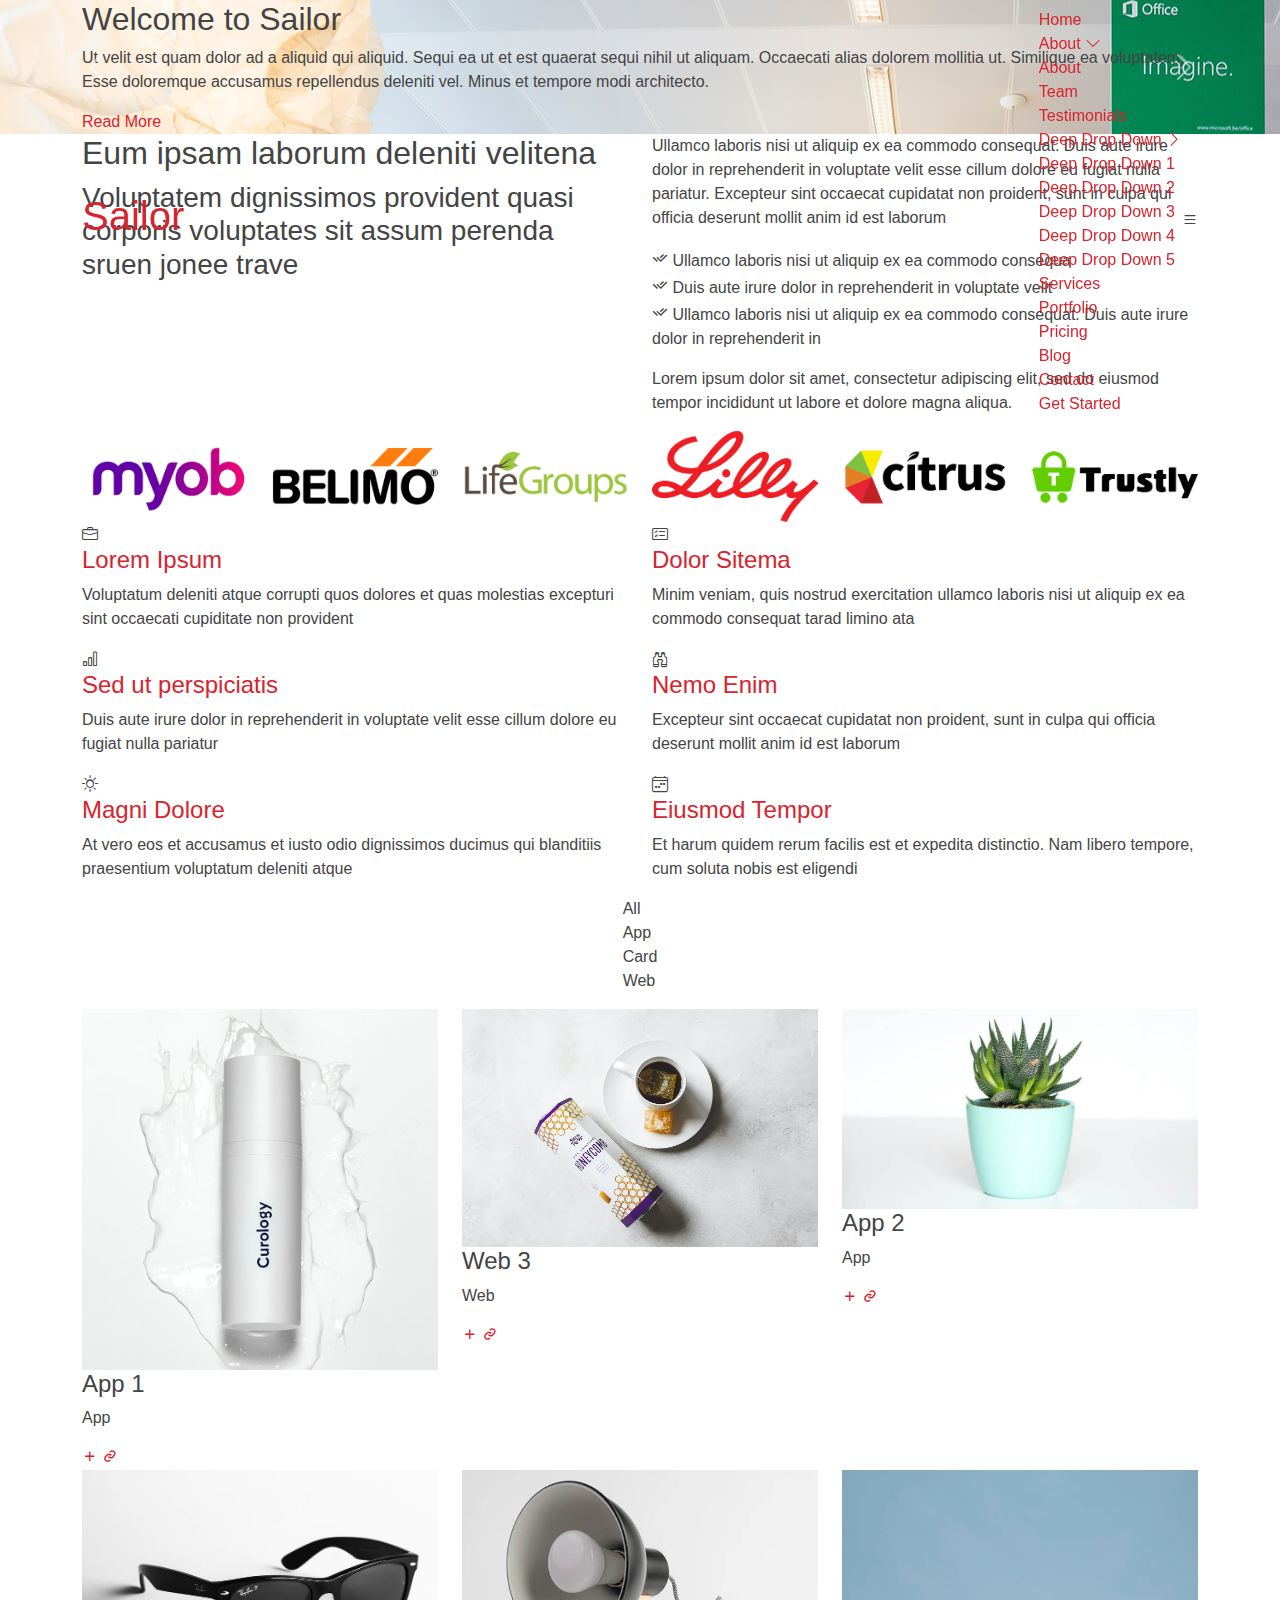
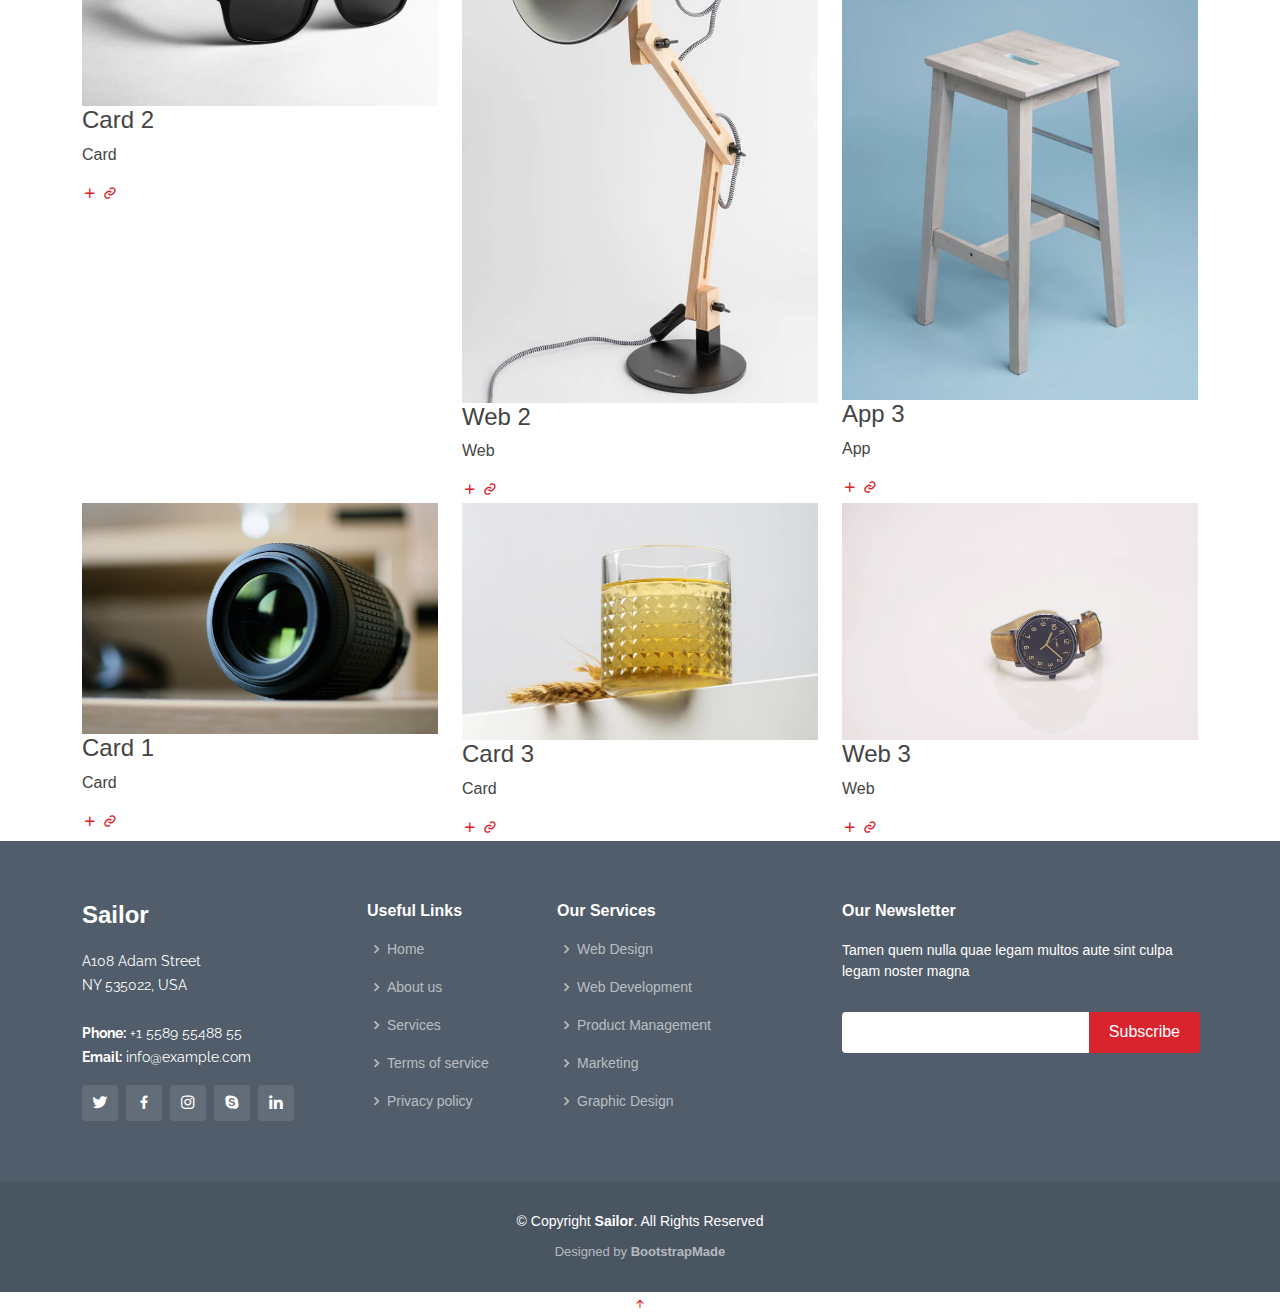
<file: index.html>
<!DOCTYPE html>
<html lang="en">

<head>
  <meta charset="utf-8">
  <meta content="width=device-width, initial-scale=1.0" name="viewport">

  <title>Sailor Bootstrap Template - Index</title>
  <meta content="" name="description">
  <meta content="" name="keywords">

  <!-- Favicons -->
  <link href="assets/img/favicon.png" rel="icon">
  <link href="assets/img/apple-touch-icon.png" rel="apple-touch-icon">

  <!-- Google Fonts -->
  <link href="https://fonts.googleapis.com/css?family=Open+Sans:300,300i,400,400i,600,600i,700,700i|Raleway:300,300i,400,400i,500,500i,600,600i,700,700i|Poppins:300,300i,400,400i,500,500i,600,600i,700,700i" rel="stylesheet">

  <!-- Vendor CSS Files -->
  <link href="assets/vendor/animate.css/animate.min.css" rel="stylesheet">
  <link href="assets/vendor/bootstrap/css/bootstrap.min.css" rel="stylesheet">
  <link href="assets/vendor/bootstrap-icons/bootstrap-icons.css" rel="stylesheet">
  <link href="assets/vendor/boxicons/css/boxicons.min.css" rel="stylesheet">
  <link href="assets/vendor/glightbox/css/glightbox.min.css" rel="stylesheet">
  <link href="assets/vendor/remixicon/remixicon.css" rel="stylesheet">
  <link href="assets/vendor/swiper/swiper-bundle.min.css" rel="stylesheet">

  <!-- Template Main CSS File -->
  <link href="assets/css/style.css" rel="stylesheet">

  <!-- =======================================================
  * Template Name: Sailor - v4.0.1
  * Template URL: https://bootstrapmade.com/sailor-free-bootstrap-theme/
  * Author: BootstrapMade.com
  * License: https://bootstrapmade.com/license/
  ======================================================== -->
</head>

<body>

  <!-- ======= Header ======= -->
  <header id="header" class="fixed-top d-flex align-items-center">
    <div class="container d-flex align-items-center">

      <h1 class="logo me-auto"><a href="index.html">Sailor</a></h1>
      <!-- Uncomment below if you prefer to use an image logo -->
      <!-- <a href="index.html" class="logo me-auto"><img src="assets/img/logo.png" alt="" class="img-fluid"></a>-->

      <nav id="navbar" class="navbar">
        <ul>
          <li><a href="index.html" class="active">Home</a></li>

          <li class="dropdown"><a href="#"><span>About</span> <i class="bi bi-chevron-down"></i></a>
            <ul>
              <li><a href="about.html">About</a></li>
              <li><a href="team.html">Team</a></li>
              <li><a href="testimonials.html">Testimonials</a></li>

              <li class="dropdown"><a href="#"><span>Deep Drop Down</span> <i class="bi bi-chevron-right"></i></a>
                <ul>
                  <li><a href="#">Deep Drop Down 1</a></li>
                  <li><a href="#">Deep Drop Down 2</a></li>
                  <li><a href="#">Deep Drop Down 3</a></li>
                  <li><a href="#">Deep Drop Down 4</a></li>
                  <li><a href="#">Deep Drop Down 5</a></li>
                </ul>
              </li>
            </ul>
          </li>
          <li><a href="services.html">Services</a></li>
          <li><a href="portfolio.html">Portfolio</a></li>
          <li><a href="pricing.html">Pricing</a></li>
          <li><a href="blog.html">Blog</a></li>

          <li><a href="contact.html">Contact</a></li>
          <li><a href="index.html" class="getstarted">Get Started</a></li>
        </ul>
        <i class="bi bi-list mobile-nav-toggle"></i>
      </nav><!-- .navbar -->

    </div>
  </header><!-- End Header -->

  <!-- ======= Hero Section ======= -->
  <section id="hero">
    <div id="heroCarousel" data-bs-interval="5000" class="carousel slide carousel-fade" data-bs-ride="carousel">

      <ol class="carousel-indicators" id="hero-carousel-indicators"></ol>

      <div class="carousel-inner" role="listbox">

        <!-- Slide 1 -->
        <div class="carousel-item active" style="background-image: url(assets/img/slide/slide-1.jpg)">
          <div class="carousel-container">
            <div class="container">
              <h2 class="animate__animated animate__fadeInDown">Welcome to <span>Sailor</span></h2>
              <p class="animate__animated animate__fadeInUp">Ut velit est quam dolor ad a aliquid qui aliquid. Sequi ea ut et est quaerat sequi nihil ut aliquam. Occaecati alias dolorem mollitia ut. Similique ea voluptatem. Esse doloremque accusamus repellendus deleniti vel. Minus et tempore modi architecto.</p>
              <a href="#about" class="btn-get-started animate__animated animate__fadeInUp scrollto">Read More</a>
            </div>
          </div>
        </div>

        <!-- Slide 2 -->
        <div class="carousel-item" style="background-image: url(assets/img/slide/slide-2.jpg)">
          <div class="carousel-container">
            <div class="container">
              <h2 class="animate__animated animate__fadeInDown">Lorem Ipsum Dolor</h2>
              <p class="animate__animated animate__fadeInUp">Ut velit est quam dolor ad a aliquid qui aliquid. Sequi ea ut et est quaerat sequi nihil ut aliquam. Occaecati alias dolorem mollitia ut. Similique ea voluptatem. Esse doloremque accusamus repellendus deleniti vel. Minus et tempore modi architecto.</p>
              <a href="#about" class="btn-get-started animate__animated animate__fadeInUp scrollto">Read More</a>
            </div>
          </div>
        </div>

        <!-- Slide 3 -->
        <div class="carousel-item" style="background-image: url(assets/img/slide/slide-3.jpg)">
          <div class="carousel-container">
            <div class="container">
              <h2 class="animate__animated animate__fadeInDown">Sequi ea ut et est quaerat</h2>
              <p class="animate__animated animate__fadeInUp">Ut velit est quam dolor ad a aliquid qui aliquid. Sequi ea ut et est quaerat sequi nihil ut aliquam. Occaecati alias dolorem mollitia ut. Similique ea voluptatem. Esse doloremque accusamus repellendus deleniti vel. Minus et tempore modi architecto.</p>
              <a href="#about" class="btn-get-started animate__animated animate__fadeInUp scrollto">Read More</a>
            </div>
          </div>
        </div>

      </div>

      <a class="carousel-control-prev" href="#heroCarousel" role="button" data-bs-slide="prev">
        <span class="carousel-control-prev-icon bi bi-chevron-left" aria-hidden="true"></span>
      </a>

      <a class="carousel-control-next" href="#heroCarousel" role="button" data-bs-slide="next">
        <span class="carousel-control-next-icon bi bi-chevron-right" aria-hidden="true"></span>
      </a>

    </div>
  </section><!-- End Hero -->

  <main id="main">

    <!-- ======= About Section ======= -->
    <section id="about" class="about">
      <div class="container">

        <div class="row content">
          <div class="col-lg-6">
            <h2>Eum ipsam laborum deleniti velitena</h2>
            <h3>Voluptatem dignissimos provident quasi corporis voluptates sit assum perenda sruen jonee trave</h3>
          </div>
          <div class="col-lg-6 pt-4 pt-lg-0">
            <p>
              Ullamco laboris nisi ut aliquip ex ea commodo consequat. Duis aute irure dolor in reprehenderit in voluptate
              velit esse cillum dolore eu fugiat nulla pariatur. Excepteur sint occaecat cupidatat non proident, sunt in
              culpa qui officia deserunt mollit anim id est laborum
            </p>
            <ul>
              <li><i class="ri-check-double-line"></i> Ullamco laboris nisi ut aliquip ex ea commodo consequa</li>
              <li><i class="ri-check-double-line"></i> Duis aute irure dolor in reprehenderit in voluptate velit</li>
              <li><i class="ri-check-double-line"></i> Ullamco laboris nisi ut aliquip ex ea commodo consequat. Duis aute irure dolor in reprehenderit in</li>
            </ul>
            <p class="font-italic">
              Lorem ipsum dolor sit amet, consectetur adipiscing elit, sed do eiusmod tempor incididunt ut labore et dolore
              magna aliqua.
            </p>
          </div>
        </div>

      </div>
    </section><!-- End About Section -->

    <!-- ======= Clients Section ======= -->
    <section id="clients" class="clients section-bg">
      <div class="container">

        <div class="row">

          <div class="col-lg-2 col-md-4 col-6 d-flex align-items-center justify-content-center">
            <img src="assets/img/clients/client-1.png" class="img-fluid" alt="">
          </div>

          <div class="col-lg-2 col-md-4 col-6 d-flex align-items-center justify-content-center">
            <img src="assets/img/clients/client-2.png" class="img-fluid" alt="">
          </div>

          <div class="col-lg-2 col-md-4 col-6 d-flex align-items-center justify-content-center">
            <img src="assets/img/clients/client-3.png" class="img-fluid" alt="">
          </div>

          <div class="col-lg-2 col-md-4 col-6 d-flex align-items-center justify-content-center">
            <img src="assets/img/clients/client-4.png" class="img-fluid" alt="">
          </div>

          <div class="col-lg-2 col-md-4 col-6 d-flex align-items-center justify-content-center">
            <img src="assets/img/clients/client-5.png" class="img-fluid" alt="">
          </div>

          <div class="col-lg-2 col-md-4 col-6 d-flex align-items-center justify-content-center">
            <img src="assets/img/clients/client-6.png" class="img-fluid" alt="">
          </div>

        </div>

      </div>
    </section><!-- End Clients Section -->

    <!-- ======= Services Section ======= -->
    <section id="services" class="services">
      <div class="container">

        <div class="row">
          <div class="col-md-6">
            <div class="icon-box">
              <i class="bi bi-briefcase"></i>
              <h4><a href="#">Lorem Ipsum</a></h4>
              <p>Voluptatum deleniti atque corrupti quos dolores et quas molestias excepturi sint occaecati cupiditate non provident</p>
            </div>
          </div>
          <div class="col-md-6 mt-4 mt-md-0">
            <div class="icon-box">
              <i class="bi bi-card-checklist"></i>
              <h4><a href="#">Dolor Sitema</a></h4>
              <p>Minim veniam, quis nostrud exercitation ullamco laboris nisi ut aliquip ex ea commodo consequat tarad limino ata</p>
            </div>
          </div>
          <div class="col-md-6 mt-4 mt-md-0">
            <div class="icon-box">
              <i class="bi bi-bar-chart"></i>
              <h4><a href="#">Sed ut perspiciatis</a></h4>
              <p>Duis aute irure dolor in reprehenderit in voluptate velit esse cillum dolore eu fugiat nulla pariatur</p>
            </div>
          </div>
          <div class="col-md-6 mt-4 mt-md-0">
            <div class="icon-box">
              <i class="bi bi-binoculars"></i>
              <h4><a href="#">Nemo Enim</a></h4>
              <p>Excepteur sint occaecat cupidatat non proident, sunt in culpa qui officia deserunt mollit anim id est laborum</p>
            </div>
          </div>
          <div class="col-md-6 mt-4 mt-md-0">
            <div class="icon-box">
              <i class="bi bi-brightness-high"></i>
              <h4><a href="#">Magni Dolore</a></h4>
              <p>At vero eos et accusamus et iusto odio dignissimos ducimus qui blanditiis praesentium voluptatum deleniti atque</p>
            </div>
          </div>
          <div class="col-md-6 mt-4 mt-md-0">
            <div class="icon-box">
              <i class="bi bi-calendar4-week"></i>
              <h4><a href="#">Eiusmod Tempor</a></h4>
              <p>Et harum quidem rerum facilis est et expedita distinctio. Nam libero tempore, cum soluta nobis est eligendi</p>
            </div>
          </div>
        </div>

      </div>
    </section><!-- End Services Section -->

    <!-- ======= Portfolio Section ======= -->
    <section id="portfolio" class="portfolio">
      <div class="container">

        <div class="row">
          <div class="col-lg-12 d-flex justify-content-center">
            <ul id="portfolio-flters">
              <li data-filter="*" class="filter-active">All</li>
              <li data-filter=".filter-app">App</li>
              <li data-filter=".filter-card">Card</li>
              <li data-filter=".filter-web">Web</li>
            </ul>
          </div>
        </div>

        <div class="row portfolio-container">

          <div class="col-lg-4 col-md-6 portfolio-item filter-app">
            <div class="portfolio-wrap">
              <img src="assets/img/portfolio/portfolio-1.jpg" class="img-fluid" alt="">
              <div class="portfolio-info">
                <h4>App 1</h4>
                <p>App</p>
                <div class="portfolio-links">
                  <a href="assets/img/portfolio/portfolio-1.jpg" data-gallery="portfolioGallery" class="portfolio-lightbox" title="App 1"><i class="bx bx-plus"></i></a>
                  <a href="portfolio-details.html" class="portfolio-details-lightbox" data-glightbox="type: external" title="Portfolio Details"><i class="bx bx-link"></i></a>
                </div>
              </div>
            </div>
          </div>

          <div class="col-lg-4 col-md-6 portfolio-item filter-web">
            <div class="portfolio-wrap">
              <img src="assets/img/portfolio/portfolio-2.jpg" class="img-fluid" alt="">
              <div class="portfolio-info">
                <h4>Web 3</h4>
                <p>Web</p>
                <div class="portfolio-links">
                  <a href="assets/img/portfolio/portfolio-2.jpg" data-gallery="portfolioGallery" class="portfolio-lightbox" title="Web 3"><i class="bx bx-plus"></i></a>
                  <a href="portfolio-details.html" class="portfolio-details-lightbox" data-glightbox="type: external" title="Portfolio Details"><i class="bx bx-link"></i></a>
                </div>
              </div>
            </div>
          </div>

          <div class="col-lg-4 col-md-6 portfolio-item filter-app">
            <div class="portfolio-wrap">
              <img src="assets/img/portfolio/portfolio-3.jpg" class="img-fluid" alt="">
              <div class="portfolio-info">
                <h4>App 2</h4>
                <p>App</p>
                <div class="portfolio-links">
                  <a href="assets/img/portfolio/portfolio-3.jpg" data-gallery="portfolioGallery" class="portfolio-lightbox" title="App 2"><i class="bx bx-plus"></i></a>
                  <a href="portfolio-details.html" class="portfolio-details-lightbox" data-glightbox="type: external" title="Portfolio Details"><i class="bx bx-link"></i></a>
                </div>
              </div>
            </div>
          </div>

          <div class="col-lg-4 col-md-6 portfolio-item filter-card">
            <div class="portfolio-wrap">
              <img src="assets/img/portfolio/portfolio-4.jpg" class="img-fluid" alt="">
              <div class="portfolio-info">
                <h4>Card 2</h4>
                <p>Card</p>
                <div class="portfolio-links">
                  <a href="assets/img/portfolio/portfolio-4.jpg" data-gallery="portfolioGallery" class="portfolio-lightbox" title="Card 2"><i class="bx bx-plus"></i></a>
                  <a href="portfolio-details.html" class="portfolio-details-lightbox" data-glightbox="type: external" title="Portfolio Details"><i class="bx bx-link"></i></a>
                </div>
              </div>
            </div>
          </div>

          <div class="col-lg-4 col-md-6 portfolio-item filter-web">
            <div class="portfolio-wrap">
              <img src="assets/img/portfolio/portfolio-5.jpg" class="img-fluid" alt="">
              <div class="portfolio-info">
                <h4>Web 2</h4>
                <p>Web</p>
                <div class="portfolio-links">
                  <a href="assets/img/portfolio/portfolio-5.jpg" data-gallery="portfolioGallery" class="portfolio-lightbox" title="Web 2"><i class="bx bx-plus"></i></a>
                  <a href="portfolio-details.html" class="portfolio-details-lightbox" data-glightbox="type: external" title="Portfolio Details"><i class="bx bx-link"></i></a>
                </div>
              </div>
            </div>
          </div>

          <div class="col-lg-4 col-md-6 portfolio-item filter-app">
            <div class="portfolio-wrap">
              <img src="assets/img/portfolio/portfolio-6.jpg" class="img-fluid" alt="">
              <div class="portfolio-info">
                <h4>App 3</h4>
                <p>App</p>
                <div class="portfolio-links">
                  <a href="assets/img/portfolio/portfolio-6.jpg" data-gallery="portfolioGallery" class="portfolio-lightbox" title="App 3"><i class="bx bx-plus"></i></a>
                  <a href="portfolio-details.html" class="portfolio-details-lightbox" data-glightbox="type: external" title="Portfolio Details"><i class="bx bx-link"></i></a>
                </div>
              </div>
            </div>
          </div>

          <div class="col-lg-4 col-md-6 portfolio-item filter-card">
            <div class="portfolio-wrap">
              <img src="assets/img/portfolio/portfolio-7.jpg" class="img-fluid" alt="">
              <div class="portfolio-info">
                <h4>Card 1</h4>
                <p>Card</p>
                <div class="portfolio-links">
                  <a href="assets/img/portfolio/portfolio-7.jpg" data-gallery="portfolioGallery" class="portfolio-lightbox" title="Card 1"><i class="bx bx-plus"></i></a>
                  <a href="portfolio-details.html" class="portfolio-details-lightbox" data-glightbox="type: external" title="Portfolio Details"><i class="bx bx-link"></i></a>
                </div>
              </div>
            </div>
          </div>

          <div class="col-lg-4 col-md-6 portfolio-item filter-card">
            <div class="portfolio-wrap">
              <img src="assets/img/portfolio/portfolio-8.jpg" class="img-fluid" alt="">
              <div class="portfolio-info">
                <h4>Card 3</h4>
                <p>Card</p>
                <div class="portfolio-links">
                  <a href="assets/img/portfolio/portfolio-8.jpg" data-gallery="portfolioGallery" class="portfolio-lightbox" title="Card 3"><i class="bx bx-plus"></i></a>
                  <a href="portfolio-details.html" class="portfolio-details-lightbox" data-glightbox="type: external" title="Portfolio Details"><i class="bx bx-link"></i></a>
                </div>
              </div>
            </div>
          </div>

          <div class="col-lg-4 col-md-6 portfolio-item filter-web">
            <div class="portfolio-wrap">
              <img src="assets/img/portfolio/portfolio-9.jpg" class="img-fluid" alt="">
              <div class="portfolio-info">
                <h4>Web 3</h4>
                <p>Web</p>
                <div class="portfolio-links">
                  <a href="assets/img/portfolio/portfolio-9.jpg" data-gallery="portfolioGallery" class="portfolio-lightbox" title="Web 3"><i class="bx bx-plus"></i></a>
                  <a href="portfolio-details.html" class="portfolio-details-lightbox" data-glightbox="type: external" title="Portfolio Details"><i class="bx bx-link"></i></a>
                </div>
              </div>
            </div>
          </div>

        </div>

      </div>
    </section><!-- End Portfolio Section -->

  </main><!-- End #main -->

  <!-- ======= Footer ======= -->
  <footer id="footer">
    <div class="footer-top">
      <div class="container">
        <div class="row">

          <div class="col-lg-3 col-md-6">
            <div class="footer-info">
              <h3>Sailor</h3>
              <p>
                A108 Adam Street <br>
                NY 535022, USA<br><br>
                <strong>Phone:</strong> +1 5589 55488 55<br>
                <strong>Email:</strong> info@example.com<br>
              </p>
              <div class="social-links mt-3">
                <a href="#" class="twitter"><i class="bx bxl-twitter"></i></a>
                <a href="#" class="facebook"><i class="bx bxl-facebook"></i></a>
                <a href="#" class="instagram"><i class="bx bxl-instagram"></i></a>
                <a href="#" class="google-plus"><i class="bx bxl-skype"></i></a>
                <a href="#" class="linkedin"><i class="bx bxl-linkedin"></i></a>
              </div>
            </div>
          </div>

          <div class="col-lg-2 col-md-6 footer-links">
            <h4>Useful Links</h4>
            <ul>
              <li><i class="bx bx-chevron-right"></i> <a href="#">Home</a></li>
              <li><i class="bx bx-chevron-right"></i> <a href="#">About us</a></li>
              <li><i class="bx bx-chevron-right"></i> <a href="#">Services</a></li>
              <li><i class="bx bx-chevron-right"></i> <a href="#">Terms of service</a></li>
              <li><i class="bx bx-chevron-right"></i> <a href="#">Privacy policy</a></li>
            </ul>
          </div>

          <div class="col-lg-3 col-md-6 footer-links">
            <h4>Our Services</h4>
            <ul>
              <li><i class="bx bx-chevron-right"></i> <a href="#">Web Design</a></li>
              <li><i class="bx bx-chevron-right"></i> <a href="#">Web Development</a></li>
              <li><i class="bx bx-chevron-right"></i> <a href="#">Product Management</a></li>
              <li><i class="bx bx-chevron-right"></i> <a href="#">Marketing</a></li>
              <li><i class="bx bx-chevron-right"></i> <a href="#">Graphic Design</a></li>
            </ul>
          </div>

          <div class="col-lg-4 col-md-6 footer-newsletter">
            <h4>Our Newsletter</h4>
            <p>Tamen quem nulla quae legam multos aute sint culpa legam noster magna</p>
            <form action="" method="post">
              <input type="email" name="email"><input type="submit" value="Subscribe">
            </form>

          </div>

        </div>
      </div>
    </div>

    <div class="container">
      <div class="copyright">
        &copy; Copyright <strong><span>Sailor</span></strong>. All Rights Reserved
      </div>
      <div class="credits">
        <!-- All the links in the footer should remain intact. -->
        <!-- You can delete the links only if you purchased the pro version. -->
        <!-- Licensing information: https://bootstrapmade.com/license/ -->
        <!-- Purchase the pro version with working PHP/AJAX contact form: https://bootstrapmade.com/sailor-free-bootstrap-theme/ -->
        Designed by <a href="https://bootstrapmade.com/">BootstrapMade</a>
      </div>
    </div>
  </footer><!-- End Footer -->

  <a href="#" class="back-to-top d-flex align-items-center justify-content-center"><i class="bi bi-arrow-up-short"></i></a>

  <!-- Vendor JS Files -->
  <script src="assets/vendor/bootstrap/js/bootstrap.bundle.min.js"></script>
  <script src="assets/vendor/glightbox/js/glightbox.min.js"></script>
  <script src="assets/vendor/isotope-layout/isotope.pkgd.min.js"></script>
  <script src="assets/vendor/php-email-form/validate.js"></script>
  <script src="assets/vendor/swiper/swiper-bundle.min.js"></script>
  <script src="assets/vendor/waypoints/noframework.waypoints.js"></script>

  <!-- Template Main JS File -->
  <script src="assets/js/main.js"></script>

</body>

</html>
</file>
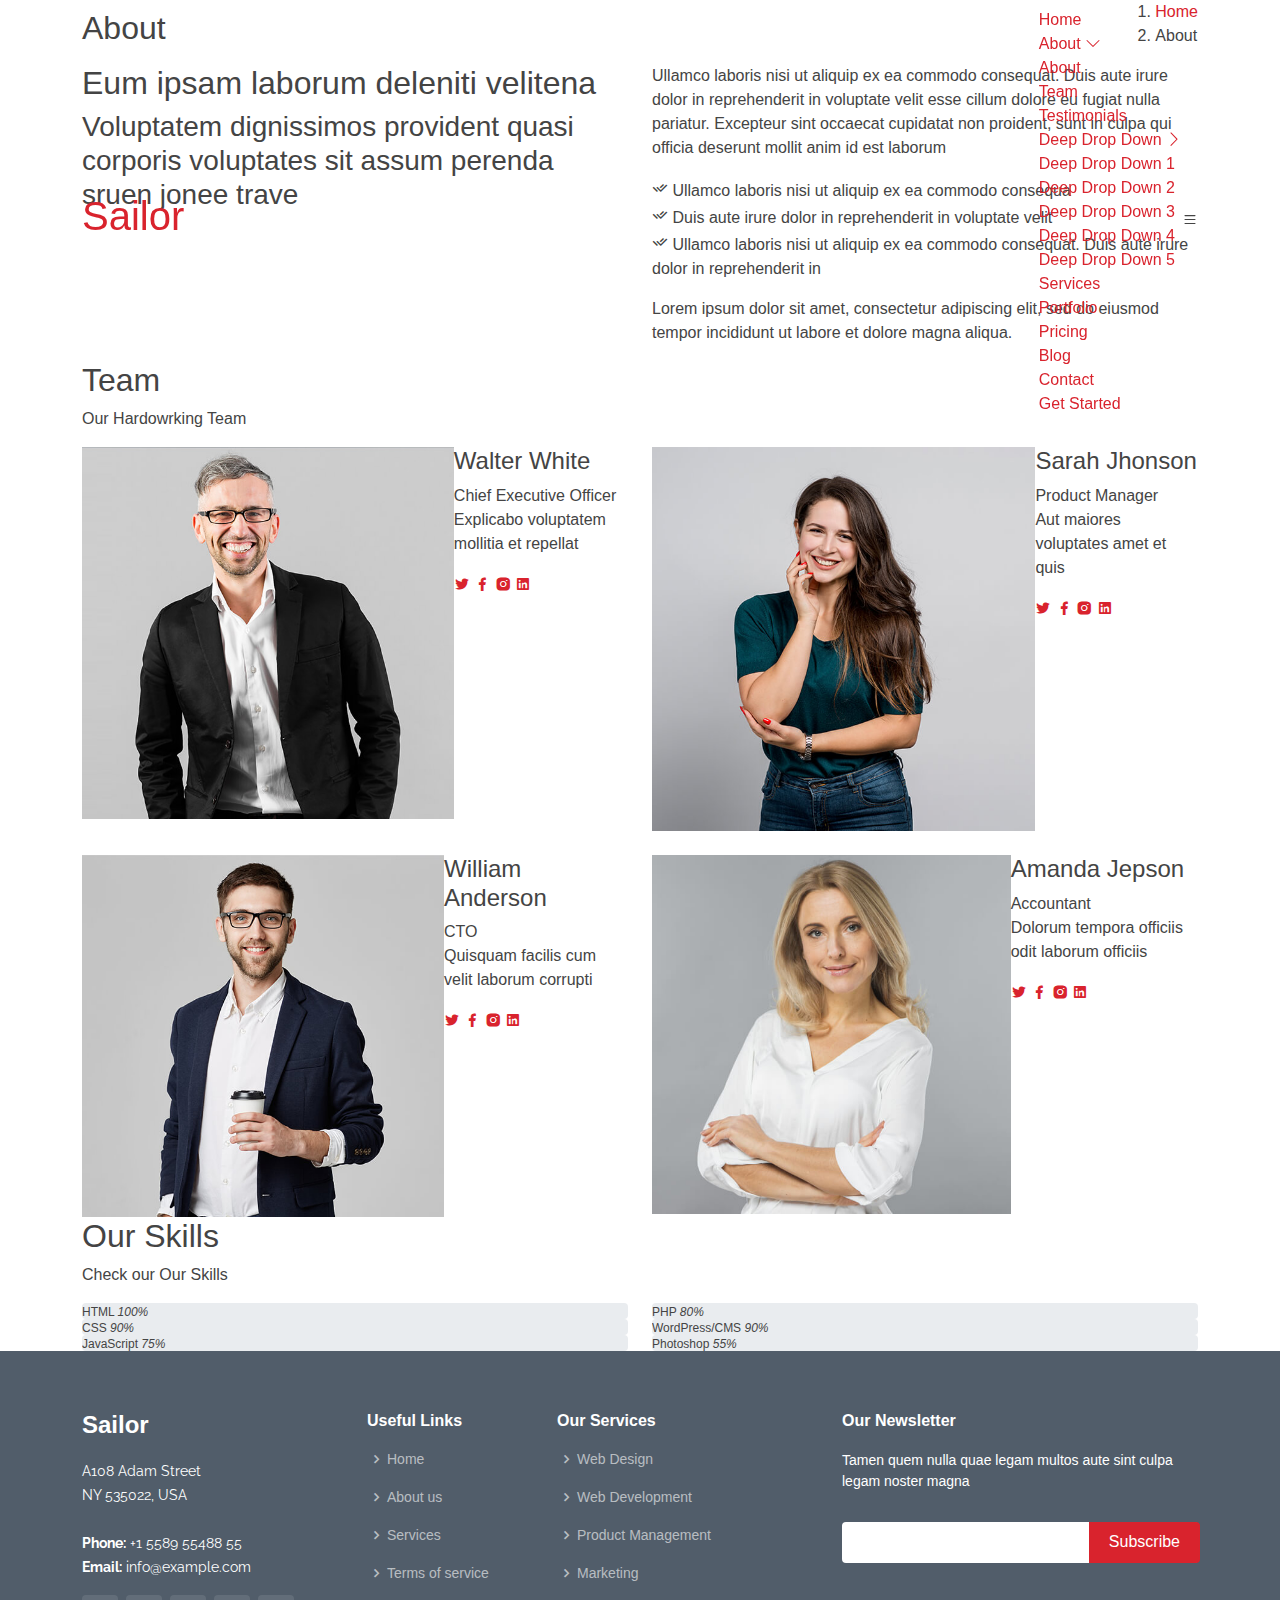
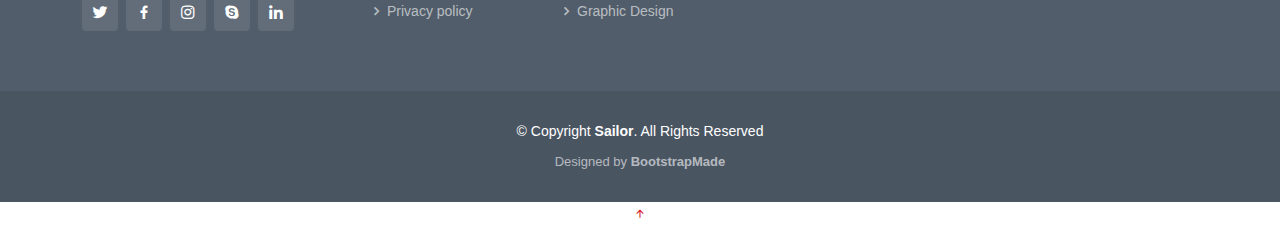
<file: about.html>
<!DOCTYPE html>
<html lang="en">

<head>
  <meta charset="utf-8">
  <meta content="width=device-width, initial-scale=1.0" name="viewport">

  <title>About - Sailor Bootstrap Template</title>
  <meta content="" name="description">
  <meta content="" name="keywords">

  <!-- Favicons -->
  <link href="assets/img/favicon.png" rel="icon">
  <link href="assets/img/apple-touch-icon.png" rel="apple-touch-icon">

  <!-- Google Fonts -->
  <link href="https://fonts.googleapis.com/css?family=Open+Sans:300,300i,400,400i,600,600i,700,700i|Raleway:300,300i,400,400i,500,500i,600,600i,700,700i|Poppins:300,300i,400,400i,500,500i,600,600i,700,700i" rel="stylesheet">

  <!-- Vendor CSS Files -->
  <link href="assets/vendor/animate.css/animate.min.css" rel="stylesheet">
  <link href="assets/vendor/bootstrap/css/bootstrap.min.css" rel="stylesheet">
  <link href="assets/vendor/bootstrap-icons/bootstrap-icons.css" rel="stylesheet">
  <link href="assets/vendor/boxicons/css/boxicons.min.css" rel="stylesheet">
  <link href="assets/vendor/glightbox/css/glightbox.min.css" rel="stylesheet">
  <link href="assets/vendor/remixicon/remixicon.css" rel="stylesheet">
  <link href="assets/vendor/swiper/swiper-bundle.min.css" rel="stylesheet">

  <!-- Template Main CSS File -->
  <link href="assets/css/style.css" rel="stylesheet">

  <!-- =======================================================
  * Template Name: Sailor - v4.0.1
  * Template URL: https://bootstrapmade.com/sailor-free-bootstrap-theme/
  * Author: BootstrapMade.com
  * License: https://bootstrapmade.com/license/
  ======================================================== -->
</head>

<body>

  <!-- ======= Header ======= -->
  <header id="header" class="fixed-top d-flex align-items-center">
    <div class="container d-flex align-items-center">

      <h1 class="logo me-auto"><a href="index.html">Sailor</a></h1>
      <!-- Uncomment below if you prefer to use an image logo -->
      <!-- <a href="index.html" class="logo me-auto"><img src="assets/img/logo.png" alt="" class="img-fluid"></a>-->

      <nav id="navbar" class="navbar">
        <ul>
          <li><a href="index.html">Home</a></li>

          <li class="dropdown"><a href="#"><span>About</span> <i class="bi bi-chevron-down"></i></a>
            <ul>
              <li><a href="about.html" class="active">About</a></li>
              <li><a href="team.html">Team</a></li>
              <li><a href="testimonials.html">Testimonials</a></li>

              <li class="dropdown"><a href="#"><span>Deep Drop Down</span> <i class="bi bi-chevron-right"></i></a>
                <ul>
                  <li><a href="#">Deep Drop Down 1</a></li>
                  <li><a href="#">Deep Drop Down 2</a></li>
                  <li><a href="#">Deep Drop Down 3</a></li>
                  <li><a href="#">Deep Drop Down 4</a></li>
                  <li><a href="#">Deep Drop Down 5</a></li>
                </ul>
              </li>
            </ul>
          </li>
          <li><a href="services.html">Services</a></li>
          <li><a href="portfolio.html">Portfolio</a></li>
          <li><a href="pricing.html">Pricing</a></li>
          <li><a href="blog.html">Blog</a></li>

          <li><a href="contact.html">Contact</a></li>
          <li><a href="index.html" class="getstarted">Get Started</a></li>
        </ul>
        <i class="bi bi-list mobile-nav-toggle"></i>
      </nav><!-- .navbar -->

    </div>
  </header><!-- End Header -->

  <main id="main">

    <!-- ======= Breadcrumbs ======= -->
    <section id="breadcrumbs" class="breadcrumbs">
      <div class="container">

        <div class="d-flex justify-content-between align-items-center">
          <h2>About</h2>
          <ol>
            <li><a href="index.html">Home</a></li>
            <li>About</li>
          </ol>
        </div>

      </div>
    </section><!-- End Breadcrumbs -->

    <!-- ======= About Section ======= -->
    <section id="about" class="about">
      <div class="container">

        <div class="row content">
          <div class="col-lg-6">
            <h2>Eum ipsam laborum deleniti velitena</h2>
            <h3>Voluptatem dignissimos provident quasi corporis voluptates sit assum perenda sruen jonee trave</h3>
          </div>
          <div class="col-lg-6 pt-4 pt-lg-0">
            <p>
              Ullamco laboris nisi ut aliquip ex ea commodo consequat. Duis aute irure dolor in reprehenderit in voluptate
              velit esse cillum dolore eu fugiat nulla pariatur. Excepteur sint occaecat cupidatat non proident, sunt in
              culpa qui officia deserunt mollit anim id est laborum
            </p>
            <ul>
              <li><i class="ri-check-double-line"></i> Ullamco laboris nisi ut aliquip ex ea commodo consequa</li>
              <li><i class="ri-check-double-line"></i> Duis aute irure dolor in reprehenderit in voluptate velit</li>
              <li><i class="ri-check-double-line"></i> Ullamco laboris nisi ut aliquip ex ea commodo consequat. Duis aute irure dolor in reprehenderit in</li>
            </ul>
            <p class="font-italic">
              Lorem ipsum dolor sit amet, consectetur adipiscing elit, sed do eiusmod tempor incididunt ut labore et dolore
              magna aliqua.
            </p>
          </div>
        </div>

      </div>
    </section><!-- End About Section -->

    <!-- ======= Team Section ======= -->
    <section id="team" class="team section-bg">
      <div class="container">

        <div class="section-title">
          <h2>Team</h2>
          <p>Our Hardowrking Team</p>
        </div>

        <div class="row">

          <div class="col-lg-6">
            <div class="member d-flex align-items-start">
              <div class="pic"><img src="assets/img/team/team-1.jpg" class="img-fluid" alt=""></div>
              <div class="member-info">
                <h4>Walter White</h4>
                <span>Chief Executive Officer</span>
                <p>Explicabo voluptatem mollitia et repellat</p>
                <div class="social">
                  <a href=""><i class="ri-twitter-fill"></i></a>
                  <a href=""><i class="ri-facebook-fill"></i></a>
                  <a href=""><i class="ri-instagram-fill"></i></a>
                  <a href=""> <i class="ri-linkedin-box-fill"></i> </a>
                </div>
              </div>
            </div>
          </div>

          <div class="col-lg-6 mt-4 mt-lg-0">
            <div class="member d-flex align-items-start">
              <div class="pic"><img src="assets/img/team/team-2.jpg" class="img-fluid" alt=""></div>
              <div class="member-info">
                <h4>Sarah Jhonson</h4>
                <span>Product Manager</span>
                <p>Aut maiores voluptates amet et quis</p>
                <div class="social">
                  <a href=""><i class="ri-twitter-fill"></i></a>
                  <a href=""><i class="ri-facebook-fill"></i></a>
                  <a href=""><i class="ri-instagram-fill"></i></a>
                  <a href=""> <i class="ri-linkedin-box-fill"></i> </a>
                </div>
              </div>
            </div>
          </div>

          <div class="col-lg-6 mt-4">
            <div class="member d-flex align-items-start">
              <div class="pic"><img src="assets/img/team/team-3.jpg" class="img-fluid" alt=""></div>
              <div class="member-info">
                <h4>William Anderson</h4>
                <span>CTO</span>
                <p>Quisquam facilis cum velit laborum corrupti</p>
                <div class="social">
                  <a href=""><i class="ri-twitter-fill"></i></a>
                  <a href=""><i class="ri-facebook-fill"></i></a>
                  <a href=""><i class="ri-instagram-fill"></i></a>
                  <a href=""> <i class="ri-linkedin-box-fill"></i> </a>
                </div>
              </div>
            </div>
          </div>

          <div class="col-lg-6 mt-4">
            <div class="member d-flex align-items-start">
              <div class="pic"><img src="assets/img/team/team-4.jpg" class="img-fluid" alt=""></div>
              <div class="member-info">
                <h4>Amanda Jepson</h4>
                <span>Accountant</span>
                <p>Dolorum tempora officiis odit laborum officiis</p>
                <div class="social">
                  <a href=""><i class="ri-twitter-fill"></i></a>
                  <a href=""><i class="ri-facebook-fill"></i></a>
                  <a href=""><i class="ri-instagram-fill"></i></a>
                  <a href=""> <i class="ri-linkedin-box-fill"></i> </a>
                </div>
              </div>
            </div>
          </div>

        </div>

      </div>
    </section><!-- End Team Section -->

    <!-- ======= Our Skills Section ======= -->
    <section id="skills" class="skills">
      <div class="container">

        <div class="section-title">
          <h2>Our Skills</h2>
          <p>Check our Our Skills</p>
        </div>

        <div class="row skills-content">

          <div class="col-lg-6">

            <div class="progress">
              <span class="skill">HTML <i class="val">100%</i></span>
              <div class="progress-bar-wrap">
                <div class="progress-bar" role="progressbar" aria-valuenow="100" aria-valuemin="0" aria-valuemax="100"></div>
              </div>
            </div>

            <div class="progress">
              <span class="skill">CSS <i class="val">90%</i></span>
              <div class="progress-bar-wrap">
                <div class="progress-bar" role="progressbar" aria-valuenow="90" aria-valuemin="0" aria-valuemax="100"></div>
              </div>
            </div>

            <div class="progress">
              <span class="skill">JavaScript <i class="val">75%</i></span>
              <div class="progress-bar-wrap">
                <div class="progress-bar" role="progressbar" aria-valuenow="75" aria-valuemin="0" aria-valuemax="100"></div>
              </div>
            </div>

          </div>

          <div class="col-lg-6">

            <div class="progress">
              <span class="skill">PHP <i class="val">80%</i></span>
              <div class="progress-bar-wrap">
                <div class="progress-bar" role="progressbar" aria-valuenow="80" aria-valuemin="0" aria-valuemax="100"></div>
              </div>
            </div>

            <div class="progress">
              <span class="skill">WordPress/CMS <i class="val">90%</i></span>
              <div class="progress-bar-wrap">
                <div class="progress-bar" role="progressbar" aria-valuenow="90" aria-valuemin="0" aria-valuemax="100"></div>
              </div>
            </div>

            <div class="progress">
              <span class="skill">Photoshop <i class="val">55%</i></span>
              <div class="progress-bar-wrap">
                <div class="progress-bar" role="progressbar" aria-valuenow="55" aria-valuemin="0" aria-valuemax="100"></div>
              </div>
            </div>

          </div>

        </div>

      </div>
    </section><!-- End Our Skills Section -->

  </main><!-- End #main -->

  <!-- ======= Footer ======= -->
  <footer id="footer">
    <div class="footer-top">
      <div class="container">
        <div class="row">

          <div class="col-lg-3 col-md-6">
            <div class="footer-info">
              <h3>Sailor</h3>
              <p>
                A108 Adam Street <br>
                NY 535022, USA<br><br>
                <strong>Phone:</strong> +1 5589 55488 55<br>
                <strong>Email:</strong> info@example.com<br>
              </p>
              <div class="social-links mt-3">
                <a href="#" class="twitter"><i class="bx bxl-twitter"></i></a>
                <a href="#" class="facebook"><i class="bx bxl-facebook"></i></a>
                <a href="#" class="instagram"><i class="bx bxl-instagram"></i></a>
                <a href="#" class="google-plus"><i class="bx bxl-skype"></i></a>
                <a href="#" class="linkedin"><i class="bx bxl-linkedin"></i></a>
              </div>
            </div>
          </div>

          <div class="col-lg-2 col-md-6 footer-links">
            <h4>Useful Links</h4>
            <ul>
              <li><i class="bx bx-chevron-right"></i> <a href="#">Home</a></li>
              <li><i class="bx bx-chevron-right"></i> <a href="#">About us</a></li>
              <li><i class="bx bx-chevron-right"></i> <a href="#">Services</a></li>
              <li><i class="bx bx-chevron-right"></i> <a href="#">Terms of service</a></li>
              <li><i class="bx bx-chevron-right"></i> <a href="#">Privacy policy</a></li>
            </ul>
          </div>

          <div class="col-lg-3 col-md-6 footer-links">
            <h4>Our Services</h4>
            <ul>
              <li><i class="bx bx-chevron-right"></i> <a href="#">Web Design</a></li>
              <li><i class="bx bx-chevron-right"></i> <a href="#">Web Development</a></li>
              <li><i class="bx bx-chevron-right"></i> <a href="#">Product Management</a></li>
              <li><i class="bx bx-chevron-right"></i> <a href="#">Marketing</a></li>
              <li><i class="bx bx-chevron-right"></i> <a href="#">Graphic Design</a></li>
            </ul>
          </div>

          <div class="col-lg-4 col-md-6 footer-newsletter">
            <h4>Our Newsletter</h4>
            <p>Tamen quem nulla quae legam multos aute sint culpa legam noster magna</p>
            <form action="" method="post">
              <input type="email" name="email"><input type="submit" value="Subscribe">
            </form>

          </div>

        </div>
      </div>
    </div>

    <div class="container">
      <div class="copyright">
        &copy; Copyright <strong><span>Sailor</span></strong>. All Rights Reserved
      </div>
      <div class="credits">
        <!-- All the links in the footer should remain intact. -->
        <!-- You can delete the links only if you purchased the pro version. -->
        <!-- Licensing information: https://bootstrapmade.com/license/ -->
        <!-- Purchase the pro version with working PHP/AJAX contact form: https://bootstrapmade.com/sailor-free-bootstrap-theme/ -->
        Designed by <a href="https://bootstrapmade.com/">BootstrapMade</a>
      </div>
    </div>
  </footer><!-- End Footer -->

  <a href="#" class="back-to-top d-flex align-items-center justify-content-center"><i class="bi bi-arrow-up-short"></i></a>

  <!-- Vendor JS Files -->
  <script src="assets/vendor/bootstrap/js/bootstrap.bundle.min.js"></script>
  <script src="assets/vendor/glightbox/js/glightbox.min.js"></script>
  <script src="assets/vendor/isotope-layout/isotope.pkgd.min.js"></script>
  <script src="assets/vendor/php-email-form/validate.js"></script>
  <script src="assets/vendor/swiper/swiper-bundle.min.js"></script>
  <script src="assets/vendor/waypoints/noframework.waypoints.js"></script>

  <!-- Template Main JS File -->
  <script src="assets/js/main.js"></script>

</body>

</html>
</file>
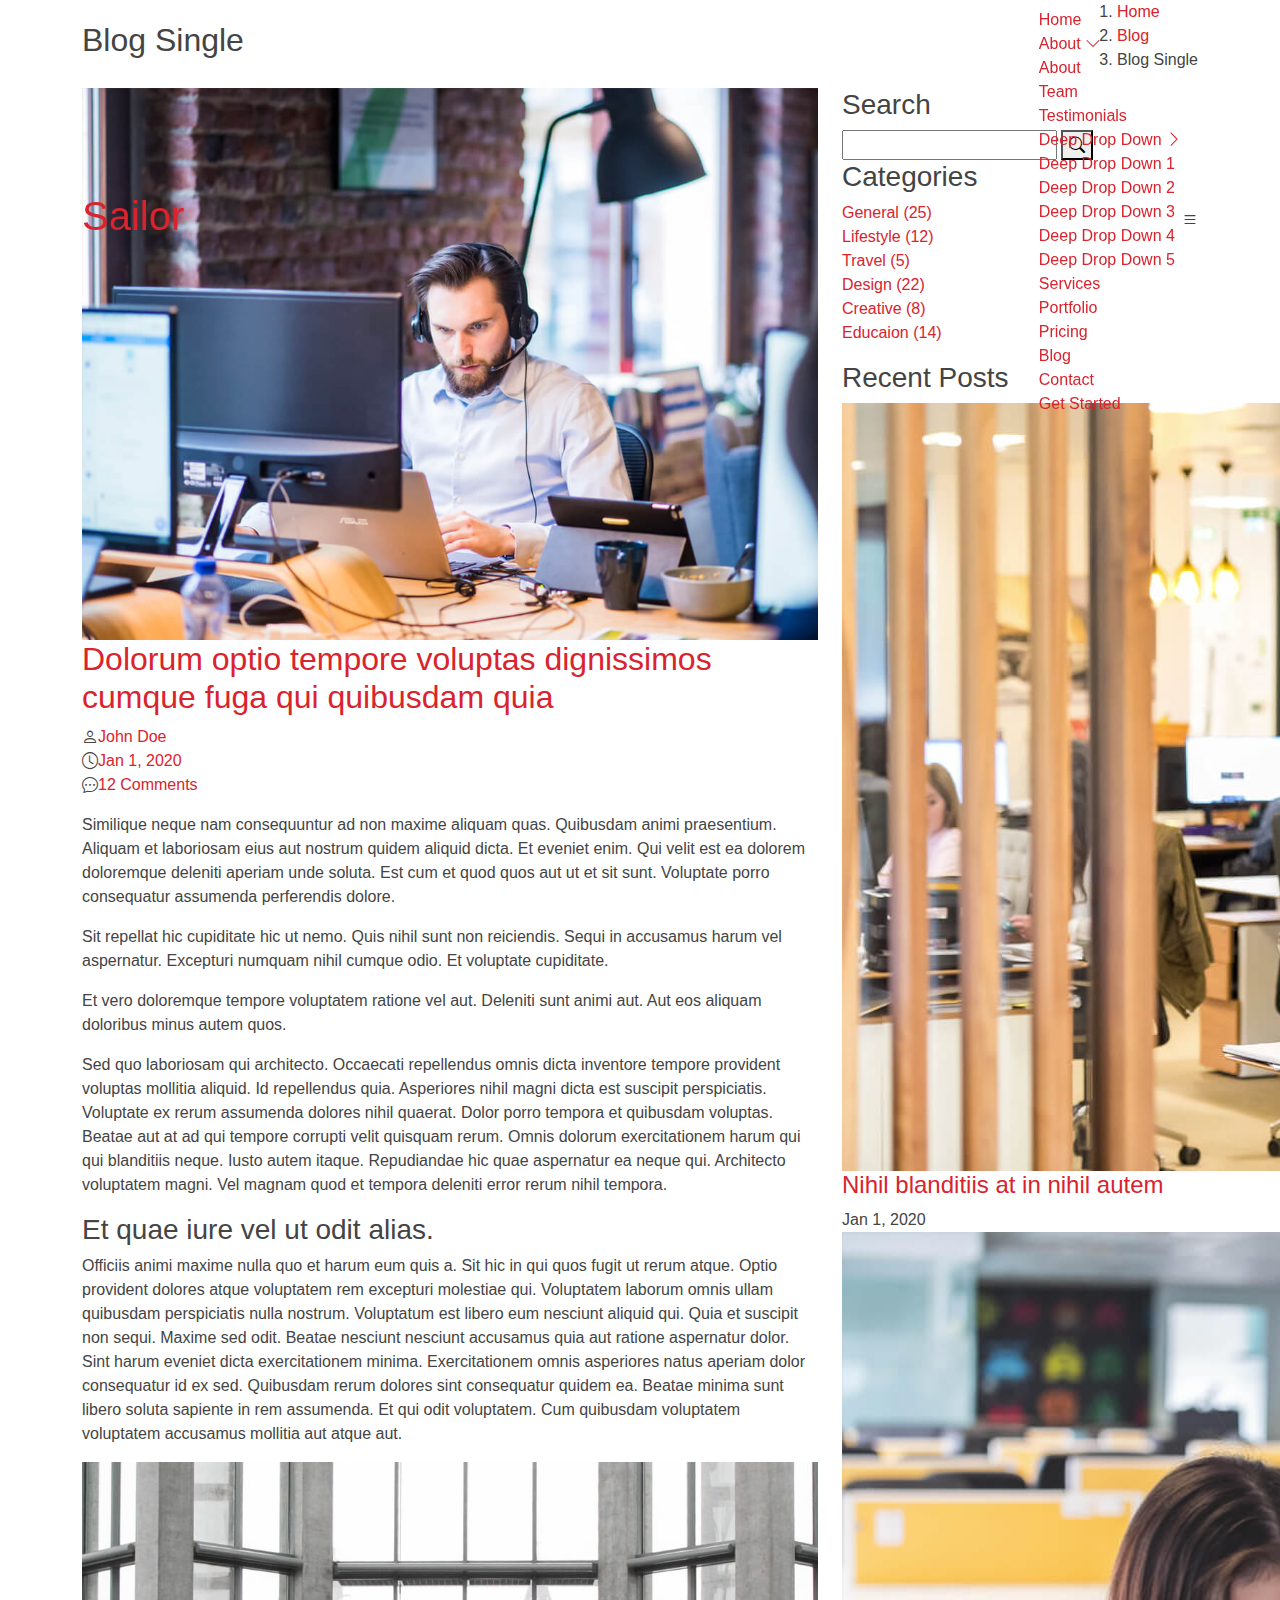
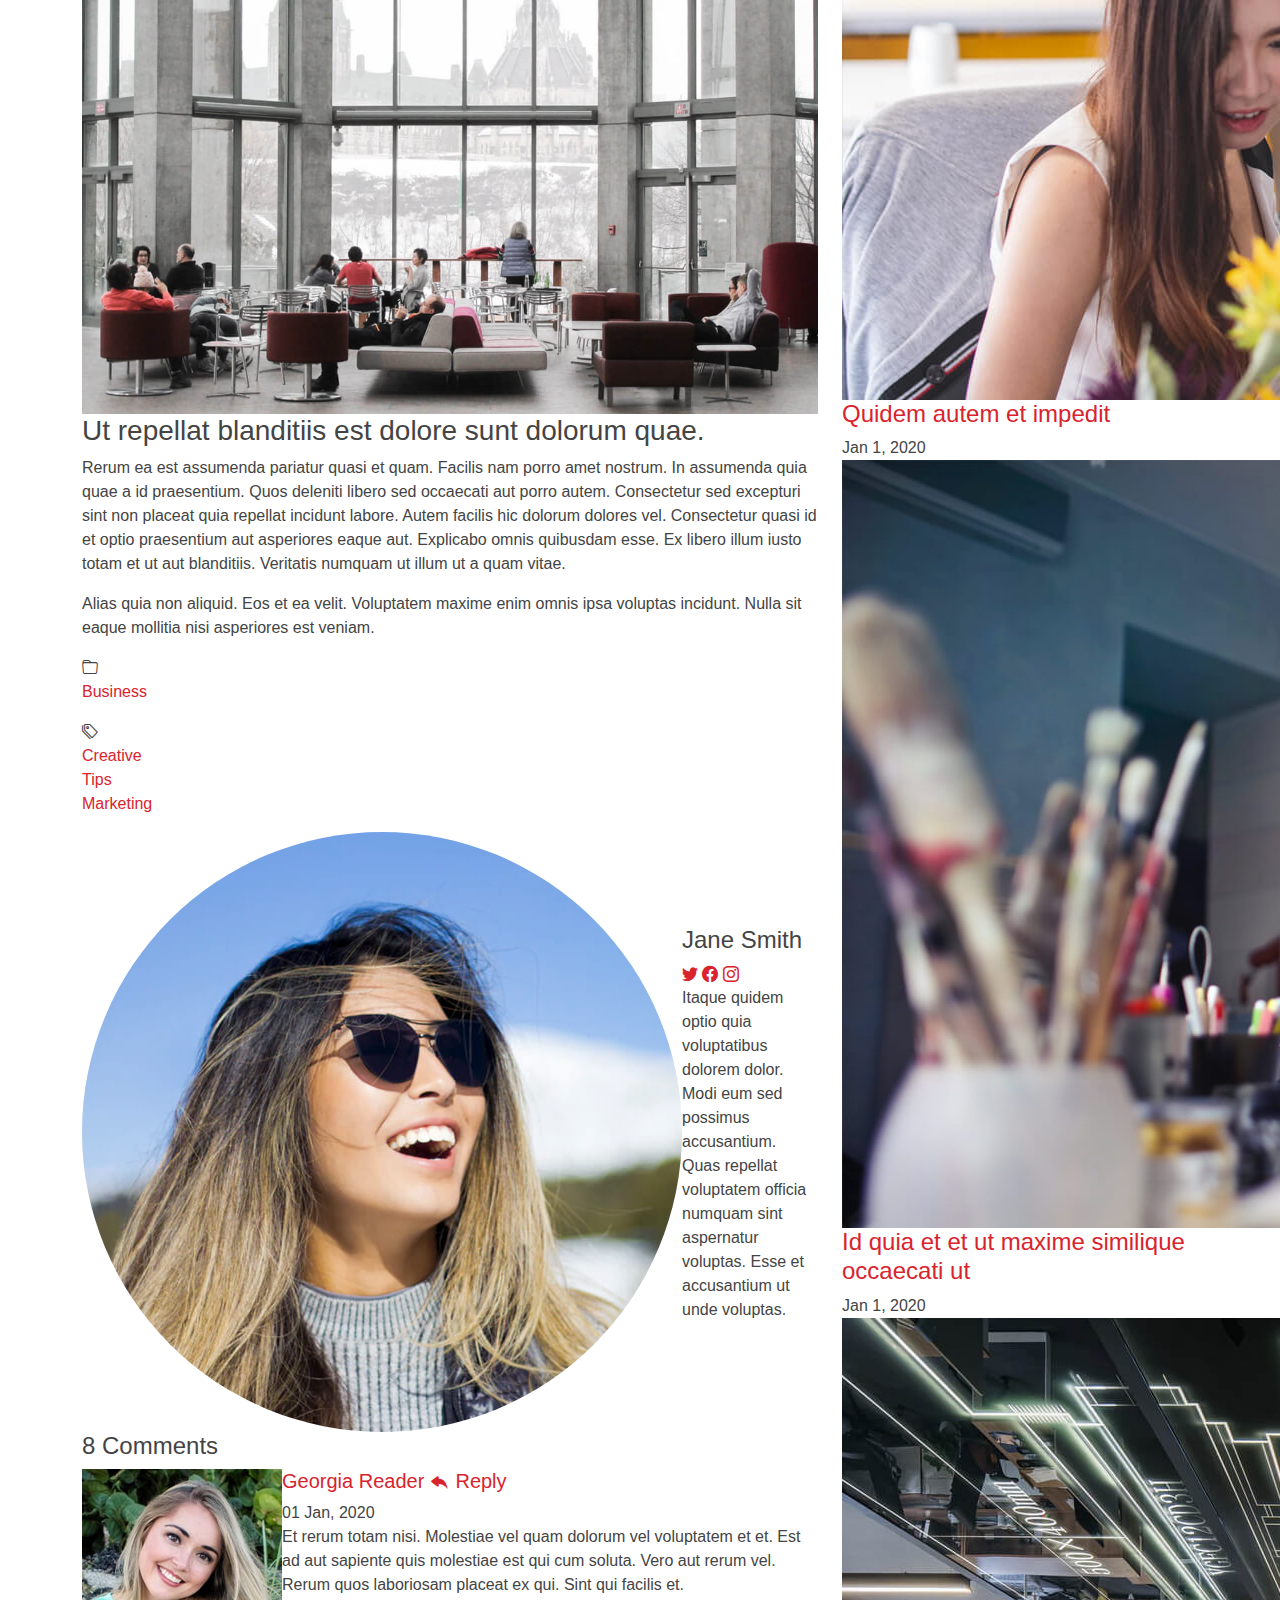
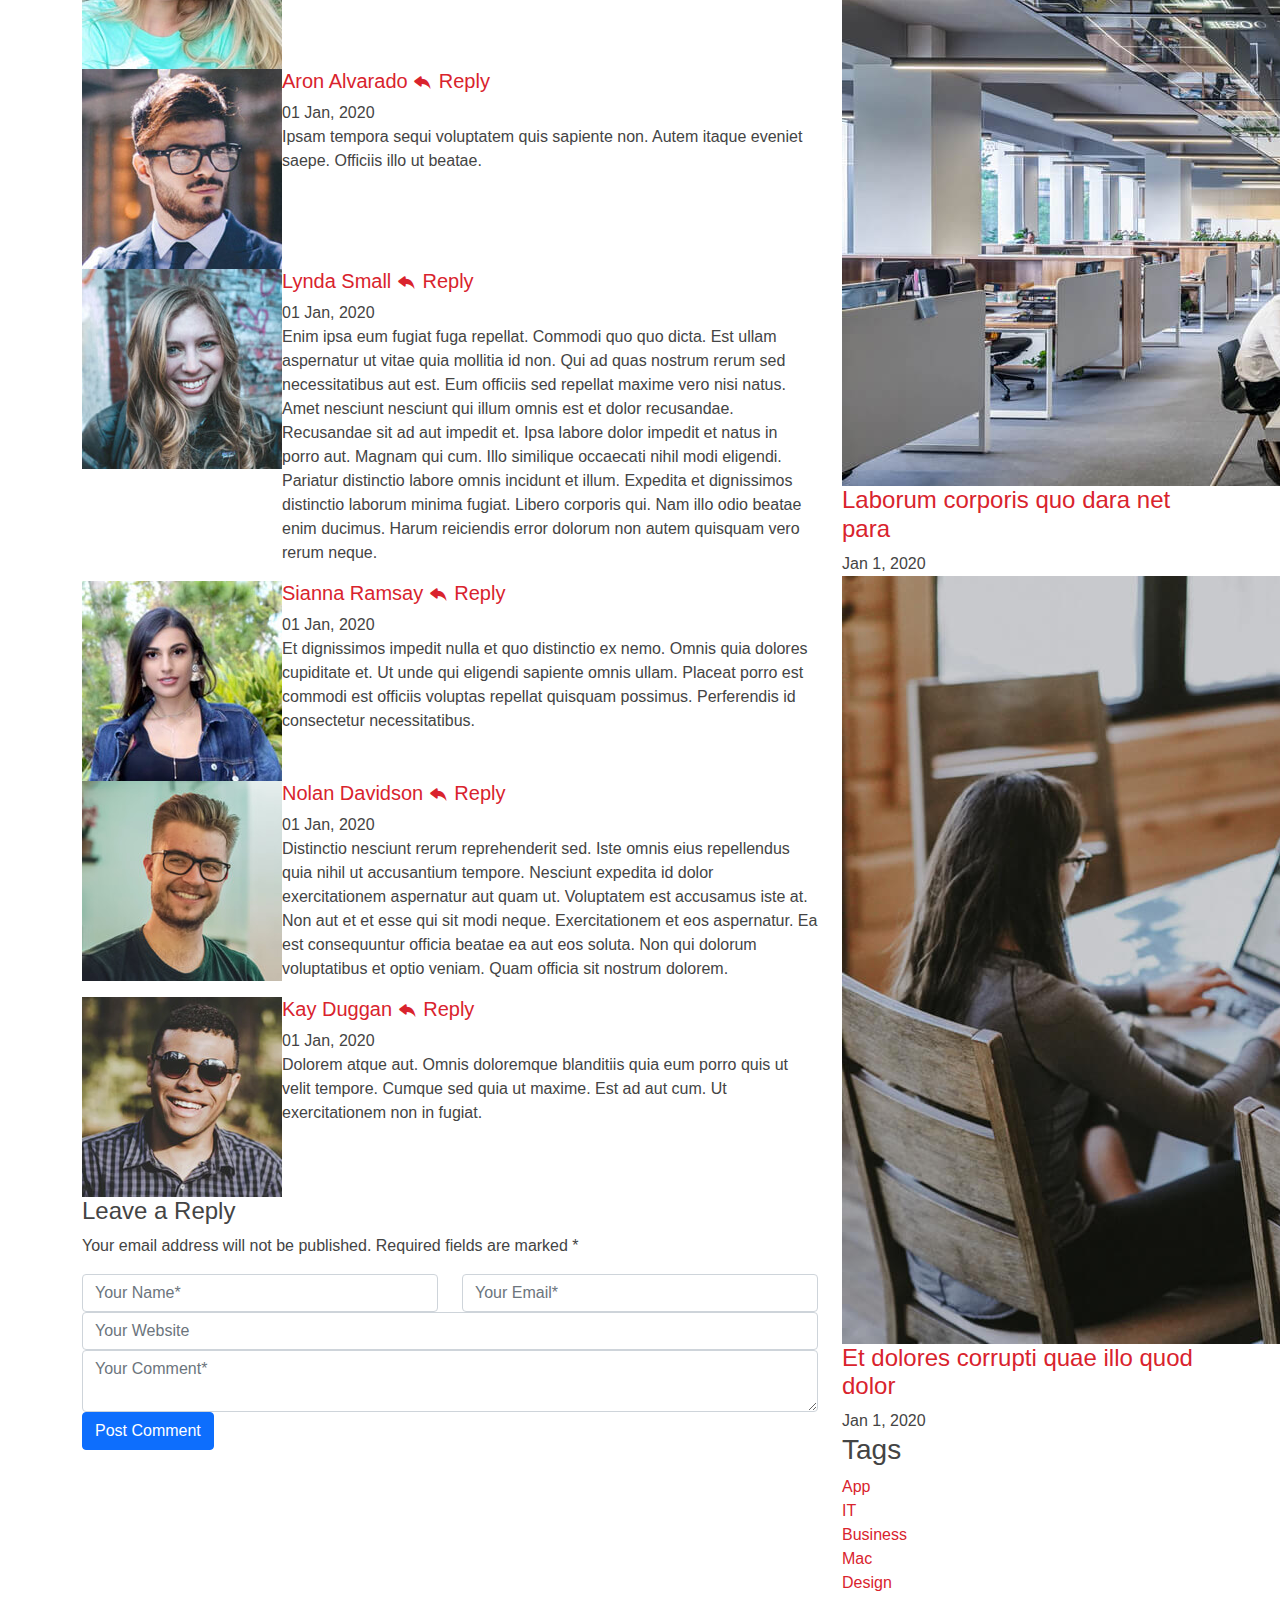
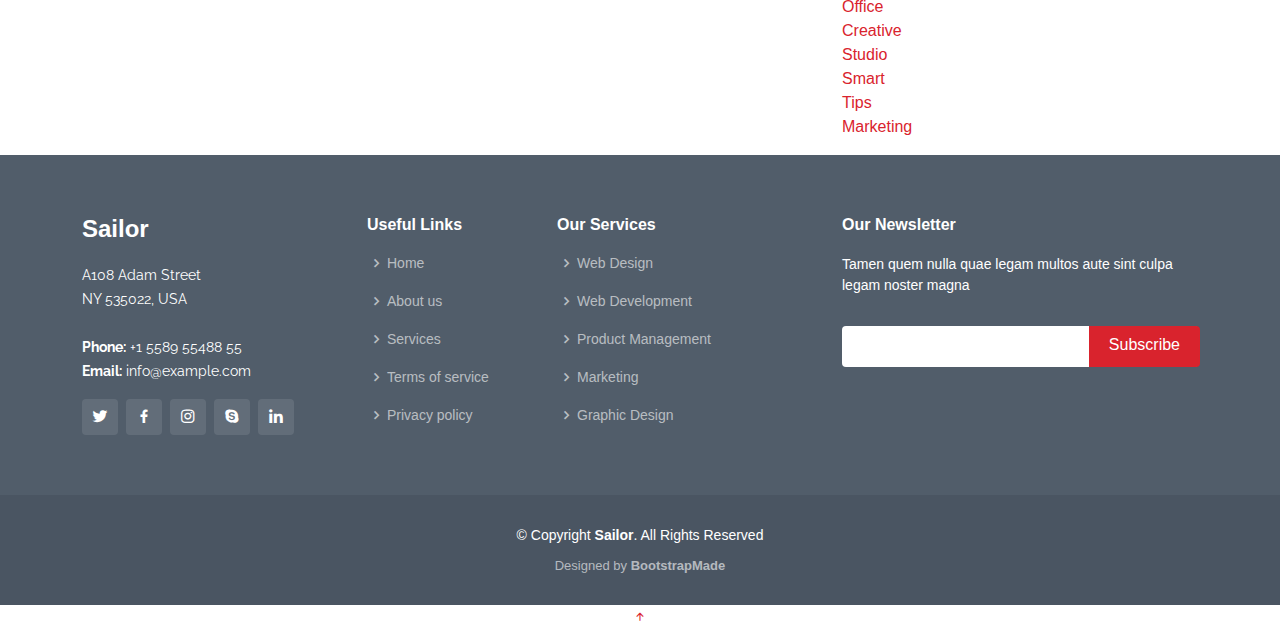
<file: blog-single.html>
<!DOCTYPE html>
<html lang="en">

<head>
  <meta charset="utf-8">
  <meta content="width=device-width, initial-scale=1.0" name="viewport">

  <title>Blog Single - Sailor Bootstrap Template</title>
  <meta content="" name="description">
  <meta content="" name="keywords">

  <!-- Favicons -->
  <link href="assets/img/favicon.png" rel="icon">
  <link href="assets/img/apple-touch-icon.png" rel="apple-touch-icon">

  <!-- Google Fonts -->
  <link href="https://fonts.googleapis.com/css?family=Open+Sans:300,300i,400,400i,600,600i,700,700i|Raleway:300,300i,400,400i,500,500i,600,600i,700,700i|Poppins:300,300i,400,400i,500,500i,600,600i,700,700i" rel="stylesheet">

  <!-- Vendor CSS Files -->
  <link href="assets/vendor/animate.css/animate.min.css" rel="stylesheet">
  <link href="assets/vendor/bootstrap/css/bootstrap.min.css" rel="stylesheet">
  <link href="assets/vendor/bootstrap-icons/bootstrap-icons.css" rel="stylesheet">
  <link href="assets/vendor/boxicons/css/boxicons.min.css" rel="stylesheet">
  <link href="assets/vendor/glightbox/css/glightbox.min.css" rel="stylesheet">
  <link href="assets/vendor/remixicon/remixicon.css" rel="stylesheet">
  <link href="assets/vendor/swiper/swiper-bundle.min.css" rel="stylesheet">

  <!-- Template Main CSS File -->
  <link href="assets/css/style.css" rel="stylesheet">

  <!-- =======================================================
  * Template Name: Sailor - v4.0.1
  * Template URL: https://bootstrapmade.com/sailor-free-bootstrap-theme/
  * Author: BootstrapMade.com
  * License: https://bootstrapmade.com/license/
  ======================================================== -->
</head>

<body>

  <!-- ======= Header ======= -->
  <header id="header" class="fixed-top d-flex align-items-center">
    <div class="container d-flex align-items-center">

      <h1 class="logo me-auto"><a href="index.html">Sailor</a></h1>
      <!-- Uncomment below if you prefer to use an image logo -->
      <!-- <a href="index.html" class="logo me-auto"><img src="assets/img/logo.png" alt="" class="img-fluid"></a>-->

      <nav id="navbar" class="navbar">
        <ul>
          <li><a href="index.html">Home</a></li>

          <li class="dropdown"><a href="#"><span>About</span> <i class="bi bi-chevron-down"></i></a>
            <ul>
              <li><a href="about.html">About</a></li>
              <li><a href="team.html">Team</a></li>
              <li><a href="testimonials.html">Testimonials</a></li>

              <li class="dropdown"><a href="#"><span>Deep Drop Down</span> <i class="bi bi-chevron-right"></i></a>
                <ul>
                  <li><a href="#">Deep Drop Down 1</a></li>
                  <li><a href="#">Deep Drop Down 2</a></li>
                  <li><a href="#">Deep Drop Down 3</a></li>
                  <li><a href="#">Deep Drop Down 4</a></li>
                  <li><a href="#">Deep Drop Down 5</a></li>
                </ul>
              </li>
            </ul>
          </li>
          <li><a href="services.html">Services</a></li>
          <li><a href="portfolio.html">Portfolio</a></li>
          <li><a href="pricing.html">Pricing</a></li>
          <li><a href="blog.html" class="active">Blog</a></li>

          <li><a href="contact.html">Contact</a></li>
          <li><a href="index.html" class="getstarted">Get Started</a></li>
        </ul>
        <i class="bi bi-list mobile-nav-toggle"></i>
      </nav><!-- .navbar -->

    </div>
  </header><!-- End Header -->

  <main id="main">

    <!-- ======= Breadcrumbs ======= -->
    <section id="breadcrumbs" class="breadcrumbs">
      <div class="container">

        <div class="d-flex justify-content-between align-items-center">
          <h2>Blog Single</h2>
          <ol>
            <li><a href="index.html">Home</a></li>
            <li><a href="blog.html">Blog</a></li>
            <li>Blog Single</li>
          </ol>
        </div>

      </div>
    </section><!-- End Breadcrumbs -->

    <!-- ======= Blog Single Section ======= -->
    <section id="blog" class="blog">
      <div class="container" data-aos="fade-up">

        <div class="row">

          <div class="col-lg-8 entries">

            <article class="entry entry-single">

              <div class="entry-img">
                <img src="assets/img/blog/blog-1.jpg" alt="" class="img-fluid">
              </div>

              <h2 class="entry-title">
                <a href="blog-single.html">Dolorum optio tempore voluptas dignissimos cumque fuga qui quibusdam quia</a>
              </h2>

              <div class="entry-meta">
                <ul>
                  <li class="d-flex align-items-center"><i class="bi bi-person"></i> <a href="blog-single.html">John Doe</a></li>
                  <li class="d-flex align-items-center"><i class="bi bi-clock"></i> <a href="blog-single.html"><time datetime="2020-01-01">Jan 1, 2020</time></a></li>
                  <li class="d-flex align-items-center"><i class="bi bi-chat-dots"></i> <a href="blog-single.html">12 Comments</a></li>
                </ul>
              </div>

              <div class="entry-content">
                <p>
                  Similique neque nam consequuntur ad non maxime aliquam quas. Quibusdam animi praesentium. Aliquam et laboriosam eius aut nostrum quidem aliquid dicta.
                  Et eveniet enim. Qui velit est ea dolorem doloremque deleniti aperiam unde soluta. Est cum et quod quos aut ut et sit sunt. Voluptate porro consequatur assumenda perferendis dolore.
                </p>

                <p>
                  Sit repellat hic cupiditate hic ut nemo. Quis nihil sunt non reiciendis. Sequi in accusamus harum vel aspernatur. Excepturi numquam nihil cumque odio. Et voluptate cupiditate.
                </p>

                <blockquote>
                  <p>
                    Et vero doloremque tempore voluptatem ratione vel aut. Deleniti sunt animi aut. Aut eos aliquam doloribus minus autem quos.
                  </p>
                </blockquote>

                <p>
                  Sed quo laboriosam qui architecto. Occaecati repellendus omnis dicta inventore tempore provident voluptas mollitia aliquid. Id repellendus quia. Asperiores nihil magni dicta est suscipit perspiciatis. Voluptate ex rerum assumenda dolores nihil quaerat.
                  Dolor porro tempora et quibusdam voluptas. Beatae aut at ad qui tempore corrupti velit quisquam rerum. Omnis dolorum exercitationem harum qui qui blanditiis neque.
                  Iusto autem itaque. Repudiandae hic quae aspernatur ea neque qui. Architecto voluptatem magni. Vel magnam quod et tempora deleniti error rerum nihil tempora.
                </p>

                <h3>Et quae iure vel ut odit alias.</h3>
                <p>
                  Officiis animi maxime nulla quo et harum eum quis a. Sit hic in qui quos fugit ut rerum atque. Optio provident dolores atque voluptatem rem excepturi molestiae qui. Voluptatem laborum omnis ullam quibusdam perspiciatis nulla nostrum. Voluptatum est libero eum nesciunt aliquid qui.
                  Quia et suscipit non sequi. Maxime sed odit. Beatae nesciunt nesciunt accusamus quia aut ratione aspernatur dolor. Sint harum eveniet dicta exercitationem minima. Exercitationem omnis asperiores natus aperiam dolor consequatur id ex sed. Quibusdam rerum dolores sint consequatur quidem ea.
                  Beatae minima sunt libero soluta sapiente in rem assumenda. Et qui odit voluptatem. Cum quibusdam voluptatem voluptatem accusamus mollitia aut atque aut.
                </p>
                <img src="assets/img/blog/blog-inside-post.jpg" class="img-fluid" alt="">

                <h3>Ut repellat blanditiis est dolore sunt dolorum quae.</h3>
                <p>
                  Rerum ea est assumenda pariatur quasi et quam. Facilis nam porro amet nostrum. In assumenda quia quae a id praesentium. Quos deleniti libero sed occaecati aut porro autem. Consectetur sed excepturi sint non placeat quia repellat incidunt labore. Autem facilis hic dolorum dolores vel.
                  Consectetur quasi id et optio praesentium aut asperiores eaque aut. Explicabo omnis quibusdam esse. Ex libero illum iusto totam et ut aut blanditiis. Veritatis numquam ut illum ut a quam vitae.
                </p>
                <p>
                  Alias quia non aliquid. Eos et ea velit. Voluptatem maxime enim omnis ipsa voluptas incidunt. Nulla sit eaque mollitia nisi asperiores est veniam.
                </p>

              </div>

              <div class="entry-footer">
                <i class="bi bi-folder"></i>
                <ul class="cats">
                  <li><a href="#">Business</a></li>
                </ul>

                <i class="bi bi-tags"></i>
                <ul class="tags">
                  <li><a href="#">Creative</a></li>
                  <li><a href="#">Tips</a></li>
                  <li><a href="#">Marketing</a></li>
                </ul>
              </div>

            </article><!-- End blog entry -->

            <div class="blog-author d-flex align-items-center">
              <img src="assets/img/blog/blog-author.jpg" class="rounded-circle float-left" alt="">
              <div>
                <h4>Jane Smith</h4>
                <div class="social-links">
                  <a href="https://twitters.com/#"><i class="bi bi-twitter"></i></a>
                  <a href="https://facebook.com/#"><i class="bi bi-facebook"></i></a>
                  <a href="https://instagram.com/#"><i class="biu bi-instagram"></i></a>
                </div>
                <p>
                  Itaque quidem optio quia voluptatibus dolorem dolor. Modi eum sed possimus accusantium. Quas repellat voluptatem officia numquam sint aspernatur voluptas. Esse et accusantium ut unde voluptas.
                </p>
              </div>
            </div><!-- End blog author bio -->

            <div class="blog-comments">

              <h4 class="comments-count">8 Comments</h4>

              <div id="comment-1" class="comment">
                <div class="d-flex">
                  <div class="comment-img"><img src="assets/img/blog/comments-1.jpg" alt=""></div>
                  <div>
                    <h5><a href="">Georgia Reader</a> <a href="#" class="reply"><i class="bi bi-reply-fill"></i> Reply</a></h5>
                    <time datetime="2020-01-01">01 Jan, 2020</time>
                    <p>
                      Et rerum totam nisi. Molestiae vel quam dolorum vel voluptatem et et. Est ad aut sapiente quis molestiae est qui cum soluta.
                      Vero aut rerum vel. Rerum quos laboriosam placeat ex qui. Sint qui facilis et.
                    </p>
                  </div>
                </div>
              </div><!-- End comment #1 -->

              <div id="comment-2" class="comment">
                <div class="d-flex">
                  <div class="comment-img"><img src="assets/img/blog/comments-2.jpg" alt=""></div>
                  <div>
                    <h5><a href="">Aron Alvarado</a> <a href="#" class="reply"><i class="bi bi-reply-fill"></i> Reply</a></h5>
                    <time datetime="2020-01-01">01 Jan, 2020</time>
                    <p>
                      Ipsam tempora sequi voluptatem quis sapiente non. Autem itaque eveniet saepe. Officiis illo ut beatae.
                    </p>
                  </div>
                </div>

                <div id="comment-reply-1" class="comment comment-reply">
                  <div class="d-flex">
                    <div class="comment-img"><img src="assets/img/blog/comments-3.jpg" alt=""></div>
                    <div>
                      <h5><a href="">Lynda Small</a> <a href="#" class="reply"><i class="bi bi-reply-fill"></i> Reply</a></h5>
                      <time datetime="2020-01-01">01 Jan, 2020</time>
                      <p>
                        Enim ipsa eum fugiat fuga repellat. Commodi quo quo dicta. Est ullam aspernatur ut vitae quia mollitia id non. Qui ad quas nostrum rerum sed necessitatibus aut est. Eum officiis sed repellat maxime vero nisi natus. Amet nesciunt nesciunt qui illum omnis est et dolor recusandae.

                        Recusandae sit ad aut impedit et. Ipsa labore dolor impedit et natus in porro aut. Magnam qui cum. Illo similique occaecati nihil modi eligendi. Pariatur distinctio labore omnis incidunt et illum. Expedita et dignissimos distinctio laborum minima fugiat.

                        Libero corporis qui. Nam illo odio beatae enim ducimus. Harum reiciendis error dolorum non autem quisquam vero rerum neque.
                      </p>
                    </div>
                  </div>

                  <div id="comment-reply-2" class="comment comment-reply">
                    <div class="d-flex">
                      <div class="comment-img"><img src="assets/img/blog/comments-4.jpg" alt=""></div>
                      <div>
                        <h5><a href="">Sianna Ramsay</a> <a href="#" class="reply"><i class="bi bi-reply-fill"></i> Reply</a></h5>
                        <time datetime="2020-01-01">01 Jan, 2020</time>
                        <p>
                          Et dignissimos impedit nulla et quo distinctio ex nemo. Omnis quia dolores cupiditate et. Ut unde qui eligendi sapiente omnis ullam. Placeat porro est commodi est officiis voluptas repellat quisquam possimus. Perferendis id consectetur necessitatibus.
                        </p>
                      </div>
                    </div>

                  </div><!-- End comment reply #2-->

                </div><!-- End comment reply #1-->

              </div><!-- End comment #2-->

              <div id="comment-3" class="comment">
                <div class="d-flex">
                  <div class="comment-img"><img src="assets/img/blog/comments-5.jpg" alt=""></div>
                  <div>
                    <h5><a href="">Nolan Davidson</a> <a href="#" class="reply"><i class="bi bi-reply-fill"></i> Reply</a></h5>
                    <time datetime="2020-01-01">01 Jan, 2020</time>
                    <p>
                      Distinctio nesciunt rerum reprehenderit sed. Iste omnis eius repellendus quia nihil ut accusantium tempore. Nesciunt expedita id dolor exercitationem aspernatur aut quam ut. Voluptatem est accusamus iste at.
                      Non aut et et esse qui sit modi neque. Exercitationem et eos aspernatur. Ea est consequuntur officia beatae ea aut eos soluta. Non qui dolorum voluptatibus et optio veniam. Quam officia sit nostrum dolorem.
                    </p>
                  </div>
                </div>

              </div><!-- End comment #3 -->

              <div id="comment-4" class="comment">
                <div class="d-flex">
                  <div class="comment-img"><img src="assets/img/blog/comments-6.jpg" alt=""></div>
                  <div>
                    <h5><a href="">Kay Duggan</a> <a href="#" class="reply"><i class="bi bi-reply-fill"></i> Reply</a></h5>
                    <time datetime="2020-01-01">01 Jan, 2020</time>
                    <p>
                      Dolorem atque aut. Omnis doloremque blanditiis quia eum porro quis ut velit tempore. Cumque sed quia ut maxime. Est ad aut cum. Ut exercitationem non in fugiat.
                    </p>
                  </div>
                </div>

              </div><!-- End comment #4 -->

              <div class="reply-form">
                <h4>Leave a Reply</h4>
                <p>Your email address will not be published. Required fields are marked * </p>
                <form action="">
                  <div class="row">
                    <div class="col-md-6 form-group">
                      <input name="name" type="text" class="form-control" placeholder="Your Name*">
                    </div>
                    <div class="col-md-6 form-group">
                      <input name="email" type="text" class="form-control" placeholder="Your Email*">
                    </div>
                  </div>
                  <div class="row">
                    <div class="col form-group">
                      <input name="website" type="text" class="form-control" placeholder="Your Website">
                    </div>
                  </div>
                  <div class="row">
                    <div class="col form-group">
                      <textarea name="comment" class="form-control" placeholder="Your Comment*"></textarea>
                    </div>
                  </div>
                  <button type="submit" class="btn btn-primary">Post Comment</button>

                </form>

              </div>

            </div><!-- End blog comments -->

          </div><!-- End blog entries list -->

          <div class="col-lg-4">

            <div class="sidebar">

              <h3 class="sidebar-title">Search</h3>
              <div class="sidebar-item search-form">
                <form action="">
                  <input type="text">
                  <button type="submit"><i class="bi bi-search"></i></button>
                </form>
              </div><!-- End sidebar search formn-->

              <h3 class="sidebar-title">Categories</h3>
              <div class="sidebar-item categories">
                <ul>
                  <li><a href="#">General <span>(25)</span></a></li>
                  <li><a href="#">Lifestyle <span>(12)</span></a></li>
                  <li><a href="#">Travel <span>(5)</span></a></li>
                  <li><a href="#">Design <span>(22)</span></a></li>
                  <li><a href="#">Creative <span>(8)</span></a></li>
                  <li><a href="#">Educaion <span>(14)</span></a></li>
                </ul>
              </div><!-- End sidebar categories-->

              <h3 class="sidebar-title">Recent Posts</h3>
              <div class="sidebar-item recent-posts">
                <div class="post-item clearfix">
                  <img src="assets/img/blog/blog-recent-1.jpg" alt="">
                  <h4><a href="blog-single.html">Nihil blanditiis at in nihil autem</a></h4>
                  <time datetime="2020-01-01">Jan 1, 2020</time>
                </div>

                <div class="post-item clearfix">
                  <img src="assets/img/blog/blog-recent-2.jpg" alt="">
                  <h4><a href="blog-single.html">Quidem autem et impedit</a></h4>
                  <time datetime="2020-01-01">Jan 1, 2020</time>
                </div>

                <div class="post-item clearfix">
                  <img src="assets/img/blog/blog-recent-3.jpg" alt="">
                  <h4><a href="blog-single.html">Id quia et et ut maxime similique occaecati ut</a></h4>
                  <time datetime="2020-01-01">Jan 1, 2020</time>
                </div>

                <div class="post-item clearfix">
                  <img src="assets/img/blog/blog-recent-4.jpg" alt="">
                  <h4><a href="blog-single.html">Laborum corporis quo dara net para</a></h4>
                  <time datetime="2020-01-01">Jan 1, 2020</time>
                </div>

                <div class="post-item clearfix">
                  <img src="assets/img/blog/blog-recent-5.jpg" alt="">
                  <h4><a href="blog-single.html">Et dolores corrupti quae illo quod dolor</a></h4>
                  <time datetime="2020-01-01">Jan 1, 2020</time>
                </div>

              </div><!-- End sidebar recent posts-->

              <h3 class="sidebar-title">Tags</h3>
              <div class="sidebar-item tags">
                <ul>
                  <li><a href="#">App</a></li>
                  <li><a href="#">IT</a></li>
                  <li><a href="#">Business</a></li>
                  <li><a href="#">Mac</a></li>
                  <li><a href="#">Design</a></li>
                  <li><a href="#">Office</a></li>
                  <li><a href="#">Creative</a></li>
                  <li><a href="#">Studio</a></li>
                  <li><a href="#">Smart</a></li>
                  <li><a href="#">Tips</a></li>
                  <li><a href="#">Marketing</a></li>
                </ul>
              </div><!-- End sidebar tags-->

            </div><!-- End sidebar -->

          </div><!-- End blog sidebar -->

        </div>

      </div>
    </section><!-- End Blog Single Section -->

  </main><!-- End #main -->

  <!-- ======= Footer ======= -->
  <footer id="footer">
    <div class="footer-top">
      <div class="container">
        <div class="row">

          <div class="col-lg-3 col-md-6">
            <div class="footer-info">
              <h3>Sailor</h3>
              <p>
                A108 Adam Street <br>
                NY 535022, USA<br><br>
                <strong>Phone:</strong> +1 5589 55488 55<br>
                <strong>Email:</strong> info@example.com<br>
              </p>
              <div class="social-links mt-3">
                <a href="#" class="twitter"><i class="bx bxl-twitter"></i></a>
                <a href="#" class="facebook"><i class="bx bxl-facebook"></i></a>
                <a href="#" class="instagram"><i class="bx bxl-instagram"></i></a>
                <a href="#" class="google-plus"><i class="bx bxl-skype"></i></a>
                <a href="#" class="linkedin"><i class="bx bxl-linkedin"></i></a>
              </div>
            </div>
          </div>

          <div class="col-lg-2 col-md-6 footer-links">
            <h4>Useful Links</h4>
            <ul>
              <li><i class="bx bx-chevron-right"></i> <a href="#">Home</a></li>
              <li><i class="bx bx-chevron-right"></i> <a href="#">About us</a></li>
              <li><i class="bx bx-chevron-right"></i> <a href="#">Services</a></li>
              <li><i class="bx bx-chevron-right"></i> <a href="#">Terms of service</a></li>
              <li><i class="bx bx-chevron-right"></i> <a href="#">Privacy policy</a></li>
            </ul>
          </div>

          <div class="col-lg-3 col-md-6 footer-links">
            <h4>Our Services</h4>
            <ul>
              <li><i class="bx bx-chevron-right"></i> <a href="#">Web Design</a></li>
              <li><i class="bx bx-chevron-right"></i> <a href="#">Web Development</a></li>
              <li><i class="bx bx-chevron-right"></i> <a href="#">Product Management</a></li>
              <li><i class="bx bx-chevron-right"></i> <a href="#">Marketing</a></li>
              <li><i class="bx bx-chevron-right"></i> <a href="#">Graphic Design</a></li>
            </ul>
          </div>

          <div class="col-lg-4 col-md-6 footer-newsletter">
            <h4>Our Newsletter</h4>
            <p>Tamen quem nulla quae legam multos aute sint culpa legam noster magna</p>
            <form action="" method="post">
              <input type="email" name="email"><input type="submit" value="Subscribe">
            </form>

          </div>

        </div>
      </div>
    </div>

    <div class="container">
      <div class="copyright">
        &copy; Copyright <strong><span>Sailor</span></strong>. All Rights Reserved
      </div>
      <div class="credits">
        <!-- All the links in the footer should remain intact. -->
        <!-- You can delete the links only if you purchased the pro version. -->
        <!-- Licensing information: https://bootstrapmade.com/license/ -->
        <!-- Purchase the pro version with working PHP/AJAX contact form: https://bootstrapmade.com/sailor-free-bootstrap-theme/ -->
        Designed by <a href="https://bootstrapmade.com/">BootstrapMade</a>
      </div>
    </div>
  </footer><!-- End Footer -->

  <a href="#" class="back-to-top d-flex align-items-center justify-content-center"><i class="bi bi-arrow-up-short"></i></a>

  <!-- Vendor JS Files -->
  <script src="assets/vendor/bootstrap/js/bootstrap.bundle.min.js"></script>
  <script src="assets/vendor/glightbox/js/glightbox.min.js"></script>
  <script src="assets/vendor/isotope-layout/isotope.pkgd.min.js"></script>
  <script src="assets/vendor/php-email-form/validate.js"></script>
  <script src="assets/vendor/swiper/swiper-bundle.min.js"></script>
  <script src="assets/vendor/waypoints/noframework.waypoints.js"></script>

  <!-- Template Main JS File -->
  <script src="assets/js/main.js"></script>

</body>

</html>
</file>
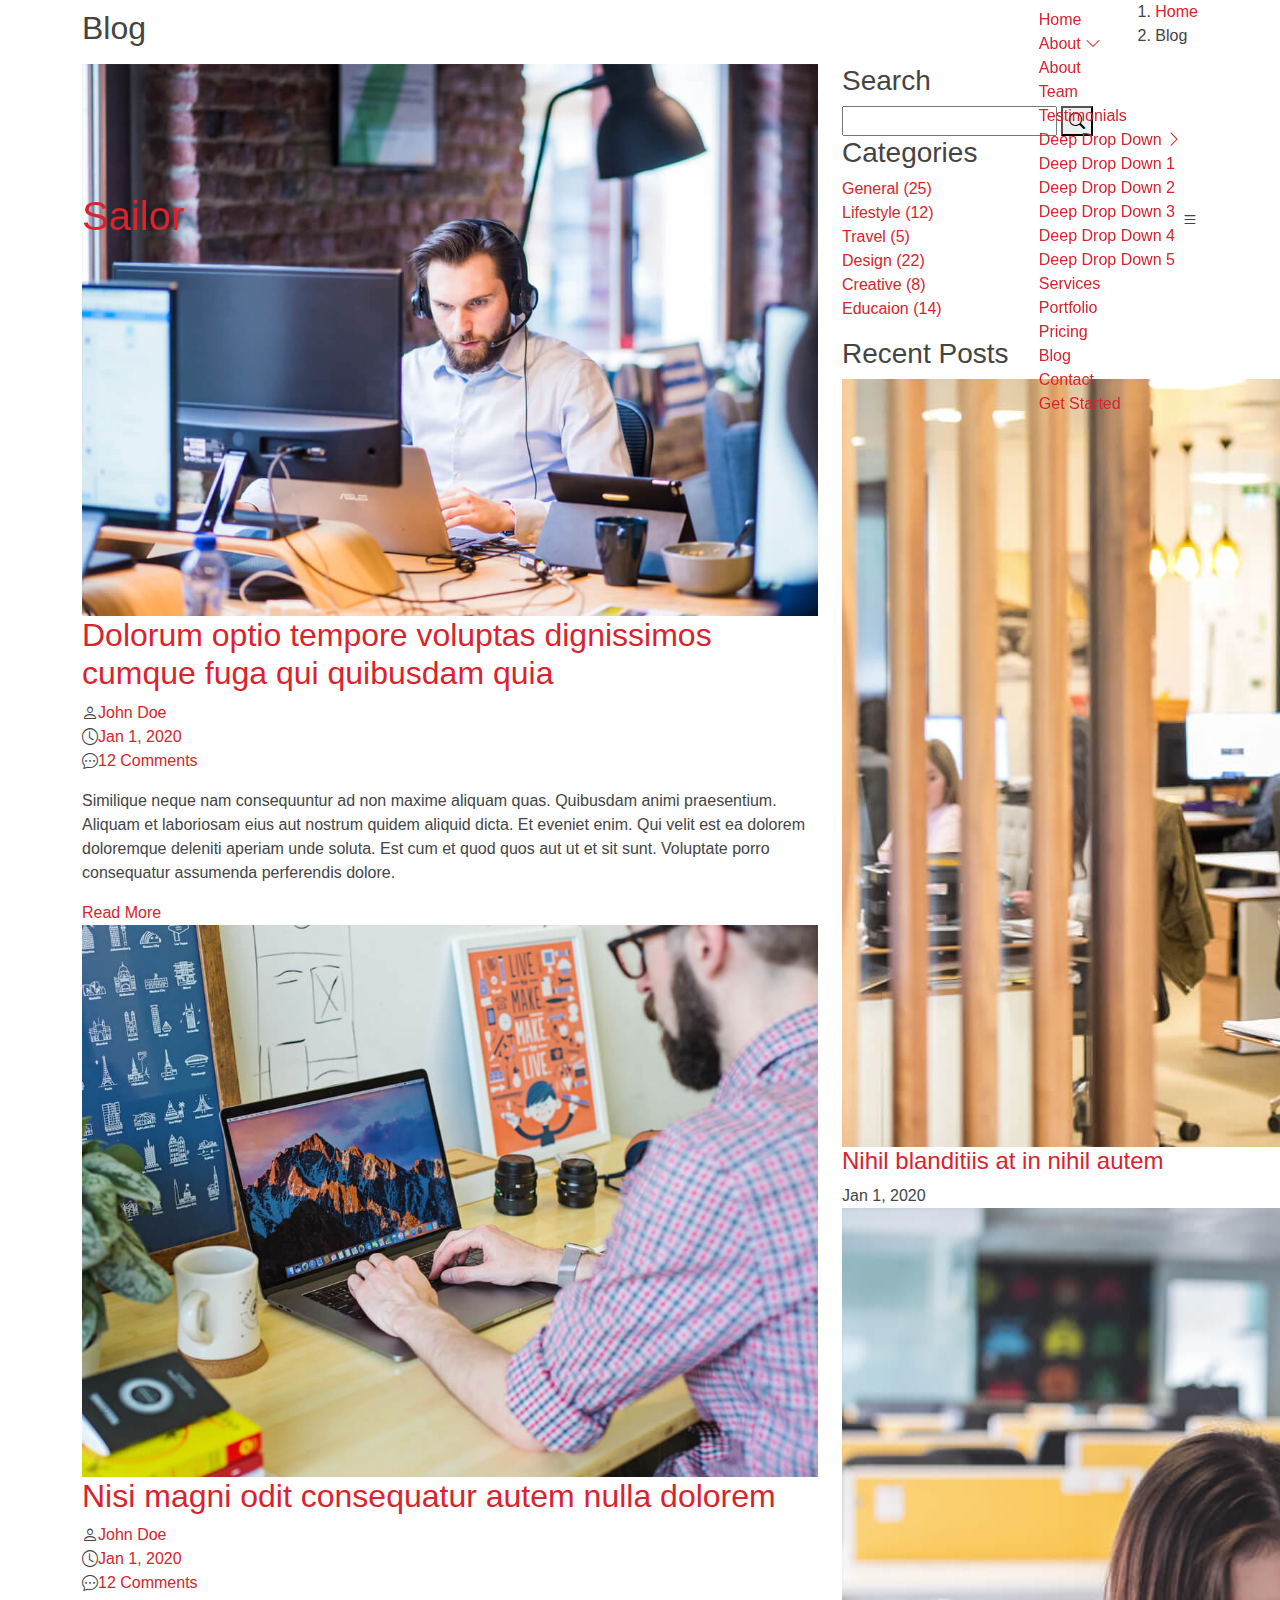
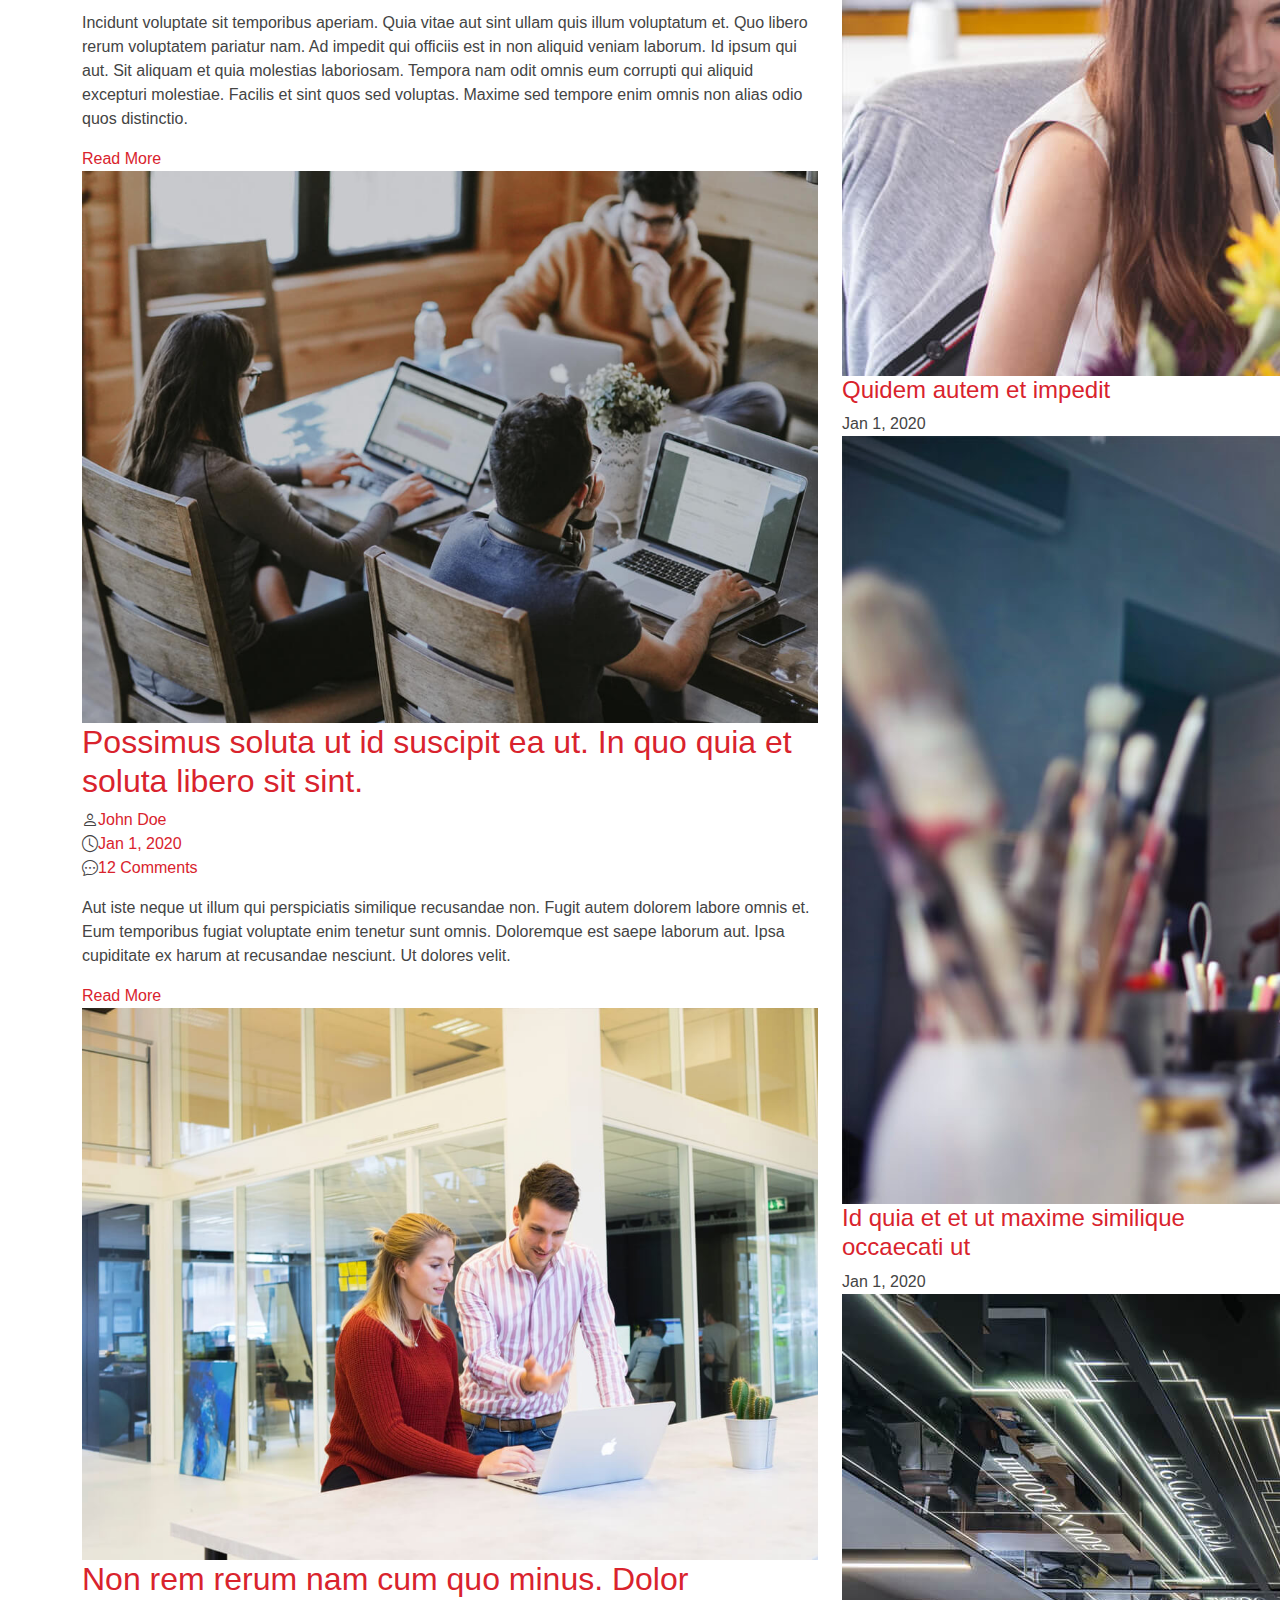
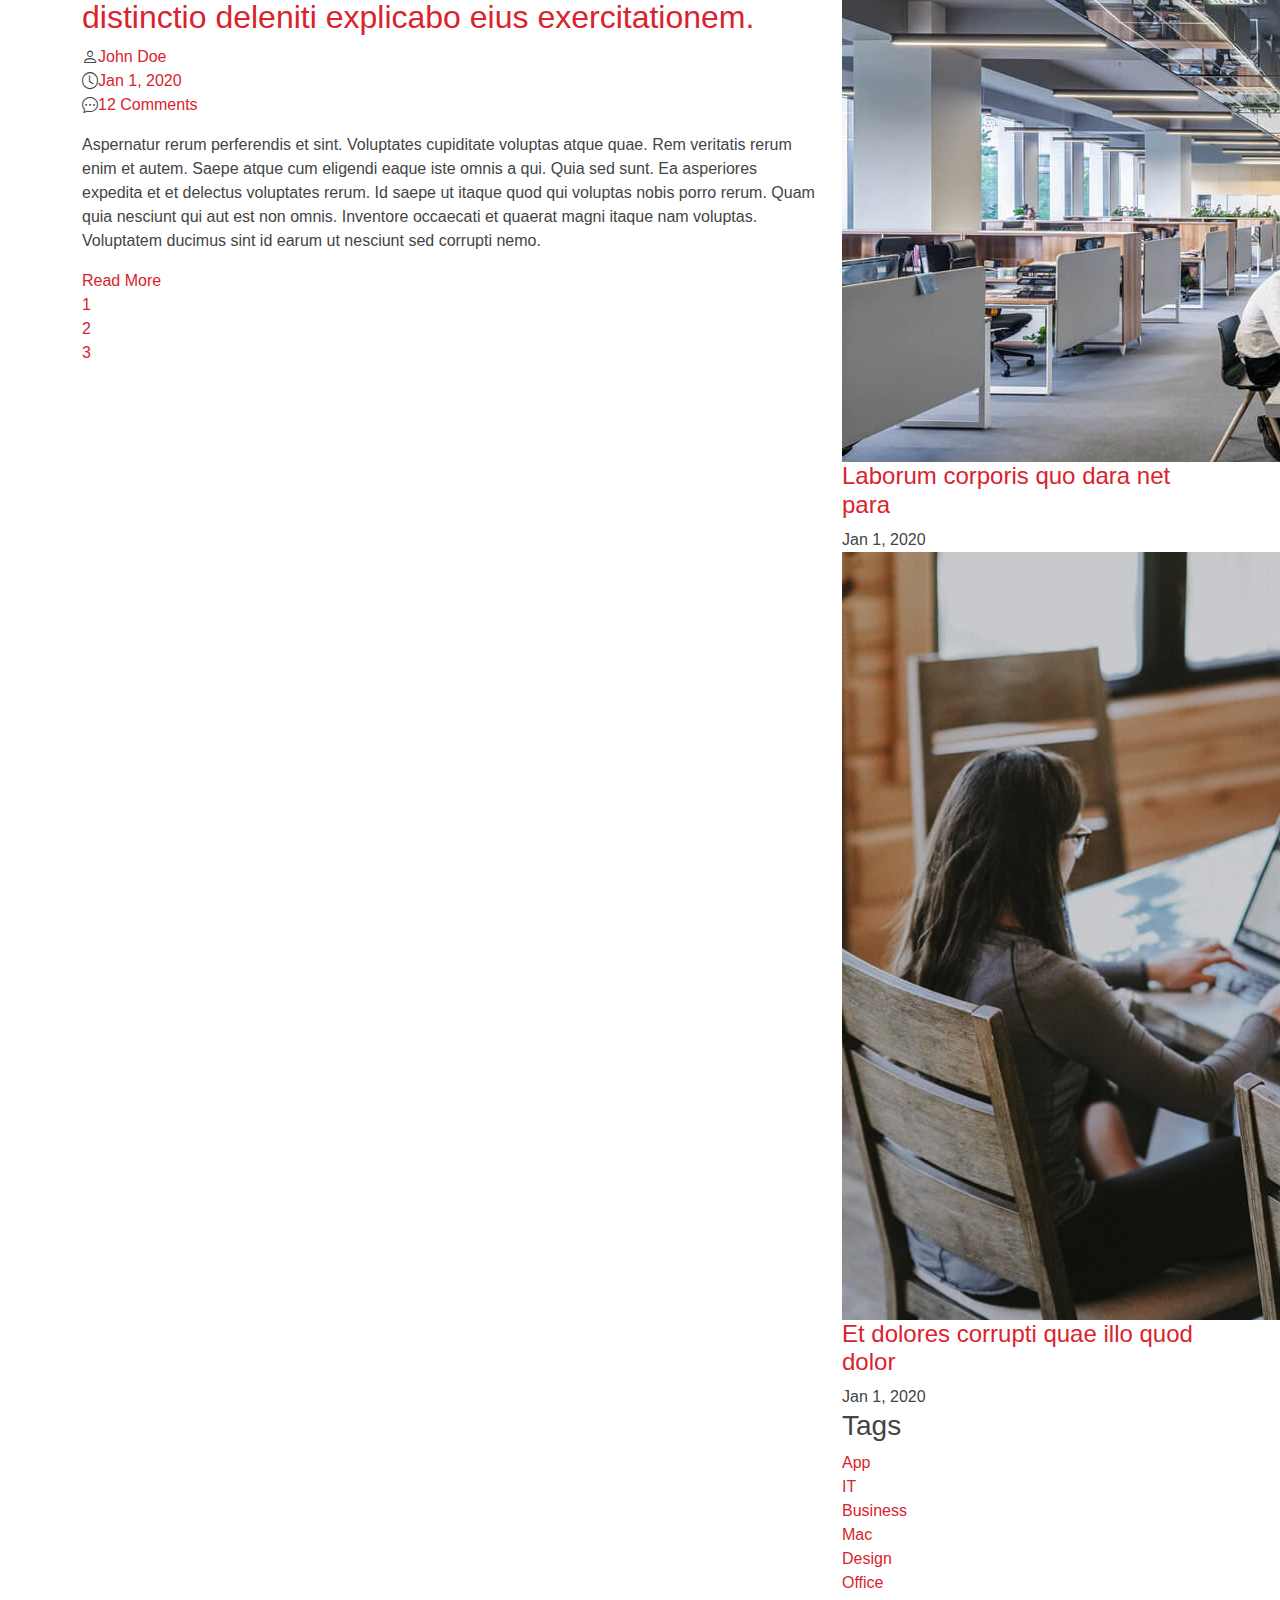
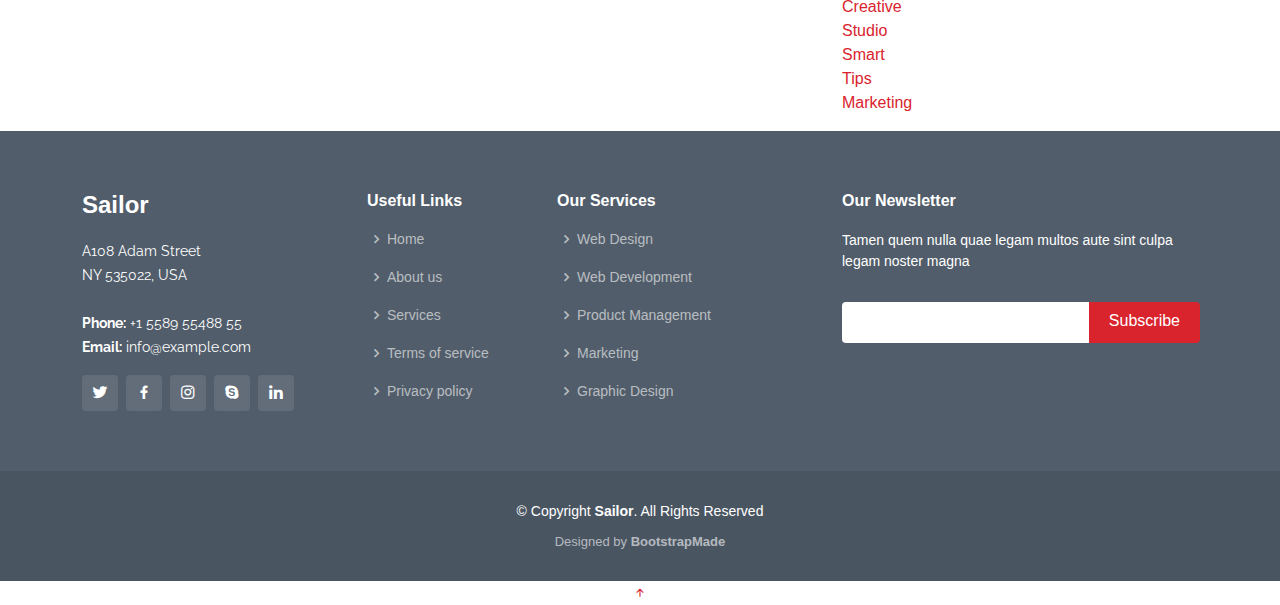
<file: blog.html>
<!DOCTYPE html>
<html lang="en">

<head>
  <meta charset="utf-8">
  <meta content="width=device-width, initial-scale=1.0" name="viewport">

  <title>Blog - Sailor Bootstrap Template</title>
  <meta content="" name="description">
  <meta content="" name="keywords">

  <!-- Favicons -->
  <link href="assets/img/favicon.png" rel="icon">
  <link href="assets/img/apple-touch-icon.png" rel="apple-touch-icon">

  <!-- Google Fonts -->
  <link href="https://fonts.googleapis.com/css?family=Open+Sans:300,300i,400,400i,600,600i,700,700i|Raleway:300,300i,400,400i,500,500i,600,600i,700,700i|Poppins:300,300i,400,400i,500,500i,600,600i,700,700i" rel="stylesheet">

  <!-- Vendor CSS Files -->
  <link href="assets/vendor/animate.css/animate.min.css" rel="stylesheet">
  <link href="assets/vendor/bootstrap/css/bootstrap.min.css" rel="stylesheet">
  <link href="assets/vendor/bootstrap-icons/bootstrap-icons.css" rel="stylesheet">
  <link href="assets/vendor/boxicons/css/boxicons.min.css" rel="stylesheet">
  <link href="assets/vendor/glightbox/css/glightbox.min.css" rel="stylesheet">
  <link href="assets/vendor/remixicon/remixicon.css" rel="stylesheet">
  <link href="assets/vendor/swiper/swiper-bundle.min.css" rel="stylesheet">

  <!-- Template Main CSS File -->
  <link href="assets/css/style.css" rel="stylesheet">

  <!-- =======================================================
  * Template Name: Sailor - v4.0.1
  * Template URL: https://bootstrapmade.com/sailor-free-bootstrap-theme/
  * Author: BootstrapMade.com
  * License: https://bootstrapmade.com/license/
  ======================================================== -->
</head>

<body>

  <!-- ======= Header ======= -->
  <header id="header" class="fixed-top d-flex align-items-center">
    <div class="container d-flex align-items-center">

      <h1 class="logo me-auto"><a href="index.html">Sailor</a></h1>
      <!-- Uncomment below if you prefer to use an image logo -->
      <!-- <a href="index.html" class="logo me-auto"><img src="assets/img/logo.png" alt="" class="img-fluid"></a>-->

      <nav id="navbar" class="navbar">
        <ul>
          <li><a href="index.html">Home</a></li>

          <li class="dropdown"><a href="#"><span>About</span> <i class="bi bi-chevron-down"></i></a>
            <ul>
              <li><a href="about.html">About</a></li>
              <li><a href="team.html">Team</a></li>
              <li><a href="testimonials.html">Testimonials</a></li>

              <li class="dropdown"><a href="#"><span>Deep Drop Down</span> <i class="bi bi-chevron-right"></i></a>
                <ul>
                  <li><a href="#">Deep Drop Down 1</a></li>
                  <li><a href="#">Deep Drop Down 2</a></li>
                  <li><a href="#">Deep Drop Down 3</a></li>
                  <li><a href="#">Deep Drop Down 4</a></li>
                  <li><a href="#">Deep Drop Down 5</a></li>
                </ul>
              </li>
            </ul>
          </li>
          <li><a href="services.html">Services</a></li>
          <li><a href="portfolio.html">Portfolio</a></li>
          <li><a href="pricing.html">Pricing</a></li>
          <li><a href="blog.html" class="active">Blog</a></li>

          <li><a href="contact.html">Contact</a></li>
          <li><a href="index.html" class="getstarted">Get Started</a></li>
        </ul>
        <i class="bi bi-list mobile-nav-toggle"></i>
      </nav><!-- .navbar -->

    </div>
  </header><!-- End Header -->

  <main id="main">

    <!-- ======= Breadcrumbs ======= -->
    <section id="breadcrumbs" class="breadcrumbs">
      <div class="container">

        <div class="d-flex justify-content-between align-items-center">
          <h2>Blog</h2>
          <ol>
            <li><a href="index.html">Home</a></li>
            <li>Blog</li>
          </ol>
        </div>

      </div>
    </section><!-- End Breadcrumbs -->

    <!-- ======= Blog Section ======= -->
    <section id="blog" class="blog">
      <div class="container" data-aos="fade-up">

        <div class="row">

          <div class="col-lg-8 entries">

            <article class="entry">

              <div class="entry-img">
                <img src="assets/img/blog/blog-1.jpg" alt="" class="img-fluid">
              </div>

              <h2 class="entry-title">
                <a href="blog-single.html">Dolorum optio tempore voluptas dignissimos cumque fuga qui quibusdam quia</a>
              </h2>

              <div class="entry-meta">
                <ul>
                  <li class="d-flex align-items-center"><i class="bi bi-person"></i> <a href="blog-single.html">John Doe</a></li>
                  <li class="d-flex align-items-center"><i class="bi bi-clock"></i> <a href="blog-single.html"><time datetime="2020-01-01">Jan 1, 2020</time></a></li>
                  <li class="d-flex align-items-center"><i class="bi bi-chat-dots"></i> <a href="blog-single.html">12 Comments</a></li>
                </ul>
              </div>

              <div class="entry-content">
                <p>
                  Similique neque nam consequuntur ad non maxime aliquam quas. Quibusdam animi praesentium. Aliquam et laboriosam eius aut nostrum quidem aliquid dicta.
                  Et eveniet enim. Qui velit est ea dolorem doloremque deleniti aperiam unde soluta. Est cum et quod quos aut ut et sit sunt. Voluptate porro consequatur assumenda perferendis dolore.
                </p>
                <div class="read-more">
                  <a href="blog-single.html">Read More</a>
                </div>
              </div>

            </article><!-- End blog entry -->

            <article class="entry">

              <div class="entry-img">
                <img src="assets/img/blog/blog-2.jpg" alt="" class="img-fluid">
              </div>

              <h2 class="entry-title">
                <a href="blog-single.html">Nisi magni odit consequatur autem nulla dolorem</a>
              </h2>

              <div class="entry-meta">
                <ul>
                  <li class="d-flex align-items-center"><i class="bi bi-person"></i> <a href="blog-single.html">John Doe</a></li>
                  <li class="d-flex align-items-center"><i class="bi bi-clock"></i> <a href="blog-single.html"><time datetime="2020-01-01">Jan 1, 2020</time></a></li>
                  <li class="d-flex align-items-center"><i class="bi bi-chat-dots"></i> <a href="blog-single.html">12 Comments</a></li>
                </ul>
              </div>

              <div class="entry-content">
                <p>
                  Incidunt voluptate sit temporibus aperiam. Quia vitae aut sint ullam quis illum voluptatum et. Quo libero rerum voluptatem pariatur nam.
                  Ad impedit qui officiis est in non aliquid veniam laborum. Id ipsum qui aut. Sit aliquam et quia molestias laboriosam. Tempora nam odit omnis eum corrupti qui aliquid excepturi molestiae. Facilis et sint quos sed voluptas. Maxime sed tempore enim omnis non alias odio quos distinctio.
                </p>
                <div class="read-more">
                  <a href="blog-single.html">Read More</a>
                </div>
              </div>

            </article><!-- End blog entry -->

            <article class="entry">

              <div class="entry-img">
                <img src="assets/img/blog/blog-3.jpg" alt="" class="img-fluid">
              </div>

              <h2 class="entry-title">
                <a href="blog-single.html">Possimus soluta ut id suscipit ea ut. In quo quia et soluta libero sit sint.</a>
              </h2>

              <div class="entry-meta">
                <ul>
                  <li class="d-flex align-items-center"><i class="bi bi-person"></i> <a href="blog-single.html">John Doe</a></li>
                  <li class="d-flex align-items-center"><i class="bi bi-clock"></i> <a href="blog-single.html"><time datetime="2020-01-01">Jan 1, 2020</time></a></li>
                  <li class="d-flex align-items-center"><i class="bi bi-chat-dots"></i> <a href="blog-single.html">12 Comments</a></li>
                </ul>
              </div>

              <div class="entry-content">
                <p>
                  Aut iste neque ut illum qui perspiciatis similique recusandae non. Fugit autem dolorem labore omnis et. Eum temporibus fugiat voluptate enim tenetur sunt omnis.
                  Doloremque est saepe laborum aut. Ipsa cupiditate ex harum at recusandae nesciunt. Ut dolores velit.
                </p>
                <div class="read-more">
                  <a href="blog-single.html">Read More</a>
                </div>
              </div>

            </article><!-- End blog entry -->

            <article class="entry">

              <div class="entry-img">
                <img src="assets/img/blog/blog-4.jpg" alt="" class="img-fluid">
              </div>

              <h2 class="entry-title">
                <a href="blog-single.html">Non rem rerum nam cum quo minus. Dolor distinctio deleniti explicabo eius exercitationem.</a>
              </h2>

              <div class="entry-meta">
                <ul>
                  <li class="d-flex align-items-center"><i class="bi bi-person"></i> <a href="blog-single.html">John Doe</a></li>
                  <li class="d-flex align-items-center"><i class="bi bi-clock"></i> <a href="blog-single.html"><time datetime="2020-01-01">Jan 1, 2020</time></a></li>
                  <li class="d-flex align-items-center"><i class="bi bi-chat-dots"></i> <a href="blog-single.html">12 Comments</a></li>
                </ul>
              </div>

              <div class="entry-content">
                <p>
                  Aspernatur rerum perferendis et sint. Voluptates cupiditate voluptas atque quae. Rem veritatis rerum enim et autem. Saepe atque cum eligendi eaque iste omnis a qui.
                  Quia sed sunt. Ea asperiores expedita et et delectus voluptates rerum. Id saepe ut itaque quod qui voluptas nobis porro rerum. Quam quia nesciunt qui aut est non omnis. Inventore occaecati et quaerat magni itaque nam voluptas. Voluptatem ducimus sint id earum ut nesciunt sed corrupti nemo.
                </p>
                <div class="read-more">
                  <a href="blog-single.html">Read More</a>
                </div>
              </div>

            </article><!-- End blog entry -->

            <div class="blog-pagination">
              <ul class="justify-content-center">
                <li><a href="#">1</a></li>
                <li class="active"><a href="#">2</a></li>
                <li><a href="#">3</a></li>
              </ul>
            </div>

          </div><!-- End blog entries list -->

          <div class="col-lg-4">

            <div class="sidebar">

              <h3 class="sidebar-title">Search</h3>
              <div class="sidebar-item search-form">
                <form action="">
                  <input type="text">
                  <button type="submit"><i class="bi bi-search"></i></button>
                </form>
              </div><!-- End sidebar search formn-->

              <h3 class="sidebar-title">Categories</h3>
              <div class="sidebar-item categories">
                <ul>
                  <li><a href="#">General <span>(25)</span></a></li>
                  <li><a href="#">Lifestyle <span>(12)</span></a></li>
                  <li><a href="#">Travel <span>(5)</span></a></li>
                  <li><a href="#">Design <span>(22)</span></a></li>
                  <li><a href="#">Creative <span>(8)</span></a></li>
                  <li><a href="#">Educaion <span>(14)</span></a></li>
                </ul>
              </div><!-- End sidebar categories-->

              <h3 class="sidebar-title">Recent Posts</h3>
              <div class="sidebar-item recent-posts">
                <div class="post-item clearfix">
                  <img src="assets/img/blog/blog-recent-1.jpg" alt="">
                  <h4><a href="blog-single.html">Nihil blanditiis at in nihil autem</a></h4>
                  <time datetime="2020-01-01">Jan 1, 2020</time>
                </div>

                <div class="post-item clearfix">
                  <img src="assets/img/blog/blog-recent-2.jpg" alt="">
                  <h4><a href="blog-single.html">Quidem autem et impedit</a></h4>
                  <time datetime="2020-01-01">Jan 1, 2020</time>
                </div>

                <div class="post-item clearfix">
                  <img src="assets/img/blog/blog-recent-3.jpg" alt="">
                  <h4><a href="blog-single.html">Id quia et et ut maxime similique occaecati ut</a></h4>
                  <time datetime="2020-01-01">Jan 1, 2020</time>
                </div>

                <div class="post-item clearfix">
                  <img src="assets/img/blog/blog-recent-4.jpg" alt="">
                  <h4><a href="blog-single.html">Laborum corporis quo dara net para</a></h4>
                  <time datetime="2020-01-01">Jan 1, 2020</time>
                </div>

                <div class="post-item clearfix">
                  <img src="assets/img/blog/blog-recent-5.jpg" alt="">
                  <h4><a href="blog-single.html">Et dolores corrupti quae illo quod dolor</a></h4>
                  <time datetime="2020-01-01">Jan 1, 2020</time>
                </div>

              </div><!-- End sidebar recent posts-->

              <h3 class="sidebar-title">Tags</h3>
              <div class="sidebar-item tags">
                <ul>
                  <li><a href="#">App</a></li>
                  <li><a href="#">IT</a></li>
                  <li><a href="#">Business</a></li>
                  <li><a href="#">Mac</a></li>
                  <li><a href="#">Design</a></li>
                  <li><a href="#">Office</a></li>
                  <li><a href="#">Creative</a></li>
                  <li><a href="#">Studio</a></li>
                  <li><a href="#">Smart</a></li>
                  <li><a href="#">Tips</a></li>
                  <li><a href="#">Marketing</a></li>
                </ul>
              </div><!-- End sidebar tags-->

            </div><!-- End sidebar -->

          </div><!-- End blog sidebar -->

        </div>

      </div>
    </section><!-- End Blog Section -->

  </main><!-- End #main -->

  <!-- ======= Footer ======= -->
  <footer id="footer">
    <div class="footer-top">
      <div class="container">
        <div class="row">

          <div class="col-lg-3 col-md-6">
            <div class="footer-info">
              <h3>Sailor</h3>
              <p>
                A108 Adam Street <br>
                NY 535022, USA<br><br>
                <strong>Phone:</strong> +1 5589 55488 55<br>
                <strong>Email:</strong> info@example.com<br>
              </p>
              <div class="social-links mt-3">
                <a href="#" class="twitter"><i class="bx bxl-twitter"></i></a>
                <a href="#" class="facebook"><i class="bx bxl-facebook"></i></a>
                <a href="#" class="instagram"><i class="bx bxl-instagram"></i></a>
                <a href="#" class="google-plus"><i class="bx bxl-skype"></i></a>
                <a href="#" class="linkedin"><i class="bx bxl-linkedin"></i></a>
              </div>
            </div>
          </div>

          <div class="col-lg-2 col-md-6 footer-links">
            <h4>Useful Links</h4>
            <ul>
              <li><i class="bx bx-chevron-right"></i> <a href="#">Home</a></li>
              <li><i class="bx bx-chevron-right"></i> <a href="#">About us</a></li>
              <li><i class="bx bx-chevron-right"></i> <a href="#">Services</a></li>
              <li><i class="bx bx-chevron-right"></i> <a href="#">Terms of service</a></li>
              <li><i class="bx bx-chevron-right"></i> <a href="#">Privacy policy</a></li>
            </ul>
          </div>

          <div class="col-lg-3 col-md-6 footer-links">
            <h4>Our Services</h4>
            <ul>
              <li><i class="bx bx-chevron-right"></i> <a href="#">Web Design</a></li>
              <li><i class="bx bx-chevron-right"></i> <a href="#">Web Development</a></li>
              <li><i class="bx bx-chevron-right"></i> <a href="#">Product Management</a></li>
              <li><i class="bx bx-chevron-right"></i> <a href="#">Marketing</a></li>
              <li><i class="bx bx-chevron-right"></i> <a href="#">Graphic Design</a></li>
            </ul>
          </div>

          <div class="col-lg-4 col-md-6 footer-newsletter">
            <h4>Our Newsletter</h4>
            <p>Tamen quem nulla quae legam multos aute sint culpa legam noster magna</p>
            <form action="" method="post">
              <input type="email" name="email"><input type="submit" value="Subscribe">
            </form>

          </div>

        </div>
      </div>
    </div>

    <div class="container">
      <div class="copyright">
        &copy; Copyright <strong><span>Sailor</span></strong>. All Rights Reserved
      </div>
      <div class="credits">
        <!-- All the links in the footer should remain intact. -->
        <!-- You can delete the links only if you purchased the pro version. -->
        <!-- Licensing information: https://bootstrapmade.com/license/ -->
        <!-- Purchase the pro version with working PHP/AJAX contact form: https://bootstrapmade.com/sailor-free-bootstrap-theme/ -->
        Designed by <a href="https://bootstrapmade.com/">BootstrapMade</a>
      </div>
    </div>
  </footer><!-- End Footer -->

  <a href="#" class="back-to-top d-flex align-items-center justify-content-center"><i class="bi bi-arrow-up-short"></i></a>

  <!-- Vendor JS Files -->
  <script src="assets/vendor/bootstrap/js/bootstrap.bundle.min.js"></script>
  <script src="assets/vendor/glightbox/js/glightbox.min.js"></script>
  <script src="assets/vendor/isotope-layout/isotope.pkgd.min.js"></script>
  <script src="assets/vendor/php-email-form/validate.js"></script>
  <script src="assets/vendor/swiper/swiper-bundle.min.js"></script>
  <script src="assets/vendor/waypoints/noframework.waypoints.js"></script>

  <!-- Template Main JS File -->
  <script src="assets/js/main.js"></script>

</body>

</html>
</file>
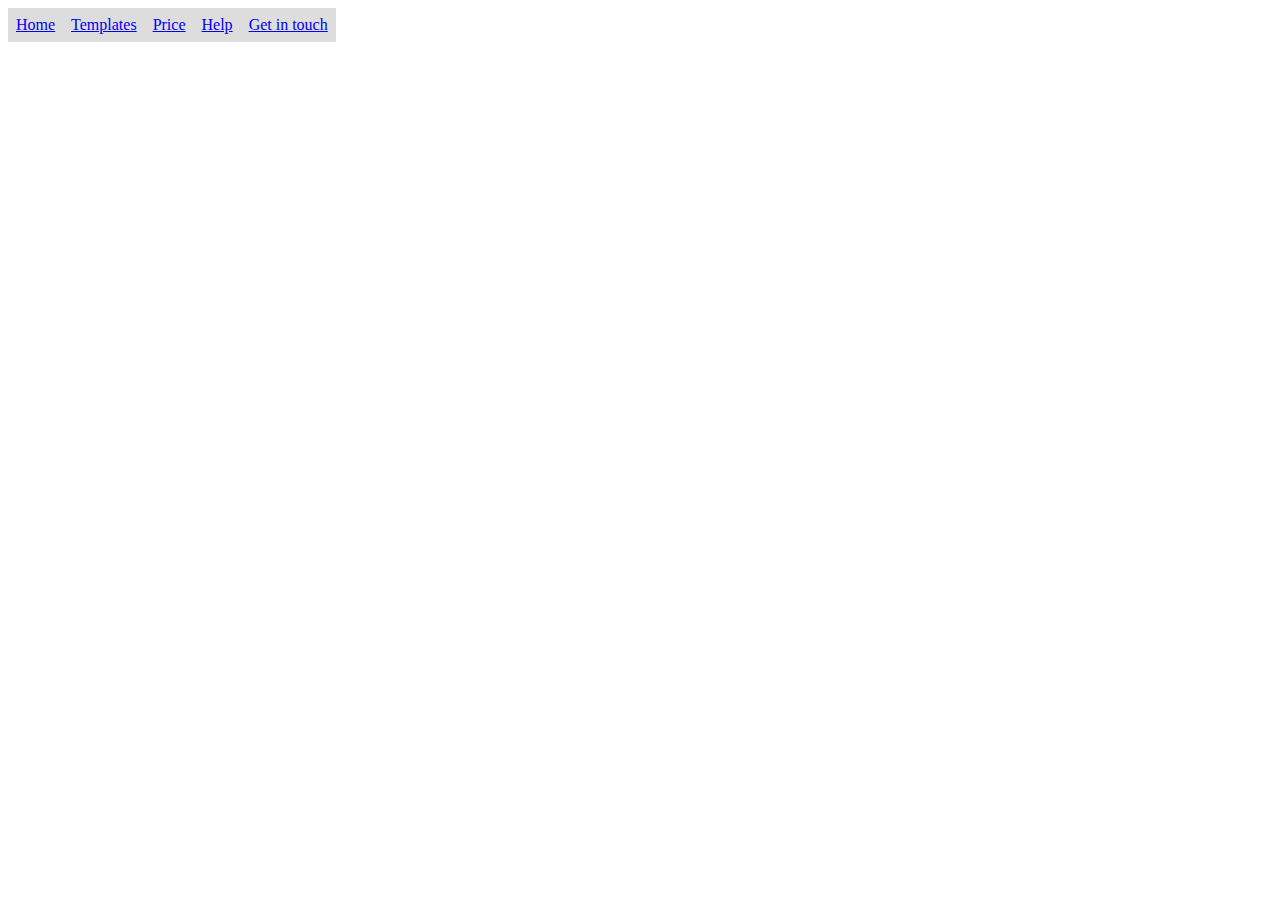
<file: component-navbar.html>
<!DOCTYPE html>
<html>
    <head>
        <meta charset="UTF-8">
        <link rel="stylesheet" href="component-navbar.css">
        <title>Component Navbar</title>
    </head>
    <body>
        <ul>
            <li><a href="#home">Home</a></li>
            <li><a href="#templates">Templates</a></li>
            <li><a href="#price">Price</a></li>
            <li><a href="#help">Help</a></li>
            <li><a href="#get in touch">Get in touch</a></li>
        </ul>
    </body>
</html>
</file>
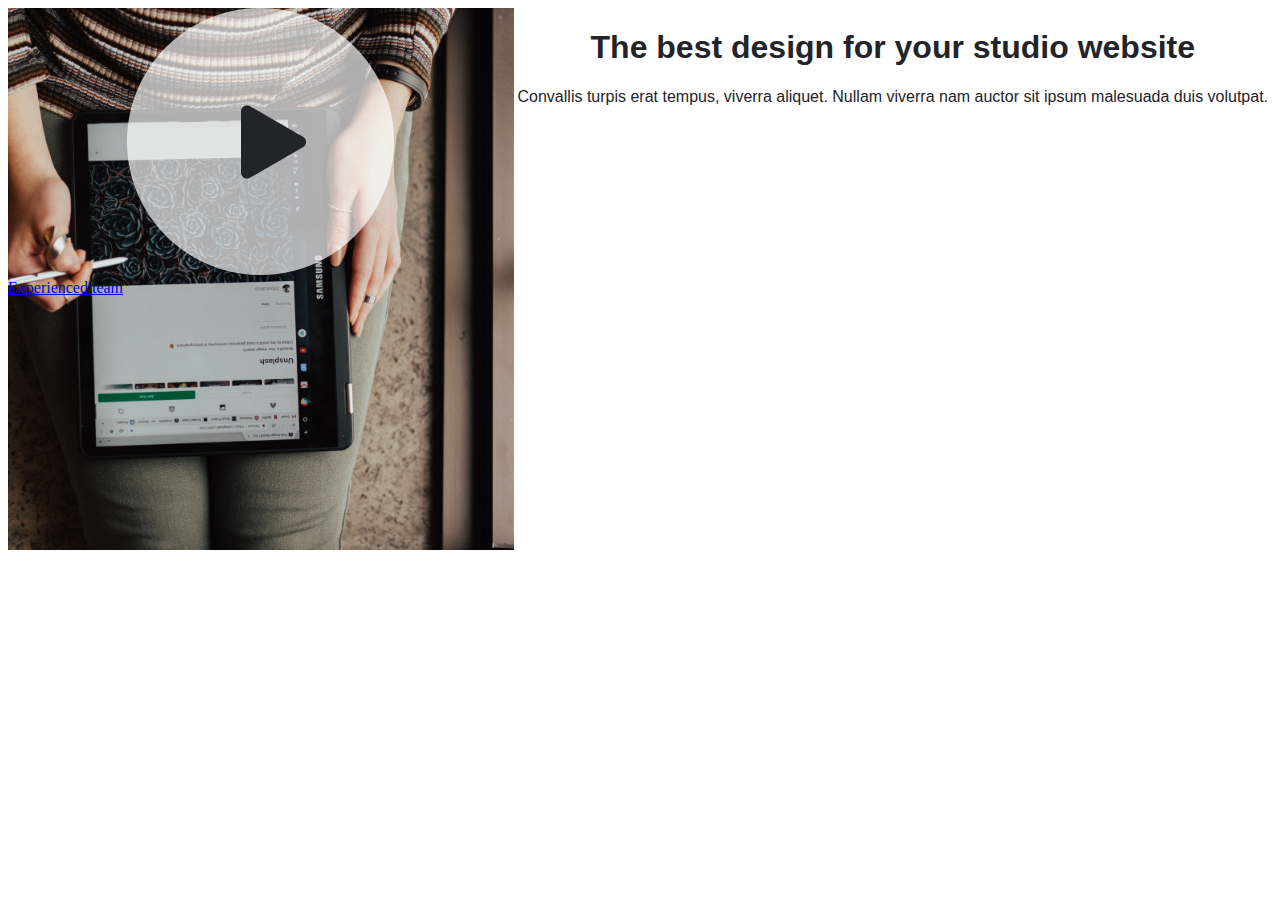
<file: component2.html>
<!DOCTYPE html>
<html lang="en">
    <head>
        <meta charset="UTF-8">
        <meta name="viewport" content="width=device-width, initial-scale=1.0">
        <link rel="stylesheet" href="style2.css">
    </head>
    <body>
        <div class="container">
            <div class="left">

                <div class="below">
                    <div class="above">
                        <img src="image/video.png" alt="video">
                    </div>
                </div>            
            </div>
            <div class="right">
                <h1>The best design for your studio website</h1>
                <p>Convallis turpis erat tempus, viverra aliquet. Nullam viverra nam auctor sit ipsum malesuada duis volutpat.
                </p>
            </div>
        </div>

        <a href="Experienced team">Experienced team</a>

    </body>
</html>
</file>
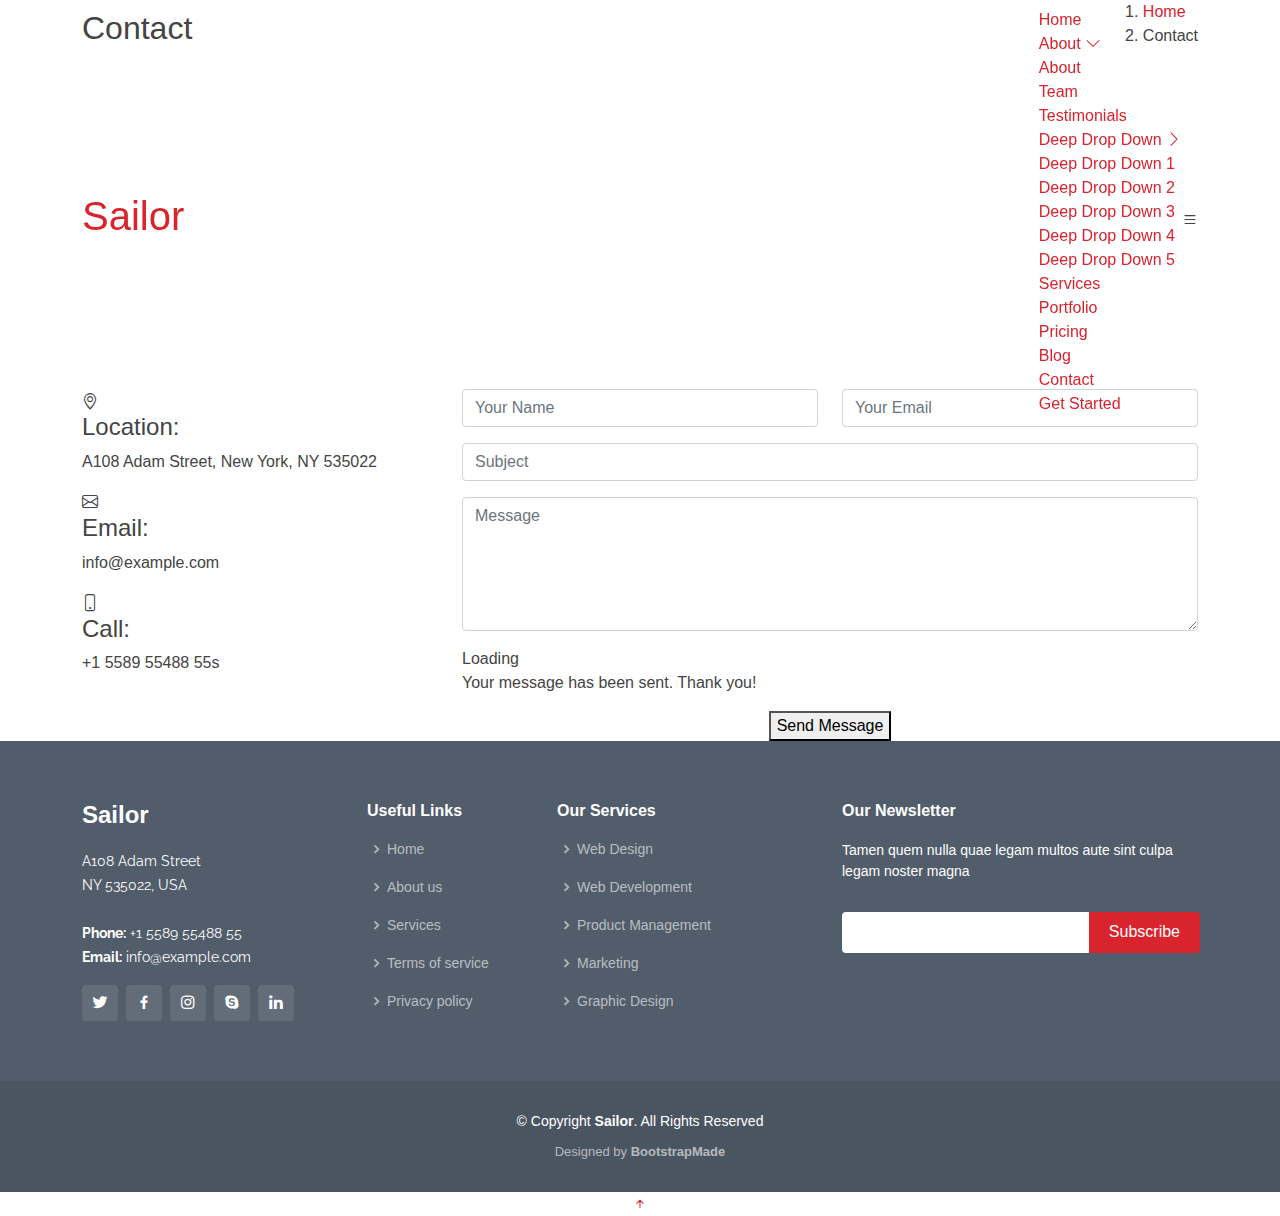
<file: contact.html>
<!DOCTYPE html>
<html lang="en">

<head>
  <meta charset="utf-8">
  <meta content="width=device-width, initial-scale=1.0" name="viewport">

  <title>Contact - Sailor Bootstrap Template</title>
  <meta content="" name="description">
  <meta content="" name="keywords">

  <!-- Favicons -->
  <link href="assets/img/favicon.png" rel="icon">
  <link href="assets/img/apple-touch-icon.png" rel="apple-touch-icon">

  <!-- Google Fonts -->
  <link href="https://fonts.googleapis.com/css?family=Open+Sans:300,300i,400,400i,600,600i,700,700i|Raleway:300,300i,400,400i,500,500i,600,600i,700,700i|Poppins:300,300i,400,400i,500,500i,600,600i,700,700i" rel="stylesheet">

  <!-- Vendor CSS Files -->
  <link href="assets/vendor/animate.css/animate.min.css" rel="stylesheet">
  <link href="assets/vendor/bootstrap/css/bootstrap.min.css" rel="stylesheet">
  <link href="assets/vendor/bootstrap-icons/bootstrap-icons.css" rel="stylesheet">
  <link href="assets/vendor/boxicons/css/boxicons.min.css" rel="stylesheet">
  <link href="assets/vendor/glightbox/css/glightbox.min.css" rel="stylesheet">
  <link href="assets/vendor/remixicon/remixicon.css" rel="stylesheet">
  <link href="assets/vendor/swiper/swiper-bundle.min.css" rel="stylesheet">

  <!-- Template Main CSS File -->
  <link href="assets/css/style.css" rel="stylesheet">

  <!-- =======================================================
  * Template Name: Sailor - v4.0.1
  * Template URL: https://bootstrapmade.com/sailor-free-bootstrap-theme/
  * Author: BootstrapMade.com
  * License: https://bootstrapmade.com/license/
  ======================================================== -->
</head>

<body>

  <!-- ======= Header ======= -->
  <header id="header" class="fixed-top d-flex align-items-center">
    <div class="container d-flex align-items-center">

      <h1 class="logo me-auto"><a href="index.html">Sailor</a></h1>
      <!-- Uncomment below if you prefer to use an image logo -->
      <!-- <a href="index.html" class="logo me-auto"><img src="assets/img/logo.png" alt="" class="img-fluid"></a>-->

      <nav id="navbar" class="navbar">
        <ul>
          <li><a href="index.html">Home</a></li>

          <li class="dropdown"><a href="#"><span>About</span> <i class="bi bi-chevron-down"></i></a>
            <ul>
              <li><a href="about.html">About</a></li>
              <li><a href="team.html">Team</a></li>
              <li><a href="testimonials.html">Testimonials</a></li>

              <li class="dropdown"><a href="#"><span>Deep Drop Down</span> <i class="bi bi-chevron-right"></i></a>
                <ul>
                  <li><a href="#">Deep Drop Down 1</a></li>
                  <li><a href="#">Deep Drop Down 2</a></li>
                  <li><a href="#">Deep Drop Down 3</a></li>
                  <li><a href="#">Deep Drop Down 4</a></li>
                  <li><a href="#">Deep Drop Down 5</a></li>
                </ul>
              </li>
            </ul>
          </li>
          <li><a href="services.html">Services</a></li>
          <li><a href="portfolio.html">Portfolio</a></li>
          <li><a href="pricing.html">Pricing</a></li>
          <li><a href="blog.html">Blog</a></li>

          <li><a href="contact.html" class="active">Contact</a></li>
          <li><a href="index.html" class="getstarted">Get Started</a></li>
        </ul>
        <i class="bi bi-list mobile-nav-toggle"></i>
      </nav><!-- .navbar -->

    </div>
  </header><!-- End Header -->

  <main id="main">

    <!-- ======= Breadcrumbs ======= -->
    <section id="breadcrumbs" class="breadcrumbs">
      <div class="container">

        <div class="d-flex justify-content-between align-items-center">
          <h2>Contact</h2>
          <ol>
            <li><a href="index.html">Home</a></li>
            <li>Contact</li>
          </ol>
        </div>

      </div>
    </section><!-- End Breadcrumbs -->

    <!-- ======= Contact Section ======= -->
    <section id="contact" class="contact">
      <div class="container">

        <div>
          <iframe style="border:0; width: 100%; height: 270px;" src="https://www.google.com/maps/embed?pb=!1m14!1m8!1m3!1d12097.433213460943!2d-74.0062269!3d40.7101282!3m2!1i1024!2i768!4f13.1!3m3!1m2!1s0x0%3A0xb89d1fe6bc499443!2sDowntown+Conference+Center!5e0!3m2!1smk!2sbg!4v1539943755621" frameborder="0" allowfullscreen></iframe>
        </div>

        <div class="row mt-5">

          <div class="col-lg-4">
            <div class="info">
              <div class="address">
                <i class="bi bi-geo-alt"></i>
                <h4>Location:</h4>
                <p>A108 Adam Street, New York, NY 535022</p>
              </div>

              <div class="email">
                <i class="bi bi-envelope"></i>
                <h4>Email:</h4>
                <p>info@example.com</p>
              </div>

              <div class="phone">
                <i class="bi bi-phone"></i>
                <h4>Call:</h4>
                <p>+1 5589 55488 55s</p>
              </div>

            </div>

          </div>

          <div class="col-lg-8 mt-5 mt-lg-0">

            <form action="forms/contact.php" method="post" role="form" class="php-email-form">
              <div class="row">
                <div class="col-md-6 form-group">
                  <input type="text" name="name" class="form-control" id="name" placeholder="Your Name" required>
                </div>
                <div class="col-md-6 form-group mt-3 mt-md-0">
                  <input type="email" class="form-control" name="email" id="email" placeholder="Your Email" required>
                </div>
              </div>
              <div class="form-group mt-3">
                <input type="text" class="form-control" name="subject" id="subject" placeholder="Subject" required>
              </div>
              <div class="form-group mt-3">
                <textarea class="form-control" name="message" rows="5" placeholder="Message" required></textarea>
              </div>
              <div class="my-3">
                <div class="loading">Loading</div>
                <div class="error-message"></div>
                <div class="sent-message">Your message has been sent. Thank you!</div>
              </div>
              <div class="text-center"><button type="submit">Send Message</button></div>
            </form>

          </div>

        </div>

      </div>
    </section><!-- End Contact Section -->

  </main><!-- End #main -->

  <!-- ======= Footer ======= -->
  <footer id="footer">
    <div class="footer-top">
      <div class="container">
        <div class="row">

          <div class="col-lg-3 col-md-6">
            <div class="footer-info">
              <h3>Sailor</h3>
              <p>
                A108 Adam Street <br>
                NY 535022, USA<br><br>
                <strong>Phone:</strong> +1 5589 55488 55<br>
                <strong>Email:</strong> info@example.com<br>
              </p>
              <div class="social-links mt-3">
                <a href="#" class="twitter"><i class="bx bxl-twitter"></i></a>
                <a href="#" class="facebook"><i class="bx bxl-facebook"></i></a>
                <a href="#" class="instagram"><i class="bx bxl-instagram"></i></a>
                <a href="#" class="google-plus"><i class="bx bxl-skype"></i></a>
                <a href="#" class="linkedin"><i class="bx bxl-linkedin"></i></a>
              </div>
            </div>
          </div>

          <div class="col-lg-2 col-md-6 footer-links">
            <h4>Useful Links</h4>
            <ul>
              <li><i class="bx bx-chevron-right"></i> <a href="#">Home</a></li>
              <li><i class="bx bx-chevron-right"></i> <a href="#">About us</a></li>
              <li><i class="bx bx-chevron-right"></i> <a href="#">Services</a></li>
              <li><i class="bx bx-chevron-right"></i> <a href="#">Terms of service</a></li>
              <li><i class="bx bx-chevron-right"></i> <a href="#">Privacy policy</a></li>
            </ul>
          </div>

          <div class="col-lg-3 col-md-6 footer-links">
            <h4>Our Services</h4>
            <ul>
              <li><i class="bx bx-chevron-right"></i> <a href="#">Web Design</a></li>
              <li><i class="bx bx-chevron-right"></i> <a href="#">Web Development</a></li>
              <li><i class="bx bx-chevron-right"></i> <a href="#">Product Management</a></li>
              <li><i class="bx bx-chevron-right"></i> <a href="#">Marketing</a></li>
              <li><i class="bx bx-chevron-right"></i> <a href="#">Graphic Design</a></li>
            </ul>
          </div>

          <div class="col-lg-4 col-md-6 footer-newsletter">
            <h4>Our Newsletter</h4>
            <p>Tamen quem nulla quae legam multos aute sint culpa legam noster magna</p>
            <form action="" method="post">
              <input type="email" name="email"><input type="submit" value="Subscribe">
            </form>

          </div>

        </div>
      </div>
    </div>

    <div class="container">
      <div class="copyright">
        &copy; Copyright <strong><span>Sailor</span></strong>. All Rights Reserved
      </div>
      <div class="credits">
        <!-- All the links in the footer should remain intact. -->
        <!-- You can delete the links only if you purchased the pro version. -->
        <!-- Licensing information: https://bootstrapmade.com/license/ -->
        <!-- Purchase the pro version with working PHP/AJAX contact form: https://bootstrapmade.com/sailor-free-bootstrap-theme/ -->
        Designed by <a href="https://bootstrapmade.com/">BootstrapMade</a>
      </div>
    </div>
  </footer><!-- End Footer -->

  <a href="#" class="back-to-top d-flex align-items-center justify-content-center"><i class="bi bi-arrow-up-short"></i></a>

  <!-- Vendor JS Files -->
  <script src="assets/vendor/bootstrap/js/bootstrap.bundle.min.js"></script>
  <script src="assets/vendor/glightbox/js/glightbox.min.js"></script>
  <script src="assets/vendor/isotope-layout/isotope.pkgd.min.js"></script>
  <script src="assets/vendor/php-email-form/validate.js"></script>
  <script src="assets/vendor/swiper/swiper-bundle.min.js"></script>
  <script src="assets/vendor/waypoints/noframework.waypoints.js"></script>

  <!-- Template Main JS File -->
  <script src="assets/js/main.js"></script>

</body>

</html>
</file>
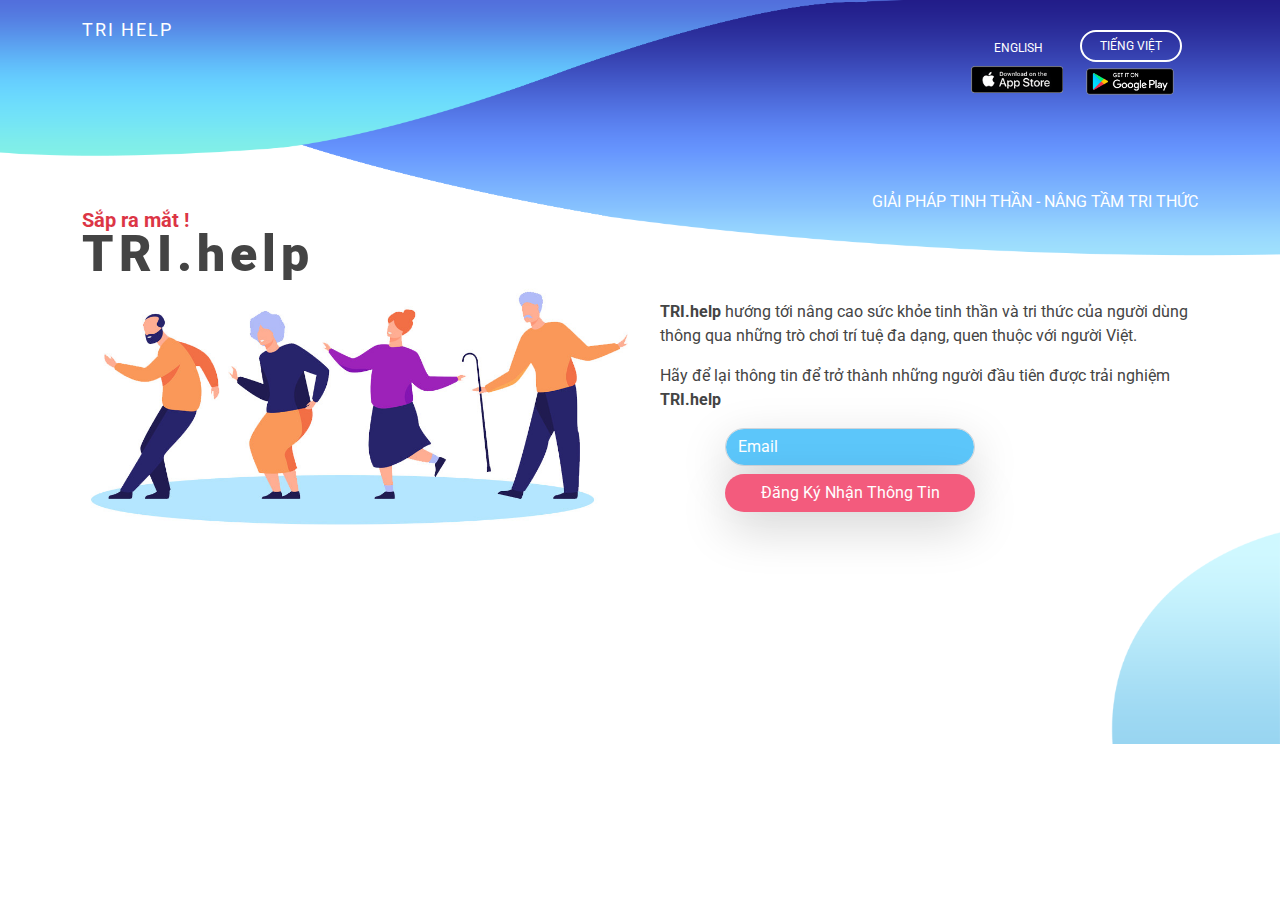
<file: landing-1.html>
<!DOCTYPE html>
<html lang="en">

<head>
  <meta charset="utf-8">
  <meta content="width=device-width, initial-scale=1.0" name="viewport">

  <title>Sailor Bootstrap Template - Index</title>
  <meta content="" name="description">
  <meta content="" name="keywords">

  <!-- Favicons -->
  <link href="assets/img/apple-touch-icon.png" rel="icon">
  <link href="assets/img/apple-touch-icon.png" rel="apple-touch-icon">

  <!-- Google Fonts -->
  <link
    href="https://fonts.googleapis.com/css?family=Open+Sans:300,300i,400,400i,600,600i,700,700i|Raleway:300,300i,400,400i,500,500i,600,600i,700,700i|Poppins:300,300i,400,400i,500,500i,600,600i,700,700i"
    rel="stylesheet">
  <link rel="preconnect" href="https://fonts.gstatic.com">
  <link href="https://fonts.googleapis.com/css2?family=Roboto:ital,wght@0,500;1,900&display=swap" rel="stylesheet">
  <!-- Vendor CSS Files -->
  <link href="assets/vendor/animate.css/animate.min.css" rel="stylesheet">
  <link href="assets/vendor/bootstrap/css/bootstrap.min.css" rel="stylesheet">
  <link href="assets/vendor/bootstrap-icons/bootstrap-icons.css" rel="stylesheet">
  <link href="assets/vendor/boxicons/css/boxicons.min.css" rel="stylesheet">
  <link href="assets/vendor/glightbox/css/glightbox.min.css" rel="stylesheet">
  <link href="assets/vendor/remixicon/remixicon.css" rel="stylesheet">
  <link href="assets/vendor/swiper/swiper-bundle.min.css" rel="stylesheet">

  <!-- Template Main CSS File -->
  <link href="assets/css/style.css" rel="stylesheet">

  <!-- =======================================================
  * Template Name: Sailor - v4.0.1
  * Template URL: https://bootstrapmade.com/sailor-free-bootstrap-theme/
  * Author: BootstrapMade.com
  * License: https://bootstrapmade.com/license/
  ======================================================== -->
</head>

<body>
  <div class="landing-header landing-header-bg-1">
    <div class="container">
      <div class="landing-header-section row">
        <div class="col-lg-9 col-md-7 col-4">
          <p class="mt-3 text-white landing-letter-spacing">
            TRI HELP
          </p>
        </div>
        <div class="col-lg-3 col-md-5 col-8">
          <div class="landing-header-right">
            <div class="row">
              <div class="col-6">
                <button class="mt-1 custom-btn landing-header-text text-white btn-border-none">ENGLISH</button>
                <img src="assets/img/button/apple-badge.png" class="img-fluid p-1" alt="">

              </div>
              <div class="col-6">
                <div>
                  <button class="landing-header-text custom-btn btn-white">TIẾNG VIỆT</button>
                </div>
                <img src="assets/img/button/gg-badge.png" class="img-fluid" alt="">
              </div>
            </div>
          </div>
        </div>
      </div>
      <div class="landing-header-section d-flex flex-column-reverse flex-md-row">
        <div class="landing-header-section-left">
          <h5 class="text-danger landing-header-font-weight">Sắp ra mắt !</h5>
          <h1 class="landing-header-font-weight landing-letter-spacing">
            <strong>
              TRI.help
            </strong>
          </h1>
        </div>
        <div class="landing-header-section-right">
          <p class="text-white ">GIẢI PHÁP TINH THẦN - NÂNG TẦM TRI THỨC</p>
        </div>
      </div>
    </div>
  </div>

  <div class="container">
    <div class="row">
      <div class="col-md-6 col-12"><img src="assets/img/background/header-logo.jpg" class="img-fluid" alt=""></div>
      <div class="col-md-6 col-12 introduction-text">
        <p>
          <strong>TRI.help</strong> <span class="font-family-auto">hướng tới nâng cao sức khỏe tinh thần và tri thức của người dùng thông qua những trò chơi trí tuệ đa
          dạng, quen thuộc với người Việt.</span>
        </p>
        <p>
          <span class="font-family-auto">Hãy để lại thông tin để trở thành những người đầu tiên được trải nghiệm</span> <strong>TRI.help</strong>
        </p>
        <div>
          <form class="receive-form">
            <input type="email" class="form-control shadow-lg" id="inputPassword" placeholder="Email">
            <button type="submit" class="btn mt-2 shadow-lg">Đăng Ký Nhận Thông Tin</button>
          </form>
        </div>
      </div>
    </div>
  </div>
  <div class="coner">
    <img src="assets/img/background/coner-1.png" alt="">
  </div>

  <!-- Vendor JS Files -->
  <script src="assets/vendor/bootstrap/js/bootstrap.bundle.min.js"></script>
  <script src="assets/vendor/glightbox/js/glightbox.min.js"></script>
  <script src="assets/vendor/isotope-layout/isotope.pkgd.min.js"></script>
  <script src="assets/vendor/php-email-form/validate.js"></script>
  <script src="assets/vendor/swiper/swiper-bundle.min.js"></script>
  <script src="assets/vendor/waypoints/noframework.waypoints.js"></script>

  <!-- Template Main JS File -->
  <script src="assets/js/main.js"></script>

</body>

</html>
</file>
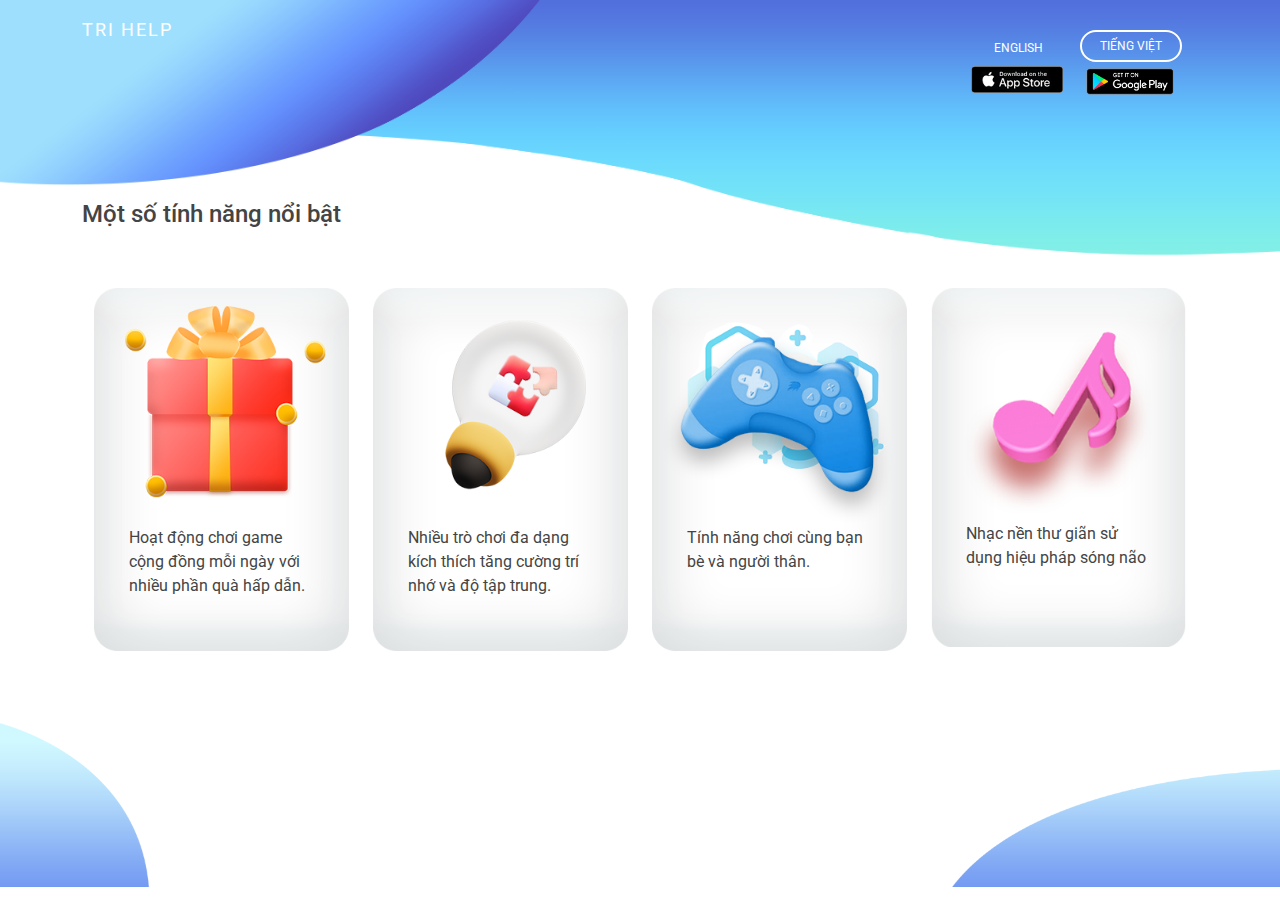
<file: landing-2.html>
<!DOCTYPE html>
<html lang="en">

<head>
  <meta charset="utf-8">
  <meta content="width=device-width, initial-scale=1.0" name="viewport">

  <title>Sailor Bootstrap Template - Index</title>
  <meta content="" name="description">
  <meta content="" name="keywords">

  <!-- Favicons -->
  <link href="assets/img/apple-touch-icon.png" rel="icon">
  <link href="assets/img/apple-touch-icon.png" rel="apple-touch-icon">

  <!-- Google Fonts -->
  <link
    href="https://fonts.googleapis.com/css?family=Open+Sans:300,300i,400,400i,600,600i,700,700i|Raleway:300,300i,400,400i,500,500i,600,600i,700,700i|Poppins:300,300i,400,400i,500,500i,600,600i,700,700i"
    rel="stylesheet">
  <link rel="preconnect" href="https://fonts.gstatic.com">
  <link href="https://fonts.googleapis.com/css2?family=Roboto:ital,wght@0,500;1,900&display=swap" rel="stylesheet">
  <!-- Vendor CSS Files -->
  <link href="assets/vendor/animate.css/animate.min.css" rel="stylesheet">
  <link href="assets/vendor/bootstrap/css/bootstrap.min.css" rel="stylesheet">
  <link href="assets/vendor/bootstrap-icons/bootstrap-icons.css" rel="stylesheet">
  <link href="assets/vendor/boxicons/css/boxicons.min.css" rel="stylesheet">
  <link href="assets/vendor/glightbox/css/glightbox.min.css" rel="stylesheet">
  <link href="assets/vendor/remixicon/remixicon.css" rel="stylesheet">

  <!-- Template Main CSS File -->
  <link href="assets/css/style.css" rel="stylesheet">

  <!-- =======================================================
  * Template Name: Sailor - v4.0.1
  * Template URL: https://bootstrapmade.com/sailor-free-bootstrap-theme/
  * Author: BootstrapMade.com
  * License: https://bootstrapmade.com/license/
  ======================================================== -->
</head>

<body>
  <div class="landing-header landing-header-bg-2">
    <div class="container">
      <div class="landing-header-section row">
        <div class="col-lg-9 col-md-7 col-4">
          <p class="mt-3 text-white landing-letter-spacing brand-name">
            TRI HELP
          </p>
        </div>
        <div class="col-lg-3 col-md-5 col-8">
          <div class="landing-header-right">
            <div class="row">
              <div class="col-6">
                <button class="mt-1 custom-btn landing-header-text text-white btn-border-none">ENGLISH</button>
                <img src="assets/img/button/apple-badge.png" class="img-fluid p-1" alt="">

              </div>
              <div class="col-6">
                <div>
                  <button class="landing-header-text custom-btn btn-white">TIẾNG VIỆT</button>
                </div>
                <img src="assets/img/button/gg-badge.png" class="img-fluid" alt="">
              </div>
            </div>
          </div>
        </div>
      </div>
      <div class="landing-header-section d-flex flex-column-reverse flex-md-row">
        <div class="landing-header-section-left">
          <h4>
            Một số tính năng nổi bật
          </h4>
        </div>
      </div>
    </div>
  </div>

  <div class="container mt-2">
    <div class="row margin-auto">
      <div class="col-md-6 col-lg-3 col-6"><img src="assets/img/features/gift.png" class="img-fluid" alt=""> <p class="font-family-auto text-in-picture">Hoạt động chơi game cộng đồng mỗi ngày với nhiều phần quà hấp dẫn.</p></div>
      <div class="col-md-6 col-lg-3 col-6"><img src="assets/img/features/brain.png" class="img-fluid" alt=""><p class="font-family-auto text-in-picture">Nhiều trò chơi đa dạng kích thích tăng cường trí nhớ và độ tập trung.</p></div>
      <div class="col-md-6 col-lg-3 col-6"><img src="assets/img/features/game.png" class="img-fluid" alt=""><p class="font-family-auto text-in-picture">Tính năng chơi cùng bạn bè và người thân.</p></div>
      <div class="col-md-6 col-lg-3 col-6"><img src="assets/img/features/music.png" class="img-fluid" alt=""><p class="font-family-auto text-in-picture">Nhạc nền thư giãn sử dụng hiệu pháp sóng não</p></div>
    </div>
  </div>
  <div class="corner-2">
    <img src="assets/img/background/coner-2.png" alt="">
  </div>

  <!-- Vendor JS Files -->
  <script src="assets/vendor/bootstrap/js/bootstrap.bundle.min.js"></script>
  <script src="assets/vendor/glightbox/js/glightbox.min.js"></script>
  <script src="assets/vendor/isotope-layout/isotope.pkgd.min.js"></script>
  <script src="assets/vendor/php-email-form/validate.js"></script>
  <script src="assets/vendor/swiper/swiper-bundle.min.js"></script>
  <script src="assets/vendor/waypoints/noframework.waypoints.js"></script>

  <!-- Template Main JS File -->
  <script src="assets/js/main.js"></script>

</body>

</html>
</file>
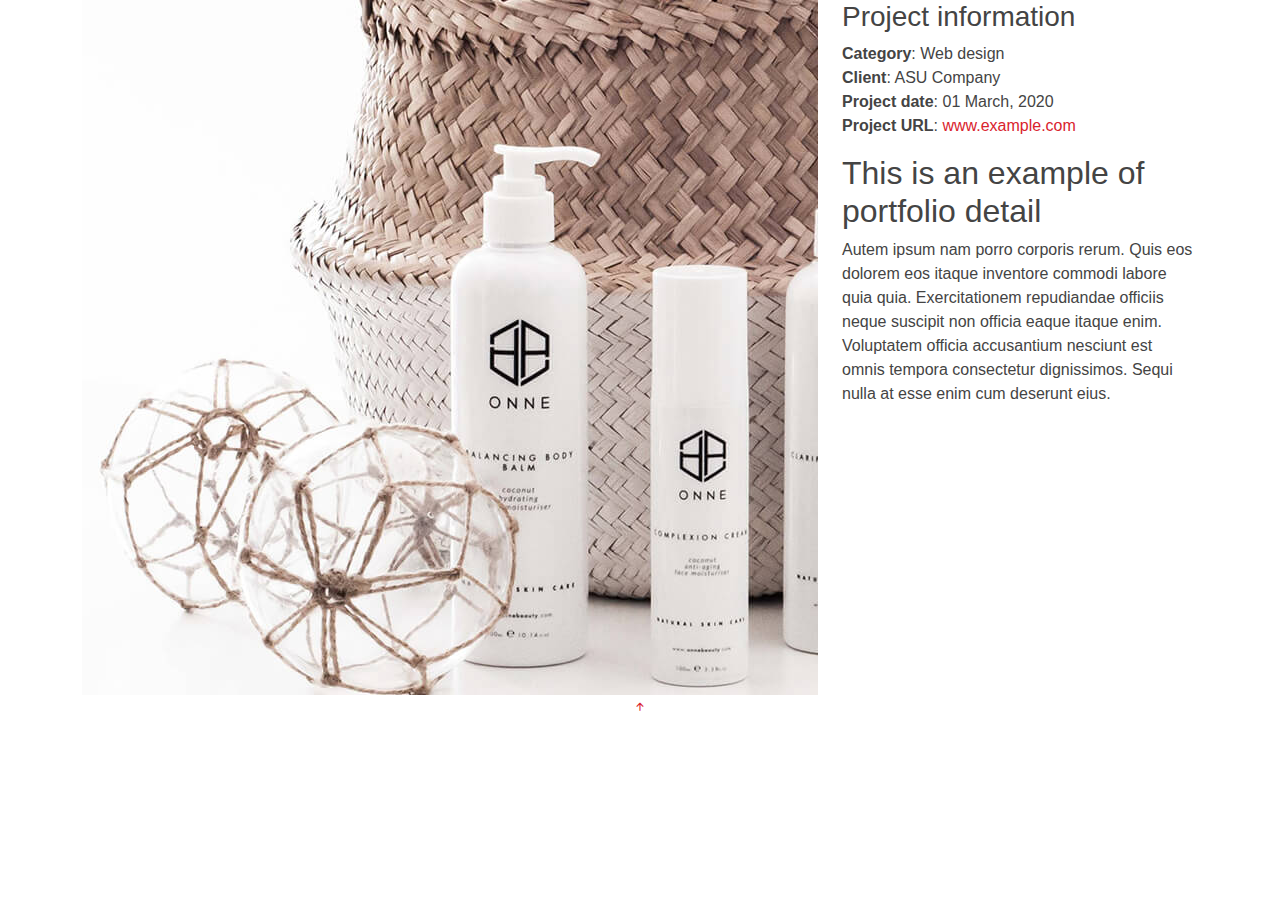
<file: portfolio-details.html>
<!DOCTYPE html>
<html lang="en">

<head>
  <meta charset="utf-8">
  <meta content="width=device-width, initial-scale=1.0" name="viewport">

  <title>Portfolio Details - Sailor Bootstrap Template</title>
  <meta content="" name="description">
  <meta content="" name="keywords">

  <!-- Favicons -->
  <link href="assets/img/favicon.png" rel="icon">
  <link href="assets/img/apple-touch-icon.png" rel="apple-touch-icon">

  <!-- Google Fonts -->
  <link href="https://fonts.googleapis.com/css?family=Open+Sans:300,300i,400,400i,600,600i,700,700i|Raleway:300,300i,400,400i,500,500i,600,600i,700,700i|Poppins:300,300i,400,400i,500,500i,600,600i,700,700i" rel="stylesheet">

  <!-- Vendor CSS Files -->
  <link href="assets/vendor/animate.css/animate.min.css" rel="stylesheet">
  <link href="assets/vendor/bootstrap/css/bootstrap.min.css" rel="stylesheet">
  <link href="assets/vendor/bootstrap-icons/bootstrap-icons.css" rel="stylesheet">
  <link href="assets/vendor/boxicons/css/boxicons.min.css" rel="stylesheet">
  <link href="assets/vendor/glightbox/css/glightbox.min.css" rel="stylesheet">
  <link href="assets/vendor/remixicon/remixicon.css" rel="stylesheet">
  <link href="assets/vendor/swiper/swiper-bundle.min.css" rel="stylesheet">

  <!-- Template Main CSS File -->
  <link href="assets/css/style.css" rel="stylesheet">

  <!-- =======================================================
  * Template Name: Sailor - v4.0.1
  * Template URL: https://bootstrapmade.com/sailor-free-bootstrap-theme/
  * Author: BootstrapMade.com
  * License: https://bootstrapmade.com/license/
  ======================================================== -->
</head>

<body>

  <main id="main">

    <!-- ======= Portfolio Details Section ======= -->
    <section id="portfolio-details" class="portfolio-details">
      <div class="container">

        <div class="row gy-4">

          <div class="col-lg-8">
            <div class="portfolio-details-slider swiper-container">
              <div class="swiper-wrapper align-items-center">

                <div class="swiper-slide">
                  <img src="assets/img/portfolio/portfolio-details-1.jpg" alt="">
                </div>

                <div class="swiper-slide">
                  <img src="assets/img/portfolio/portfolio-details-2.jpg" alt="">
                </div>

                <div class="swiper-slide">
                  <img src="assets/img/portfolio/portfolio-details-3.jpg" alt="">
                </div>

              </div>
              <div class="swiper-pagination"></div>
            </div>
          </div>

          <div class="col-lg-4">
            <div class="portfolio-info">
              <h3>Project information</h3>
              <ul>
                <li><strong>Category</strong>: Web design</li>
                <li><strong>Client</strong>: ASU Company</li>
                <li><strong>Project date</strong>: 01 March, 2020</li>
                <li><strong>Project URL</strong>: <a href="#">www.example.com</a></li>
              </ul>
            </div>
            <div class="portfolio-description">
              <h2>This is an example of portfolio detail</h2>
              <p>
                Autem ipsum nam porro corporis rerum. Quis eos dolorem eos itaque inventore commodi labore quia quia. Exercitationem repudiandae officiis neque suscipit non officia eaque itaque enim. Voluptatem officia accusantium nesciunt est omnis tempora consectetur dignissimos. Sequi nulla at esse enim cum deserunt eius.
              </p>
            </div>
          </div>

        </div>

      </div>
    </section><!-- End Portfolio Details Section -->

  </main><!-- End #main -->

  <a href="#" class="back-to-top d-flex align-items-center justify-content-center"><i class="bi bi-arrow-up-short"></i></a>

  <!-- Vendor JS Files -->
  <script src="assets/vendor/bootstrap/js/bootstrap.bundle.min.js"></script>
  <script src="assets/vendor/glightbox/js/glightbox.min.js"></script>
  <script src="assets/vendor/isotope-layout/isotope.pkgd.min.js"></script>
  <script src="assets/vendor/php-email-form/validate.js"></script>
  <script src="assets/vendor/swiper/swiper-bundle.min.js"></script>
  <script src="assets/vendor/waypoints/noframework.waypoints.js"></script>

  <!-- Template Main JS File -->
  <script src="assets/js/main.js"></script>

</body>

</html>
</file>
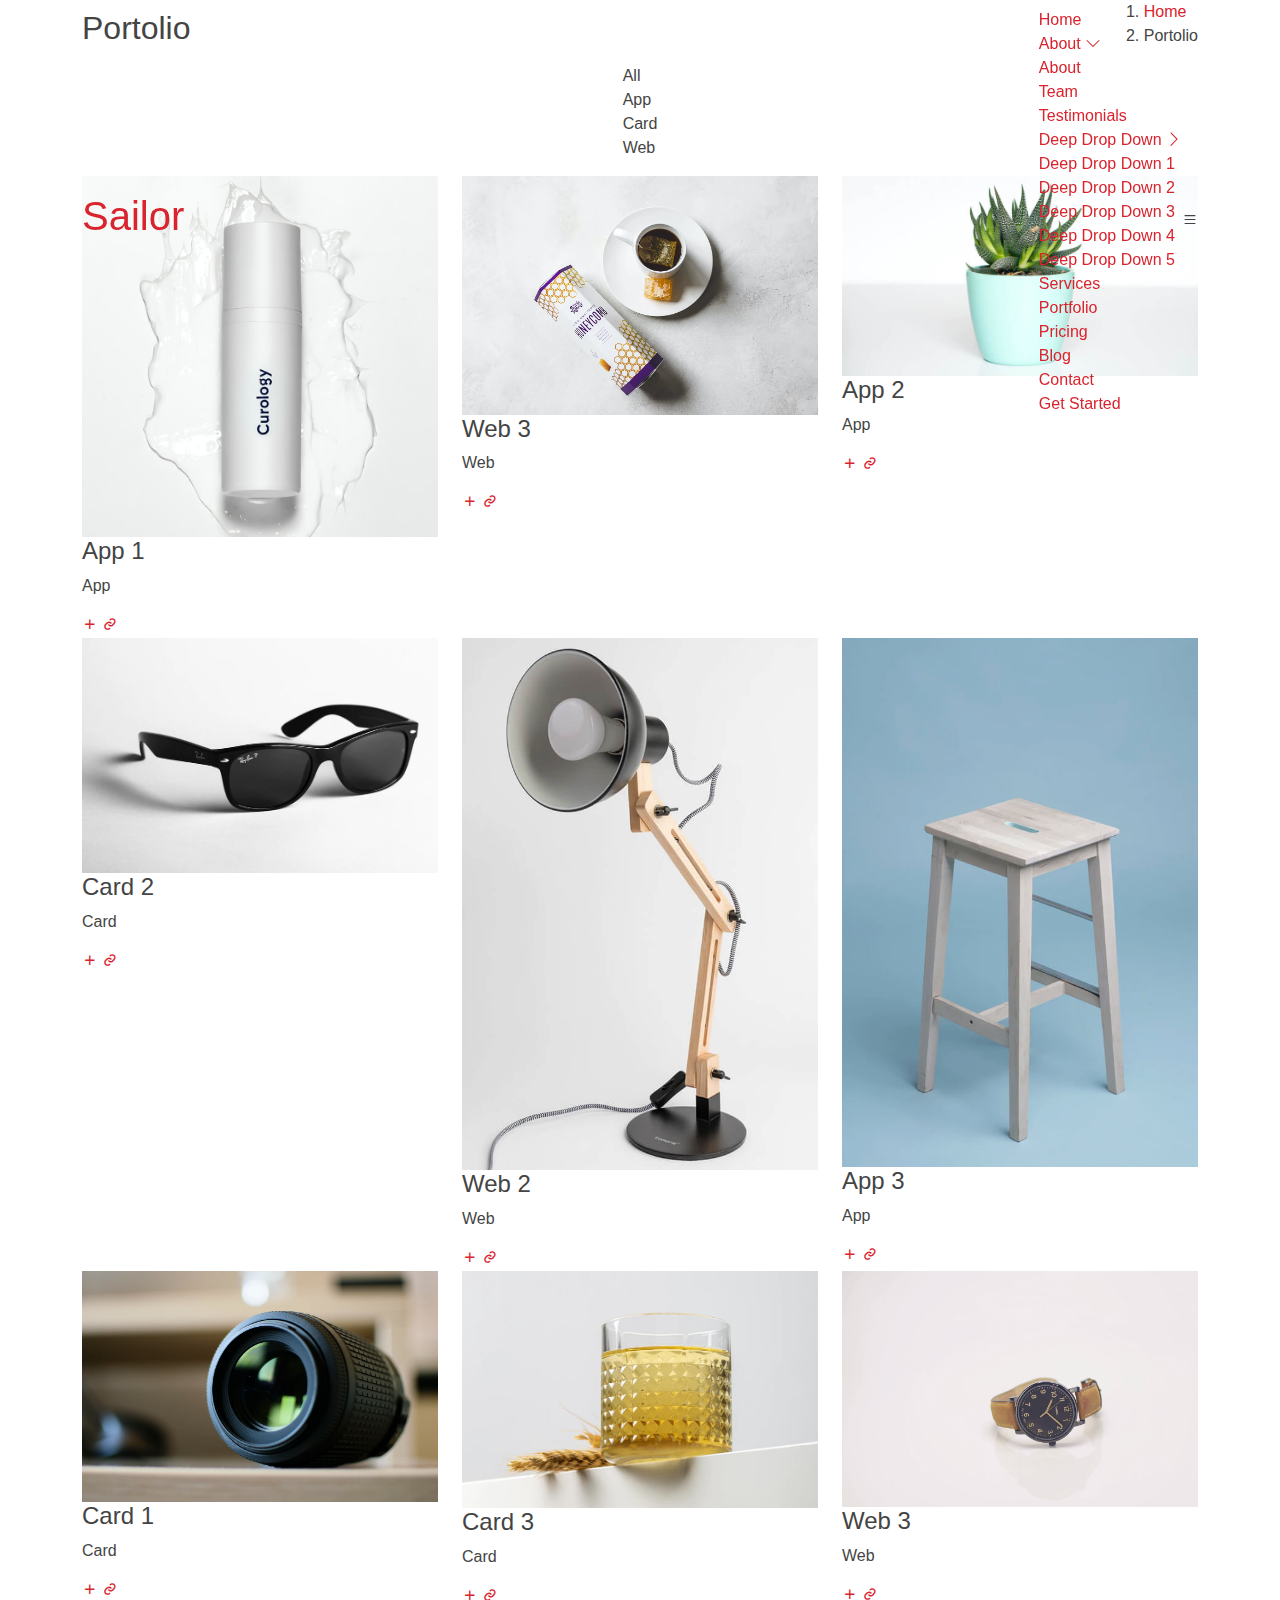
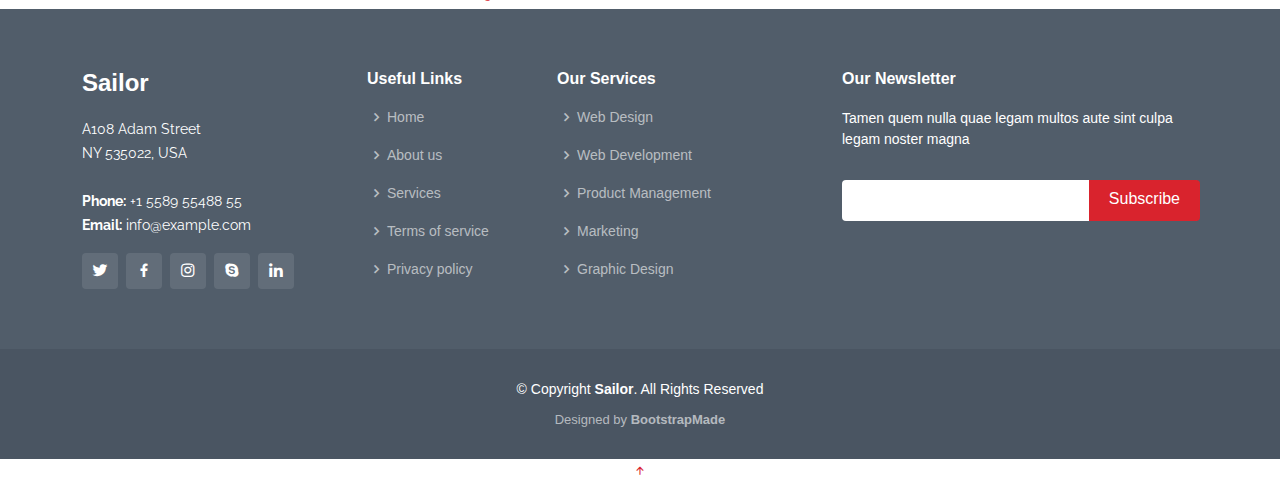
<file: portfolio.html>
<!DOCTYPE html>
<html lang="en">

<head>
  <meta charset="utf-8">
  <meta content="width=device-width, initial-scale=1.0" name="viewport">

  <title>Portfolio - Sailor Bootstrap Template</title>
  <meta content="" name="description">
  <meta content="" name="keywords">

  <!-- Favicons -->
  <link href="assets/img/favicon.png" rel="icon">
  <link href="assets/img/apple-touch-icon.png" rel="apple-touch-icon">

  <!-- Google Fonts -->
  <link href="https://fonts.googleapis.com/css?family=Open+Sans:300,300i,400,400i,600,600i,700,700i|Raleway:300,300i,400,400i,500,500i,600,600i,700,700i|Poppins:300,300i,400,400i,500,500i,600,600i,700,700i" rel="stylesheet">

  <!-- Vendor CSS Files -->
  <link href="assets/vendor/animate.css/animate.min.css" rel="stylesheet">
  <link href="assets/vendor/bootstrap/css/bootstrap.min.css" rel="stylesheet">
  <link href="assets/vendor/bootstrap-icons/bootstrap-icons.css" rel="stylesheet">
  <link href="assets/vendor/boxicons/css/boxicons.min.css" rel="stylesheet">
  <link href="assets/vendor/glightbox/css/glightbox.min.css" rel="stylesheet">
  <link href="assets/vendor/remixicon/remixicon.css" rel="stylesheet">
  <link href="assets/vendor/swiper/swiper-bundle.min.css" rel="stylesheet">

  <!-- Template Main CSS File -->
  <link href="assets/css/style.css" rel="stylesheet">

  <!-- =======================================================
  * Template Name: Sailor - v4.0.1
  * Template URL: https://bootstrapmade.com/sailor-free-bootstrap-theme/
  * Author: BootstrapMade.com
  * License: https://bootstrapmade.com/license/
  ======================================================== -->
</head>

<body>

  <!-- ======= Header ======= -->
  <header id="header" class="fixed-top d-flex align-items-center">
    <div class="container d-flex align-items-center">

      <h1 class="logo me-auto"><a href="index.html">Sailor</a></h1>
      <!-- Uncomment below if you prefer to use an image logo -->
      <!-- <a href="index.html" class="logo me-auto"><img src="assets/img/logo.png" alt="" class="img-fluid"></a>-->

      <nav id="navbar" class="navbar">
        <ul>
          <li><a href="index.html">Home</a></li>

          <li class="dropdown"><a href="#"><span>About</span> <i class="bi bi-chevron-down"></i></a>
            <ul>
              <li><a href="about.html">About</a></li>
              <li><a href="team.html">Team</a></li>
              <li><a href="testimonials.html">Testimonials</a></li>

              <li class="dropdown"><a href="#"><span>Deep Drop Down</span> <i class="bi bi-chevron-right"></i></a>
                <ul>
                  <li><a href="#">Deep Drop Down 1</a></li>
                  <li><a href="#">Deep Drop Down 2</a></li>
                  <li><a href="#">Deep Drop Down 3</a></li>
                  <li><a href="#">Deep Drop Down 4</a></li>
                  <li><a href="#">Deep Drop Down 5</a></li>
                </ul>
              </li>
            </ul>
          </li>
          <li><a href="services.html">Services</a></li>
          <li><a href="portfolio.html" class="active">Portfolio</a></li>
          <li><a href="pricing.html">Pricing</a></li>
          <li><a href="blog.html">Blog</a></li>

          <li><a href="contact.html">Contact</a></li>
          <li><a href="index.html" class="getstarted">Get Started</a></li>
        </ul>
        <i class="bi bi-list mobile-nav-toggle"></i>
      </nav><!-- .navbar -->

    </div>
  </header><!-- End Header -->

  <main id="main">

    <!-- ======= Breadcrumbs ======= -->
    <section id="breadcrumbs" class="breadcrumbs">
      <div class="container">

        <div class="d-flex justify-content-between align-items-center">
          <h2>Portolio</h2>
          <ol>
            <li><a href="index.html">Home</a></li>
            <li>Portolio</li>
          </ol>
        </div>

      </div>
    </section><!-- End Breadcrumbs -->

    <!-- ======= Portfolio Section ======= -->
    <section id="portfolio" class="portfolio">
      <div class="container">

        <div class="row">
          <div class="col-lg-12 d-flex justify-content-center">
            <ul id="portfolio-flters">
              <li data-filter="*" class="filter-active">All</li>
              <li data-filter=".filter-app">App</li>
              <li data-filter=".filter-card">Card</li>
              <li data-filter=".filter-web">Web</li>
            </ul>
          </div>
        </div>

        <div class="row portfolio-container">

          <div class="col-lg-4 col-md-6 portfolio-item filter-app">
            <div class="portfolio-wrap">
              <img src="assets/img/portfolio/portfolio-1.jpg" class="img-fluid" alt="">
              <div class="portfolio-info">
                <h4>App 1</h4>
                <p>App</p>
                <div class="portfolio-links">
                  <a href="assets/img/portfolio/portfolio-1.jpg" data-gallery="portfolioGallery" class="portfolio-lightbox" title="App 1"><i class="bx bx-plus"></i></a>
                  <a href="portfolio-details.html" class="portfolio-details-lightbox" data-glightbox="type: external" title="Portfolio Details"><i class="bx bx-link"></i></a>
                </div>
              </div>
            </div>
          </div>

          <div class="col-lg-4 col-md-6 portfolio-item filter-web">
            <div class="portfolio-wrap">
              <img src="assets/img/portfolio/portfolio-2.jpg" class="img-fluid" alt="">
              <div class="portfolio-info">
                <h4>Web 3</h4>
                <p>Web</p>
                <div class="portfolio-links">
                  <a href="assets/img/portfolio/portfolio-2.jpg" data-gallery="portfolioGallery" class="portfolio-lightbox" title="Web 3"><i class="bx bx-plus"></i></a>
                  <a href="portfolio-details.html" class="portfolio-details-lightbox" data-glightbox="type: external" title="Portfolio Details"><i class="bx bx-link"></i></a>
                </div>
              </div>
            </div>
          </div>

          <div class="col-lg-4 col-md-6 portfolio-item filter-app">
            <div class="portfolio-wrap">
              <img src="assets/img/portfolio/portfolio-3.jpg" class="img-fluid" alt="">
              <div class="portfolio-info">
                <h4>App 2</h4>
                <p>App</p>
                <div class="portfolio-links">
                  <a href="assets/img/portfolio/portfolio-3.jpg" data-gallery="portfolioGallery" class="portfolio-lightbox" title="App 2"><i class="bx bx-plus"></i></a>
                  <a href="portfolio-details.html" class="portfolio-details-lightbox" data-glightbox="type: external" title="Portfolio Details"><i class="bx bx-link"></i></a>
                </div>
              </div>
            </div>
          </div>

          <div class="col-lg-4 col-md-6 portfolio-item filter-card">
            <div class="portfolio-wrap">
              <img src="assets/img/portfolio/portfolio-4.jpg" class="img-fluid" alt="">
              <div class="portfolio-info">
                <h4>Card 2</h4>
                <p>Card</p>
                <div class="portfolio-links">
                  <a href="assets/img/portfolio/portfolio-4.jpg" data-gallery="portfolioGallery" class="portfolio-lightbox" title="Card 2"><i class="bx bx-plus"></i></a>
                  <a href="portfolio-details.html" class="portfolio-details-lightbox" data-glightbox="type: external" title="Portfolio Details"><i class="bx bx-link"></i></a>
                </div>
              </div>
            </div>
          </div>

          <div class="col-lg-4 col-md-6 portfolio-item filter-web">
            <div class="portfolio-wrap">
              <img src="assets/img/portfolio/portfolio-5.jpg" class="img-fluid" alt="">
              <div class="portfolio-info">
                <h4>Web 2</h4>
                <p>Web</p>
                <div class="portfolio-links">
                  <a href="assets/img/portfolio/portfolio-5.jpg" data-gallery="portfolioGallery" class="portfolio-lightbox" title="Web 2"><i class="bx bx-plus"></i></a>
                  <a href="portfolio-details.html" class="portfolio-details-lightbox" data-glightbox="type: external" title="Portfolio Details"><i class="bx bx-link"></i></a>
                </div>
              </div>
            </div>
          </div>

          <div class="col-lg-4 col-md-6 portfolio-item filter-app">
            <div class="portfolio-wrap">
              <img src="assets/img/portfolio/portfolio-6.jpg" class="img-fluid" alt="">
              <div class="portfolio-info">
                <h4>App 3</h4>
                <p>App</p>
                <div class="portfolio-links">
                  <a href="assets/img/portfolio/portfolio-6.jpg" data-gallery="portfolioGallery" class="portfolio-lightbox" title="App 3"><i class="bx bx-plus"></i></a>
                  <a href="portfolio-details.html" class="portfolio-details-lightbox" data-glightbox="type: external" title="Portfolio Details"><i class="bx bx-link"></i></a>
                </div>
              </div>
            </div>
          </div>

          <div class="col-lg-4 col-md-6 portfolio-item filter-card">
            <div class="portfolio-wrap">
              <img src="assets/img/portfolio/portfolio-7.jpg" class="img-fluid" alt="">
              <div class="portfolio-info">
                <h4>Card 1</h4>
                <p>Card</p>
                <div class="portfolio-links">
                  <a href="assets/img/portfolio/portfolio-7.jpg" data-gallery="portfolioGallery" class="portfolio-lightbox" title="Card 1"><i class="bx bx-plus"></i></a>
                  <a href="portfolio-details.html" class="portfolio-details-lightbox" data-glightbox="type: external" title="Portfolio Details"><i class="bx bx-link"></i></a>
                </div>
              </div>
            </div>
          </div>

          <div class="col-lg-4 col-md-6 portfolio-item filter-card">
            <div class="portfolio-wrap">
              <img src="assets/img/portfolio/portfolio-8.jpg" class="img-fluid" alt="">
              <div class="portfolio-info">
                <h4>Card 3</h4>
                <p>Card</p>
                <div class="portfolio-links">
                  <a href="assets/img/portfolio/portfolio-8.jpg" data-gallery="portfolioGallery" class="portfolio-lightbox" title="Card 3"><i class="bx bx-plus"></i></a>
                  <a href="portfolio-details.html" class="portfolio-details-lightbox" data-glightbox="type: external" title="Portfolio Details"><i class="bx bx-link"></i></a>
                </div>
              </div>
            </div>
          </div>

          <div class="col-lg-4 col-md-6 portfolio-item filter-web">
            <div class="portfolio-wrap">
              <img src="assets/img/portfolio/portfolio-9.jpg" class="img-fluid" alt="">
              <div class="portfolio-info">
                <h4>Web 3</h4>
                <p>Web</p>
                <div class="portfolio-links">
                  <a href="assets/img/portfolio/portfolio-9.jpg" data-gallery="portfolioGallery" class="portfolio-lightbox" title="Web 3"><i class="bx bx-plus"></i></a>
                  <a href="portfolio-details.html" class="portfolio-details-lightbox" data-glightbox="type: external" title="Portfolio Details"><i class="bx bx-link"></i></a>
                </div>
              </div>
            </div>
          </div>

        </div>

      </div>
    </section><!-- End Portfolio Section -->

  </main><!-- End #main -->

  <!-- ======= Footer ======= -->
  <footer id="footer">
    <div class="footer-top">
      <div class="container">
        <div class="row">

          <div class="col-lg-3 col-md-6">
            <div class="footer-info">
              <h3>Sailor</h3>
              <p>
                A108 Adam Street <br>
                NY 535022, USA<br><br>
                <strong>Phone:</strong> +1 5589 55488 55<br>
                <strong>Email:</strong> info@example.com<br>
              </p>
              <div class="social-links mt-3">
                <a href="#" class="twitter"><i class="bx bxl-twitter"></i></a>
                <a href="#" class="facebook"><i class="bx bxl-facebook"></i></a>
                <a href="#" class="instagram"><i class="bx bxl-instagram"></i></a>
                <a href="#" class="google-plus"><i class="bx bxl-skype"></i></a>
                <a href="#" class="linkedin"><i class="bx bxl-linkedin"></i></a>
              </div>
            </div>
          </div>

          <div class="col-lg-2 col-md-6 footer-links">
            <h4>Useful Links</h4>
            <ul>
              <li><i class="bx bx-chevron-right"></i> <a href="#">Home</a></li>
              <li><i class="bx bx-chevron-right"></i> <a href="#">About us</a></li>
              <li><i class="bx bx-chevron-right"></i> <a href="#">Services</a></li>
              <li><i class="bx bx-chevron-right"></i> <a href="#">Terms of service</a></li>
              <li><i class="bx bx-chevron-right"></i> <a href="#">Privacy policy</a></li>
            </ul>
          </div>

          <div class="col-lg-3 col-md-6 footer-links">
            <h4>Our Services</h4>
            <ul>
              <li><i class="bx bx-chevron-right"></i> <a href="#">Web Design</a></li>
              <li><i class="bx bx-chevron-right"></i> <a href="#">Web Development</a></li>
              <li><i class="bx bx-chevron-right"></i> <a href="#">Product Management</a></li>
              <li><i class="bx bx-chevron-right"></i> <a href="#">Marketing</a></li>
              <li><i class="bx bx-chevron-right"></i> <a href="#">Graphic Design</a></li>
            </ul>
          </div>

          <div class="col-lg-4 col-md-6 footer-newsletter">
            <h4>Our Newsletter</h4>
            <p>Tamen quem nulla quae legam multos aute sint culpa legam noster magna</p>
            <form action="" method="post">
              <input type="email" name="email"><input type="submit" value="Subscribe">
            </form>

          </div>

        </div>
      </div>
    </div>

    <div class="container">
      <div class="copyright">
        &copy; Copyright <strong><span>Sailor</span></strong>. All Rights Reserved
      </div>
      <div class="credits">
        <!-- All the links in the footer should remain intact. -->
        <!-- You can delete the links only if you purchased the pro version. -->
        <!-- Licensing information: https://bootstrapmade.com/license/ -->
        <!-- Purchase the pro version with working PHP/AJAX contact form: https://bootstrapmade.com/sailor-free-bootstrap-theme/ -->
        Designed by <a href="https://bootstrapmade.com/">BootstrapMade</a>
      </div>
    </div>
  </footer><!-- End Footer -->

  <a href="#" class="back-to-top d-flex align-items-center justify-content-center"><i class="bi bi-arrow-up-short"></i></a>

  <!-- Vendor JS Files -->
  <script src="assets/vendor/bootstrap/js/bootstrap.bundle.min.js"></script>
  <script src="assets/vendor/glightbox/js/glightbox.min.js"></script>
  <script src="assets/vendor/isotope-layout/isotope.pkgd.min.js"></script>
  <script src="assets/vendor/php-email-form/validate.js"></script>
  <script src="assets/vendor/swiper/swiper-bundle.min.js"></script>
  <script src="assets/vendor/waypoints/noframework.waypoints.js"></script>

  <!-- Template Main JS File -->
  <script src="assets/js/main.js"></script>

</body>

</html>
</file>
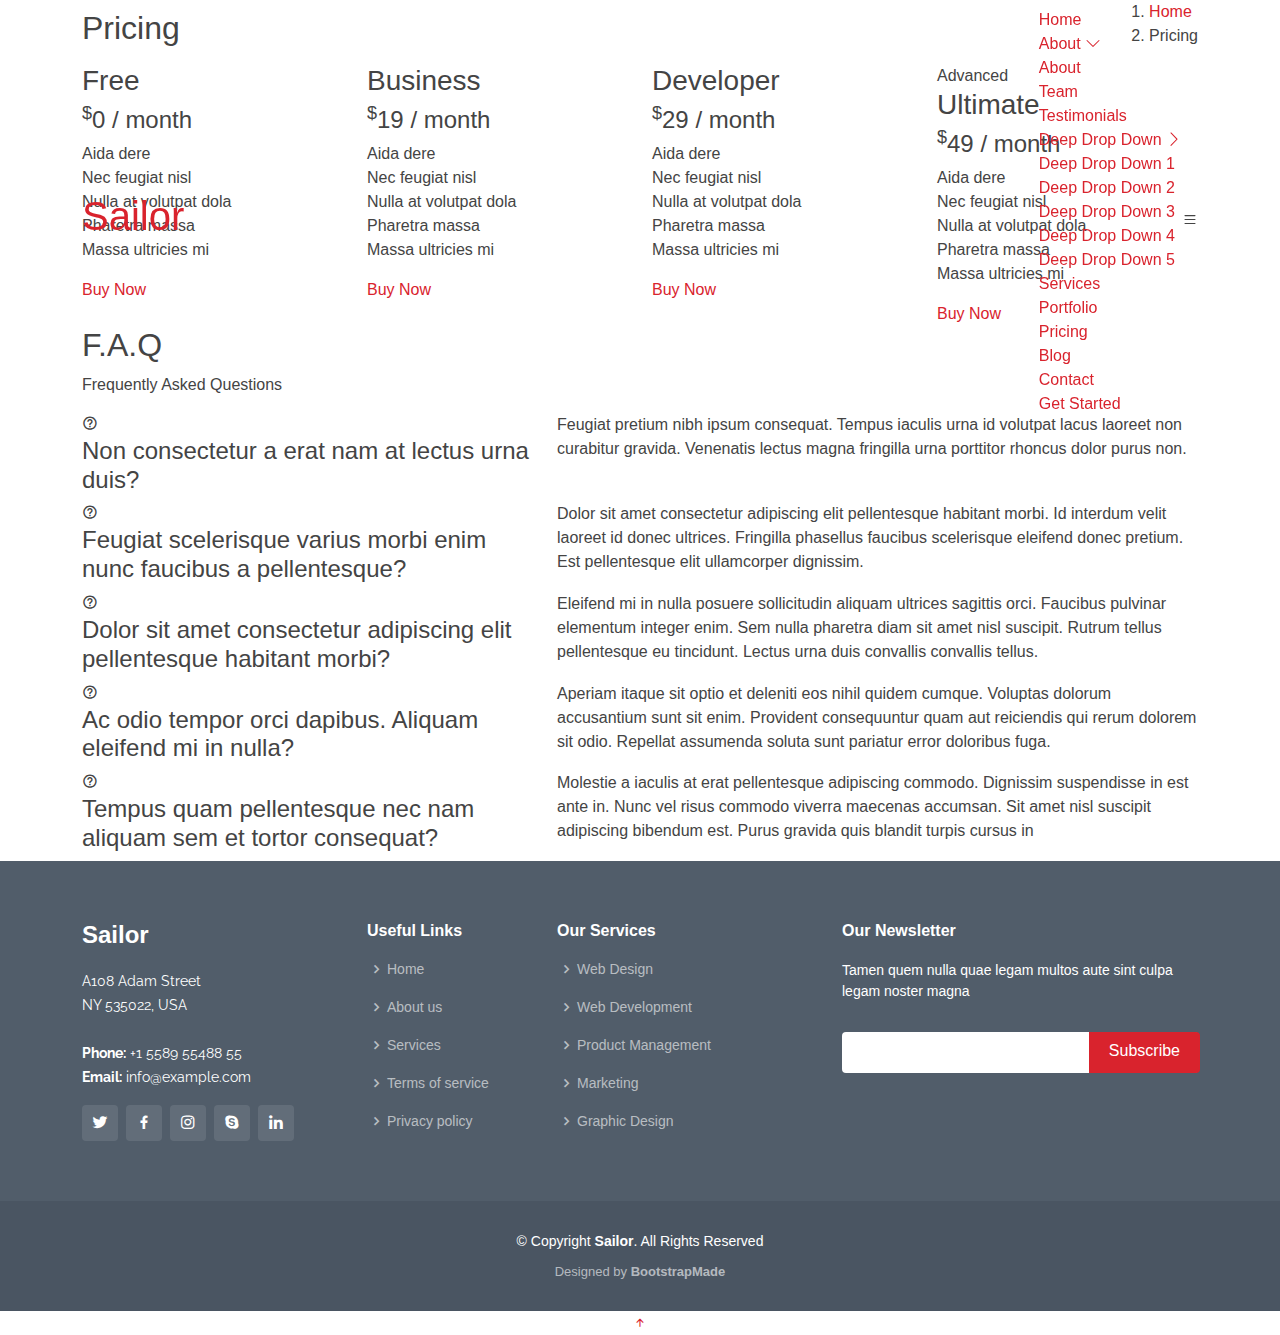
<file: pricing.html>
<!DOCTYPE html>
<html lang="en">

<head>
  <meta charset="utf-8">
  <meta content="width=device-width, initial-scale=1.0" name="viewport">

  <title>Pricing - Sailor Bootstrap Template</title>
  <meta content="" name="description">
  <meta content="" name="keywords">

  <!-- Favicons -->
  <link href="assets/img/favicon.png" rel="icon">
  <link href="assets/img/apple-touch-icon.png" rel="apple-touch-icon">

  <!-- Google Fonts -->
  <link href="https://fonts.googleapis.com/css?family=Open+Sans:300,300i,400,400i,600,600i,700,700i|Raleway:300,300i,400,400i,500,500i,600,600i,700,700i|Poppins:300,300i,400,400i,500,500i,600,600i,700,700i" rel="stylesheet">

  <!-- Vendor CSS Files -->
  <link href="assets/vendor/animate.css/animate.min.css" rel="stylesheet">
  <link href="assets/vendor/bootstrap/css/bootstrap.min.css" rel="stylesheet">
  <link href="assets/vendor/bootstrap-icons/bootstrap-icons.css" rel="stylesheet">
  <link href="assets/vendor/boxicons/css/boxicons.min.css" rel="stylesheet">
  <link href="assets/vendor/glightbox/css/glightbox.min.css" rel="stylesheet">
  <link href="assets/vendor/remixicon/remixicon.css" rel="stylesheet">
  <link href="assets/vendor/swiper/swiper-bundle.min.css" rel="stylesheet">

  <!-- Template Main CSS File -->
  <link href="assets/css/style.css" rel="stylesheet">

  <!-- =======================================================
  * Template Name: Sailor - v4.0.1
  * Template URL: https://bootstrapmade.com/sailor-free-bootstrap-theme/
  * Author: BootstrapMade.com
  * License: https://bootstrapmade.com/license/
  ======================================================== -->
</head>

<body>

  <!-- ======= Header ======= -->
  <header id="header" class="fixed-top d-flex align-items-center">
    <div class="container d-flex align-items-center">

      <h1 class="logo me-auto"><a href="index.html">Sailor</a></h1>
      <!-- Uncomment below if you prefer to use an image logo -->
      <!-- <a href="index.html" class="logo me-auto"><img src="assets/img/logo.png" alt="" class="img-fluid"></a>-->

      <nav id="navbar" class="navbar">
        <ul>
          <li><a href="index.html">Home</a></li>

          <li class="dropdown"><a href="#"><span>About</span> <i class="bi bi-chevron-down"></i></a>
            <ul>
              <li><a href="about.html">About</a></li>
              <li><a href="team.html">Team</a></li>
              <li><a href="testimonials.html">Testimonials</a></li>

              <li class="dropdown"><a href="#"><span>Deep Drop Down</span> <i class="bi bi-chevron-right"></i></a>
                <ul>
                  <li><a href="#">Deep Drop Down 1</a></li>
                  <li><a href="#">Deep Drop Down 2</a></li>
                  <li><a href="#">Deep Drop Down 3</a></li>
                  <li><a href="#">Deep Drop Down 4</a></li>
                  <li><a href="#">Deep Drop Down 5</a></li>
                </ul>
              </li>
            </ul>
          </li>
          <li><a href="services.html">Services</a></li>
          <li><a href="portfolio.html">Portfolio</a></li>
          <li><a href="pricing.html" class="active">Pricing</a></li>
          <li><a href="blog.html">Blog</a></li>

          <li><a href="contact.html">Contact</a></li>
          <li><a href="index.html" class="getstarted">Get Started</a></li>
        </ul>
        <i class="bi bi-list mobile-nav-toggle"></i>
      </nav><!-- .navbar -->

    </div>
  </header><!-- End Header -->

  <main id="main">

    <!-- ======= Breadcrumbs ======= -->
    <section id="breadcrumbs" class="breadcrumbs">
      <div class="container">

        <div class="d-flex justify-content-between align-items-center">
          <h2>Pricing</h2>
          <ol>
            <li><a href="index.html">Home</a></li>
            <li>Pricing</li>
          </ol>
        </div>

      </div>
    </section><!-- End Breadcrumbs -->

    <!-- ======= Pricing Section ======= -->
    <section id="pricing" class="pricing">
      <div class="container">

        <div class="row">

          <div class="col-lg-3 col-md-6">
            <div class="box">
              <h3>Free</h3>
              <h4><sup>$</sup>0<span> / month</span></h4>
              <ul>
                <li>Aida dere</li>
                <li>Nec feugiat nisl</li>
                <li>Nulla at volutpat dola</li>
                <li class="na">Pharetra massa</li>
                <li class="na">Massa ultricies mi</li>
              </ul>
              <div class="btn-wrap">
                <a href="#" class="btn-buy">Buy Now</a>
              </div>
            </div>
          </div>

          <div class="col-lg-3 col-md-6 mt-4 mt-md-0">
            <div class="box featured">
              <h3>Business</h3>
              <h4><sup>$</sup>19<span> / month</span></h4>
              <ul>
                <li>Aida dere</li>
                <li>Nec feugiat nisl</li>
                <li>Nulla at volutpat dola</li>
                <li>Pharetra massa</li>
                <li class="na">Massa ultricies mi</li>
              </ul>
              <div class="btn-wrap">
                <a href="#" class="btn-buy">Buy Now</a>
              </div>
            </div>
          </div>

          <div class="col-lg-3 col-md-6 mt-4 mt-lg-0">
            <div class="box">
              <h3>Developer</h3>
              <h4><sup>$</sup>29<span> / month</span></h4>
              <ul>
                <li>Aida dere</li>
                <li>Nec feugiat nisl</li>
                <li>Nulla at volutpat dola</li>
                <li>Pharetra massa</li>
                <li>Massa ultricies mi</li>
              </ul>
              <div class="btn-wrap">
                <a href="#" class="btn-buy">Buy Now</a>
              </div>
            </div>
          </div>

          <div class="col-lg-3 col-md-6 mt-4 mt-lg-0">
            <div class="box">
              <span class="advanced">Advanced</span>
              <h3>Ultimate</h3>
              <h4><sup>$</sup>49<span> / month</span></h4>
              <ul>
                <li>Aida dere</li>
                <li>Nec feugiat nisl</li>
                <li>Nulla at volutpat dola</li>
                <li>Pharetra massa</li>
                <li>Massa ultricies mi</li>
              </ul>
              <div class="btn-wrap">
                <a href="#" class="btn-buy">Buy Now</a>
              </div>
            </div>
          </div>

        </div>

      </div>
    </section><!-- End Pricing Section -->

    <!-- ======= Frequently Asked Questions Section ======= -->
    <section id="faq" class="faq">
      <div class="container">

        <div class="section-title">
          <h2>F.A.Q</h2>
          <p>Frequently Asked Questions</p>
        </div>

        <div class="row faq-item d-flex align-items-stretch">
          <div class="col-lg-5">
            <i class="bx bx-help-circle"></i>
            <h4>Non consectetur a erat nam at lectus urna duis?</h4>
          </div>
          <div class="col-lg-7">
            <p>
              Feugiat pretium nibh ipsum consequat. Tempus iaculis urna id volutpat lacus laoreet non curabitur gravida. Venenatis lectus magna fringilla urna porttitor rhoncus dolor purus non.
            </p>
          </div>
        </div><!-- End F.A.Q Item-->

        <div class="row faq-item d-flex align-items-stretch">
          <div class="col-lg-5">
            <i class="bx bx-help-circle"></i>
            <h4>Feugiat scelerisque varius morbi enim nunc faucibus a pellentesque?</h4>
          </div>
          <div class="col-lg-7">
            <p>
              Dolor sit amet consectetur adipiscing elit pellentesque habitant morbi. Id interdum velit laoreet id donec ultrices. Fringilla phasellus faucibus scelerisque eleifend donec pretium. Est pellentesque elit ullamcorper dignissim.
            </p>
          </div>
        </div><!-- End F.A.Q Item-->

        <div class="row faq-item d-flex align-items-stretch">
          <div class="col-lg-5">
            <i class="bx bx-help-circle"></i>
            <h4>Dolor sit amet consectetur adipiscing elit pellentesque habitant morbi?</h4>
          </div>
          <div class="col-lg-7">
            <p>
              Eleifend mi in nulla posuere sollicitudin aliquam ultrices sagittis orci. Faucibus pulvinar elementum integer enim. Sem nulla pharetra diam sit amet nisl suscipit. Rutrum tellus pellentesque eu tincidunt. Lectus urna duis convallis convallis tellus.
            </p>
          </div>
        </div><!-- End F.A.Q Item-->

        <div class="row faq-item d-flex align-items-stretch">
          <div class="col-lg-5">
            <i class="bx bx-help-circle"></i>
            <h4>Ac odio tempor orci dapibus. Aliquam eleifend mi in nulla?</h4>
          </div>
          <div class="col-lg-7">
            <p>
              Aperiam itaque sit optio et deleniti eos nihil quidem cumque. Voluptas dolorum accusantium sunt sit enim. Provident consequuntur quam aut reiciendis qui rerum dolorem sit odio. Repellat assumenda soluta sunt pariatur error doloribus fuga.
            </p>
          </div>
        </div><!-- End F.A.Q Item-->

        <div class="row faq-item d-flex align-items-stretch">
          <div class="col-lg-5">
            <i class="bx bx-help-circle"></i>
            <h4>Tempus quam pellentesque nec nam aliquam sem et tortor consequat?</h4>
          </div>
          <div class="col-lg-7">
            <p>
              Molestie a iaculis at erat pellentesque adipiscing commodo. Dignissim suspendisse in est ante in. Nunc vel risus commodo viverra maecenas accumsan. Sit amet nisl suscipit adipiscing bibendum est. Purus gravida quis blandit turpis cursus in
            </p>
          </div>
        </div><!-- End F.A.Q Item-->

      </div>
    </section><!-- End Frequently Asked Questions Section -->

  </main><!-- End #main -->

  <!-- ======= Footer ======= -->
  <footer id="footer">
    <div class="footer-top">
      <div class="container">
        <div class="row">

          <div class="col-lg-3 col-md-6">
            <div class="footer-info">
              <h3>Sailor</h3>
              <p>
                A108 Adam Street <br>
                NY 535022, USA<br><br>
                <strong>Phone:</strong> +1 5589 55488 55<br>
                <strong>Email:</strong> info@example.com<br>
              </p>
              <div class="social-links mt-3">
                <a href="#" class="twitter"><i class="bx bxl-twitter"></i></a>
                <a href="#" class="facebook"><i class="bx bxl-facebook"></i></a>
                <a href="#" class="instagram"><i class="bx bxl-instagram"></i></a>
                <a href="#" class="google-plus"><i class="bx bxl-skype"></i></a>
                <a href="#" class="linkedin"><i class="bx bxl-linkedin"></i></a>
              </div>
            </div>
          </div>

          <div class="col-lg-2 col-md-6 footer-links">
            <h4>Useful Links</h4>
            <ul>
              <li><i class="bx bx-chevron-right"></i> <a href="#">Home</a></li>
              <li><i class="bx bx-chevron-right"></i> <a href="#">About us</a></li>
              <li><i class="bx bx-chevron-right"></i> <a href="#">Services</a></li>
              <li><i class="bx bx-chevron-right"></i> <a href="#">Terms of service</a></li>
              <li><i class="bx bx-chevron-right"></i> <a href="#">Privacy policy</a></li>
            </ul>
          </div>

          <div class="col-lg-3 col-md-6 footer-links">
            <h4>Our Services</h4>
            <ul>
              <li><i class="bx bx-chevron-right"></i> <a href="#">Web Design</a></li>
              <li><i class="bx bx-chevron-right"></i> <a href="#">Web Development</a></li>
              <li><i class="bx bx-chevron-right"></i> <a href="#">Product Management</a></li>
              <li><i class="bx bx-chevron-right"></i> <a href="#">Marketing</a></li>
              <li><i class="bx bx-chevron-right"></i> <a href="#">Graphic Design</a></li>
            </ul>
          </div>

          <div class="col-lg-4 col-md-6 footer-newsletter">
            <h4>Our Newsletter</h4>
            <p>Tamen quem nulla quae legam multos aute sint culpa legam noster magna</p>
            <form action="" method="post">
              <input type="email" name="email"><input type="submit" value="Subscribe">
            </form>

          </div>

        </div>
      </div>
    </div>

    <div class="container">
      <div class="copyright">
        &copy; Copyright <strong><span>Sailor</span></strong>. All Rights Reserved
      </div>
      <div class="credits">
        <!-- All the links in the footer should remain intact. -->
        <!-- You can delete the links only if you purchased the pro version. -->
        <!-- Licensing information: https://bootstrapmade.com/license/ -->
        <!-- Purchase the pro version with working PHP/AJAX contact form: https://bootstrapmade.com/sailor-free-bootstrap-theme/ -->
        Designed by <a href="https://bootstrapmade.com/">BootstrapMade</a>
      </div>
    </div>
  </footer><!-- End Footer -->

  <a href="#" class="back-to-top d-flex align-items-center justify-content-center"><i class="bi bi-arrow-up-short"></i></a>

  <!-- Vendor JS Files -->
  <script src="assets/vendor/bootstrap/js/bootstrap.bundle.min.js"></script>
  <script src="assets/vendor/glightbox/js/glightbox.min.js"></script>
  <script src="assets/vendor/isotope-layout/isotope.pkgd.min.js"></script>
  <script src="assets/vendor/php-email-form/validate.js"></script>
  <script src="assets/vendor/swiper/swiper-bundle.min.js"></script>
  <script src="assets/vendor/waypoints/noframework.waypoints.js"></script>

  <!-- Template Main JS File -->
  <script src="assets/js/main.js"></script>

</body>

</html>
</file>
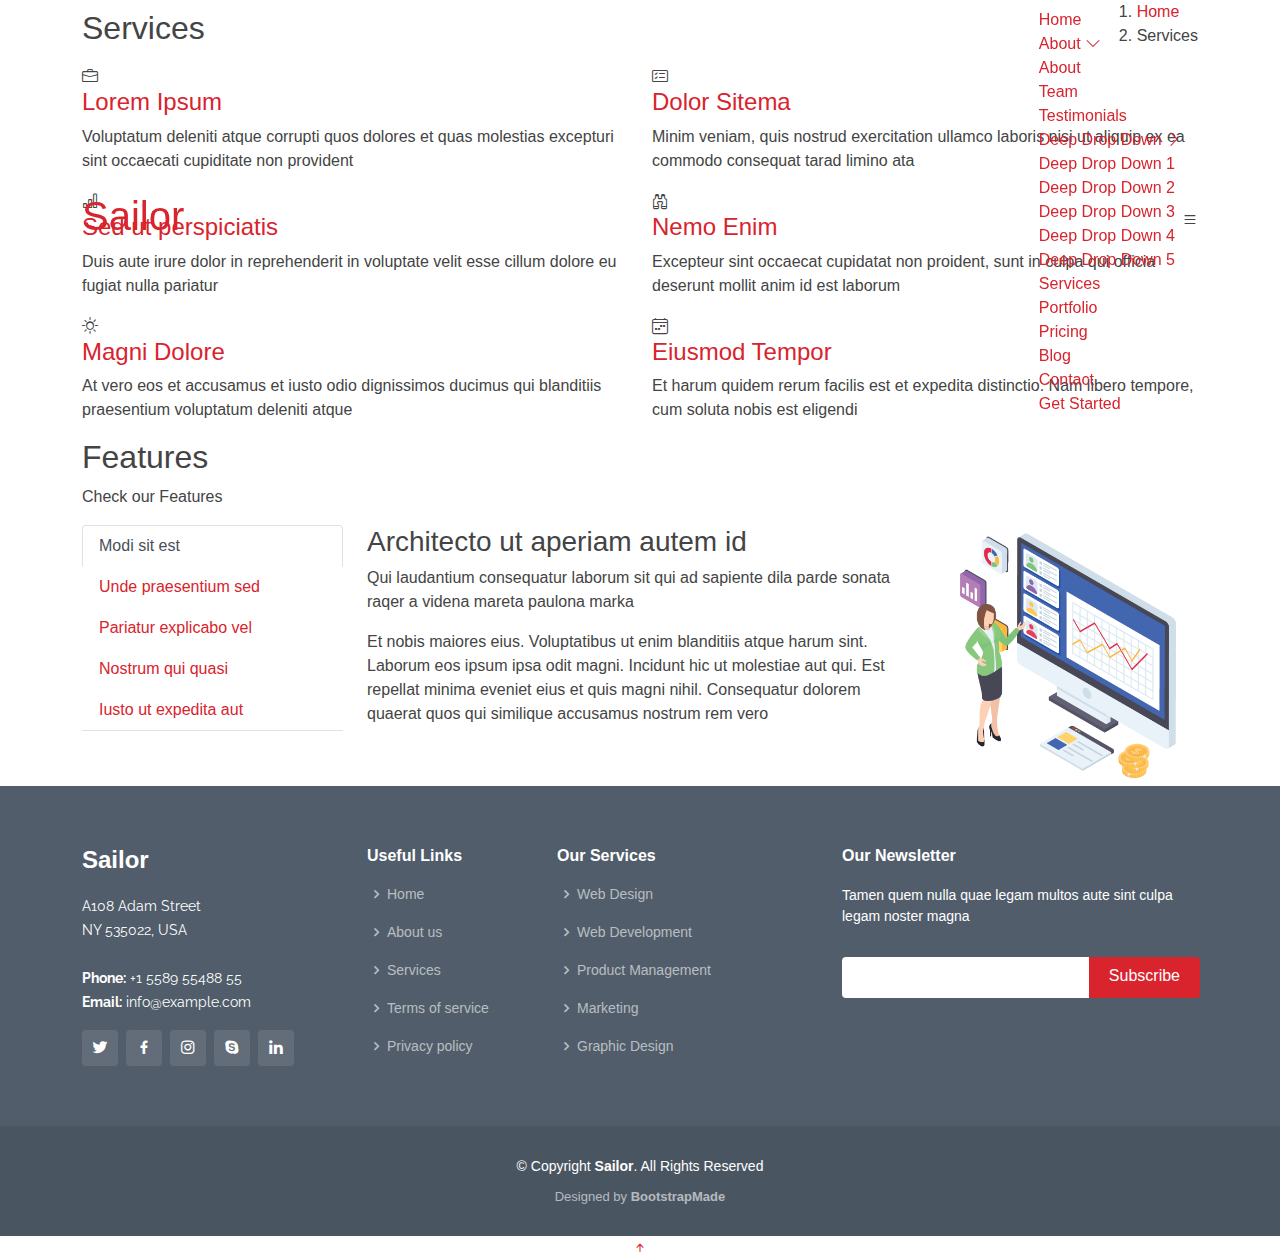
<file: services.html>
<!DOCTYPE html>
<html lang="en">

<head>
  <meta charset="utf-8">
  <meta content="width=device-width, initial-scale=1.0" name="viewport">

  <title>Services - Sailor Bootstrap Template</title>
  <meta content="" name="description">
  <meta content="" name="keywords">

  <!-- Favicons -->
  <link href="assets/img/favicon.png" rel="icon">
  <link href="assets/img/apple-touch-icon.png" rel="apple-touch-icon">

  <!-- Google Fonts -->
  <link href="https://fonts.googleapis.com/css?family=Open+Sans:300,300i,400,400i,600,600i,700,700i|Raleway:300,300i,400,400i,500,500i,600,600i,700,700i|Poppins:300,300i,400,400i,500,500i,600,600i,700,700i" rel="stylesheet">

  <!-- Vendor CSS Files -->
  <link href="assets/vendor/animate.css/animate.min.css" rel="stylesheet">
  <link href="assets/vendor/bootstrap/css/bootstrap.min.css" rel="stylesheet">
  <link href="assets/vendor/bootstrap-icons/bootstrap-icons.css" rel="stylesheet">
  <link href="assets/vendor/boxicons/css/boxicons.min.css" rel="stylesheet">
  <link href="assets/vendor/glightbox/css/glightbox.min.css" rel="stylesheet">
  <link href="assets/vendor/remixicon/remixicon.css" rel="stylesheet">
  <link href="assets/vendor/swiper/swiper-bundle.min.css" rel="stylesheet">

  <!-- Template Main CSS File -->
  <link href="assets/css/style.css" rel="stylesheet">

  <!-- =======================================================
  * Template Name: Sailor - v4.0.1
  * Template URL: https://bootstrapmade.com/sailor-free-bootstrap-theme/
  * Author: BootstrapMade.com
  * License: https://bootstrapmade.com/license/
  ======================================================== -->
</head>

<body>

  <!-- ======= Header ======= -->
  <header id="header" class="fixed-top d-flex align-items-center">
    <div class="container d-flex align-items-center">

      <h1 class="logo me-auto"><a href="index.html">Sailor</a></h1>
      <!-- Uncomment below if you prefer to use an image logo -->
      <!-- <a href="index.html" class="logo me-auto"><img src="assets/img/logo.png" alt="" class="img-fluid"></a>-->

      <nav id="navbar" class="navbar">
        <ul>
          <li><a href="index.html">Home</a></li>

          <li class="dropdown"><a href="#"><span>About</span> <i class="bi bi-chevron-down"></i></a>
            <ul>
              <li><a href="about.html">About</a></li>
              <li><a href="team.html">Team</a></li>
              <li><a href="testimonials.html">Testimonials</a></li>

              <li class="dropdown"><a href="#"><span>Deep Drop Down</span> <i class="bi bi-chevron-right"></i></a>
                <ul>
                  <li><a href="#">Deep Drop Down 1</a></li>
                  <li><a href="#">Deep Drop Down 2</a></li>
                  <li><a href="#">Deep Drop Down 3</a></li>
                  <li><a href="#">Deep Drop Down 4</a></li>
                  <li><a href="#">Deep Drop Down 5</a></li>
                </ul>
              </li>
            </ul>
          </li>
          <li><a href="services.html" class="active">Services</a></li>
          <li><a href="portfolio.html">Portfolio</a></li>
          <li><a href="pricing.html">Pricing</a></li>
          <li><a href="blog.html">Blog</a></li>

          <li><a href="contact.html">Contact</a></li>
          <li><a href="index.html" class="getstarted">Get Started</a></li>
        </ul>
        <i class="bi bi-list mobile-nav-toggle"></i>
      </nav><!-- .navbar -->

    </div>
  </header><!-- End Header -->

  <main id="main">

    <!-- ======= Breadcrumbs ======= -->
    <section id="breadcrumbs" class="breadcrumbs">
      <div class="container">

        <div class="d-flex justify-content-between align-items-center">
          <h2>Services</h2>
          <ol>
            <li><a href="index.html">Home</a></li>
            <li>Services</li>
          </ol>
        </div>

      </div>
    </section><!-- End Breadcrumbs -->

    <!-- ======= Services Section ======= -->
    <section id="services" class="services">
      <div class="container">

        <div class="row">
          <div class="col-md-6">
            <div class="icon-box">
              <i class="bi bi-briefcase"></i>
              <h4><a href="#">Lorem Ipsum</a></h4>
              <p>Voluptatum deleniti atque corrupti quos dolores et quas molestias excepturi sint occaecati cupiditate non provident</p>
            </div>
          </div>
          <div class="col-md-6 mt-4 mt-md-0">
            <div class="icon-box">
              <i class="bi bi-card-checklist"></i>
              <h4><a href="#">Dolor Sitema</a></h4>
              <p>Minim veniam, quis nostrud exercitation ullamco laboris nisi ut aliquip ex ea commodo consequat tarad limino ata</p>
            </div>
          </div>
          <div class="col-md-6 mt-4 mt-md-0">
            <div class="icon-box">
              <i class="bi bi-bar-chart"></i>
              <h4><a href="#">Sed ut perspiciatis</a></h4>
              <p>Duis aute irure dolor in reprehenderit in voluptate velit esse cillum dolore eu fugiat nulla pariatur</p>
            </div>
          </div>
          <div class="col-md-6 mt-4 mt-md-0">
            <div class="icon-box">
              <i class="bi bi-binoculars"></i>
              <h4><a href="#">Nemo Enim</a></h4>
              <p>Excepteur sint occaecat cupidatat non proident, sunt in culpa qui officia deserunt mollit anim id est laborum</p>
            </div>
          </div>
          <div class="col-md-6 mt-4 mt-md-0">
            <div class="icon-box">
              <i class="bi bi-brightness-high"></i>
              <h4><a href="#">Magni Dolore</a></h4>
              <p>At vero eos et accusamus et iusto odio dignissimos ducimus qui blanditiis praesentium voluptatum deleniti atque</p>
            </div>
          </div>
          <div class="col-md-6 mt-4 mt-md-0">
            <div class="icon-box">
              <i class="bi bi-calendar4-week"></i>
              <h4><a href="#">Eiusmod Tempor</a></h4>
              <p>Et harum quidem rerum facilis est et expedita distinctio. Nam libero tempore, cum soluta nobis est eligendi</p>
            </div>
          </div>
        </div>

      </div>
    </section><!-- End Services Section -->

    <!-- ======= Features Section ======= -->
    <section id="features" class="features">
      <div class="container">

        <div class="section-title">
          <h2>Features</h2>
          <p>Check our Features</p>
        </div>

        <div class="row">
          <div class="col-lg-3">
            <ul class="nav nav-tabs flex-column">
              <li class="nav-item">
                <a class="nav-link active show" data-bs-toggle="tab" href="#tab-1">Modi sit est</a>
              </li>
              <li class="nav-item">
                <a class="nav-link" data-bs-toggle="tab" href="#tab-2">Unde praesentium sed</a>
              </li>
              <li class="nav-item">
                <a class="nav-link" data-bs-toggle="tab" href="#tab-3">Pariatur explicabo vel</a>
              </li>
              <li class="nav-item">
                <a class="nav-link" data-bs-toggle="tab" href="#tab-4">Nostrum qui quasi</a>
              </li>
              <li class="nav-item">
                <a class="nav-link" data-bs-toggle="tab" href="#tab-5">Iusto ut expedita aut</a>
              </li>
            </ul>
          </div>
          <div class="col-lg-9 mt-4 mt-lg-0">
            <div class="tab-content">
              <div class="tab-pane active show" id="tab-1">
                <div class="row">
                  <div class="col-lg-8 details order-2 order-lg-1">
                    <h3>Architecto ut aperiam autem id</h3>
                    <p class="font-italic">Qui laudantium consequatur laborum sit qui ad sapiente dila parde sonata raqer a videna mareta paulona marka</p>
                    <p>Et nobis maiores eius. Voluptatibus ut enim blanditiis atque harum sint. Laborum eos ipsum ipsa odit magni. Incidunt hic ut molestiae aut qui. Est repellat minima eveniet eius et quis magni nihil. Consequatur dolorem quaerat quos qui similique accusamus nostrum rem vero</p>
                  </div>
                  <div class="col-lg-4 text-center order-1 order-lg-2">
                    <img src="assets/img/features-1.png" alt="" class="img-fluid">
                  </div>
                </div>
              </div>
              <div class="tab-pane" id="tab-2">
                <div class="row">
                  <div class="col-lg-8 details order-2 order-lg-1">
                    <h3>Et blanditiis nemo veritatis excepturi</h3>
                    <p class="font-italic">Qui laudantium consequatur laborum sit qui ad sapiente dila parde sonata raqer a videna mareta paulona marka</p>
                    <p>Ea ipsum voluptatem consequatur quis est. Illum error ullam omnis quia et reiciendis sunt sunt est. Non aliquid repellendus itaque accusamus eius et velit ipsa voluptates. Optio nesciunt eaque beatae accusamus lerode pakto madirna desera vafle de nideran pal</p>
                  </div>
                  <div class="col-lg-4 text-center order-1 order-lg-2">
                    <img src="assets/img/features-2.png" alt="" class="img-fluid">
                  </div>
                </div>
              </div>
              <div class="tab-pane" id="tab-3">
                <div class="row">
                  <div class="col-lg-8 details order-2 order-lg-1">
                    <h3>Impedit facilis occaecati odio neque aperiam sit</h3>
                    <p class="font-italic">Eos voluptatibus quo. Odio similique illum id quidem non enim fuga. Qui natus non sunt dicta dolor et. In asperiores velit quaerat perferendis aut</p>
                    <p>Iure officiis odit rerum. Harum sequi eum illum corrupti culpa veritatis quisquam. Neque necessitatibus illo rerum eum ut. Commodi ipsam minima molestiae sed laboriosam a iste odio. Earum odit nesciunt fugiat sit ullam. Soluta et harum voluptatem optio quae</p>
                  </div>
                  <div class="col-lg-4 text-center order-1 order-lg-2">
                    <img src="assets/img/features-3.png" alt="" class="img-fluid">
                  </div>
                </div>
              </div>
              <div class="tab-pane" id="tab-4">
                <div class="row">
                  <div class="col-lg-8 details order-2 order-lg-1">
                    <h3>Fuga dolores inventore laboriosam ut est accusamus laboriosam dolore</h3>
                    <p class="font-italic">Totam aperiam accusamus. Repellat consequuntur iure voluptas iure porro quis delectus</p>
                    <p>Eaque consequuntur consequuntur libero expedita in voluptas. Nostrum ipsam necessitatibus aliquam fugiat debitis quis velit. Eum ex maxime error in consequatur corporis atque. Eligendi asperiores sed qui veritatis aperiam quia a laborum inventore</p>
                  </div>
                  <div class="col-lg-4 text-center order-1 order-lg-2">
                    <img src="assets/img/features-4.png" alt="" class="img-fluid">
                  </div>
                </div>
              </div>
              <div class="tab-pane" id="tab-5">
                <div class="row">
                  <div class="col-lg-8 details order-2 order-lg-1">
                    <h3>Est eveniet ipsam sindera pad rone matrelat sando reda</h3>
                    <p class="font-italic">Omnis blanditiis saepe eos autem qui sunt debitis porro quia.</p>
                    <p>Exercitationem nostrum omnis. Ut reiciendis repudiandae minus. Omnis recusandae ut non quam ut quod eius qui. Ipsum quia odit vero atque qui quibusdam amet. Occaecati sed est sint aut vitae molestiae voluptate vel</p>
                  </div>
                  <div class="col-lg-4 text-center order-1 order-lg-2">
                    <img src="assets/img/features-5.png" alt="" class="img-fluid">
                  </div>
                </div>
              </div>
            </div>
          </div>
        </div>

      </div>
    </section><!-- End Features Section -->

  </main><!-- End #main -->

  <!-- ======= Footer ======= -->
  <footer id="footer">
    <div class="footer-top">
      <div class="container">
        <div class="row">

          <div class="col-lg-3 col-md-6">
            <div class="footer-info">
              <h3>Sailor</h3>
              <p>
                A108 Adam Street <br>
                NY 535022, USA<br><br>
                <strong>Phone:</strong> +1 5589 55488 55<br>
                <strong>Email:</strong> info@example.com<br>
              </p>
              <div class="social-links mt-3">
                <a href="#" class="twitter"><i class="bx bxl-twitter"></i></a>
                <a href="#" class="facebook"><i class="bx bxl-facebook"></i></a>
                <a href="#" class="instagram"><i class="bx bxl-instagram"></i></a>
                <a href="#" class="google-plus"><i class="bx bxl-skype"></i></a>
                <a href="#" class="linkedin"><i class="bx bxl-linkedin"></i></a>
              </div>
            </div>
          </div>

          <div class="col-lg-2 col-md-6 footer-links">
            <h4>Useful Links</h4>
            <ul>
              <li><i class="bx bx-chevron-right"></i> <a href="#">Home</a></li>
              <li><i class="bx bx-chevron-right"></i> <a href="#">About us</a></li>
              <li><i class="bx bx-chevron-right"></i> <a href="#">Services</a></li>
              <li><i class="bx bx-chevron-right"></i> <a href="#">Terms of service</a></li>
              <li><i class="bx bx-chevron-right"></i> <a href="#">Privacy policy</a></li>
            </ul>
          </div>

          <div class="col-lg-3 col-md-6 footer-links">
            <h4>Our Services</h4>
            <ul>
              <li><i class="bx bx-chevron-right"></i> <a href="#">Web Design</a></li>
              <li><i class="bx bx-chevron-right"></i> <a href="#">Web Development</a></li>
              <li><i class="bx bx-chevron-right"></i> <a href="#">Product Management</a></li>
              <li><i class="bx bx-chevron-right"></i> <a href="#">Marketing</a></li>
              <li><i class="bx bx-chevron-right"></i> <a href="#">Graphic Design</a></li>
            </ul>
          </div>

          <div class="col-lg-4 col-md-6 footer-newsletter">
            <h4>Our Newsletter</h4>
            <p>Tamen quem nulla quae legam multos aute sint culpa legam noster magna</p>
            <form action="" method="post">
              <input type="email" name="email"><input type="submit" value="Subscribe">
            </form>

          </div>

        </div>
      </div>
    </div>

    <div class="container">
      <div class="copyright">
        &copy; Copyright <strong><span>Sailor</span></strong>. All Rights Reserved
      </div>
      <div class="credits">
        <!-- All the links in the footer should remain intact. -->
        <!-- You can delete the links only if you purchased the pro version. -->
        <!-- Licensing information: https://bootstrapmade.com/license/ -->
        <!-- Purchase the pro version with working PHP/AJAX contact form: https://bootstrapmade.com/sailor-free-bootstrap-theme/ -->
        Designed by <a href="https://bootstrapmade.com/">BootstrapMade</a>
      </div>
    </div>
  </footer><!-- End Footer -->

  <a href="#" class="back-to-top d-flex align-items-center justify-content-center"><i class="bi bi-arrow-up-short"></i></a>

  <!-- Vendor JS Files -->
  <script src="assets/vendor/bootstrap/js/bootstrap.bundle.min.js"></script>
  <script src="assets/vendor/glightbox/js/glightbox.min.js"></script>
  <script src="assets/vendor/isotope-layout/isotope.pkgd.min.js"></script>
  <script src="assets/vendor/php-email-form/validate.js"></script>
  <script src="assets/vendor/swiper/swiper-bundle.min.js"></script>
  <script src="assets/vendor/waypoints/noframework.waypoints.js"></script>

  <!-- Template Main JS File -->
  <script src="assets/js/main.js"></script>

</body>

</html>
</file>
<file: component-navbar.css>
ul {
    list-style-type: none;
    margin: 0;
    padding: 0;
    overflow: hidden;
  }
  
  li {
    float: left;
  }
  li a {
    display: block;
    padding: 8px;
    background-color: #dddddd;
  }
</file>
<file: style2.css>
.container {
    font-family: Arial, Helvetica, sans-serif ;
     color: #23242A;
}
.container {
    display: flex;
}
.h1 {
    font-size: 52px;
    font-weight: 700;
    font-style: normal
}
.p {
    font-size: 28px;
    font-weight: 400;
    font-style: normal;
}
/* .left img {
    width: 100%;
} */
.left {
    width: 40%;
}
.right {
    width: 60%;
}
.left .below {
    background-image: url("image/image3.png");
    height: 200%;
    background-position: center;
    background-repeat: no-repeat;
    background-size: cover;
}
.container {
    text-align: center;
  }
.video {
    position: absolute;
    top: 50%;
    left: 50%;
}
</file>
<file: assets/css/style.css>
/**
* Template Name: Sailor - v4.0.1
* Template URL: https://bootstrapmade.com/sailor-free-bootstrap-theme/
* Author: BootstrapMade.com
* License: https://bootstrapmade.com/license/
*/

/*--------------------------------------------------------------
# General
--------------------------------------------------------------*/
html {
  height: 100%;
}

body {
  /* font-family: "Open Sans", sans-serif; */
  font-family: 'Roboto', sans-serif;
  color: #444444;
  height: 100%;
}
.row margin-auto {
  font-family: 'Roboto', sans-serif;
}
.p { 
  font-family: 'Roboto', sans-serif;
}
a {
  text-decoration: none;
  color: #d9232d;
}

a:hover {
  color: #e24d55;
  text-decoration: none;
}

/* h1, h2, h3, h4, h5, h6 {
  font-family: "Roboto", sans-serif;
} */

/* Custom css */
/* * {
  font-family: robo;
} */
.landing-header-bg-1 {
  background-image: url('../img/background/bg-header-1.png');
  background-repeat: no-repeat;
  background-size: 100% 100%;
  background-color: transparent;
}
.landing-header-bg-2 {
  background-image: url('../img/background/bg-header-2.png');
  background-repeat: no-repeat;
  background-size: 100% 100%;
  background-color: transparent;
}

.landing-header .landing-header-section {
  height: 140px;
}

.landing-header .row p{
  font-size: 18px;
}

.landing-letter-spacing {
  letter-spacing: 2px;
}

.landing-header-section-right {
  margin: auto 0;
}

.landing-header-text {
  font-size: 12px;
  min-width: 102px;
}

.landing-header-font-weight {
  font-weight: bold;
}

.landing-header-section-left {
  margin-top: 60px;
  margin-right: auto;
}

.landing-header-section-left h1 {
  font-size: 50px;
}
.landing-header-section-left h5 {
  font-size: 20px;
  margin: 0px;
  position: relative;
  top: 8px;
}
.landing-header-section-left .landing-letter-spacing {
  letter-spacing: 5px;
}

.landing-header-right {
  padding: 30px;
}
.landing-header-right img {
  width: 100px;
  min-width: 100px;
}

.landing-header-button {
  border: 2px white solid;
  border-radius: 30%;
  padding: 5px 15px;
}

/* Button */
.custom-btn {
  background-color: transparent;
  padding: 5px 15px;
  cursor: pointer;
  border-radius: 2rem;
}

/* Green */
.btn-white {
  border: 2px white solid;
  color: white;
}

.btn-border-none {
  border: 0px;
}

.font-family {
  font-family: 'Roboto', sans-serif;
}

.receive-form {
  width: 400px;
  margin: auto;
}

.text-in-picture {
  padding: 0 35px;
  margin: auto;
  position: relative;
  top: -125px;
}

.receive-form button {
  width: 250px;
  background-color: #f35b7d;
  color: white;
  border-radius: 2rem;
}
.receive-form input {
  width: 250px;
  background-color: #5cc6fa;
  color: white;
  border-radius: 2rem;
}
.receive-form input::placeholder {
  color: white;
}
.introduction-text {
  padding: 20px;
}

.coner {
  display: flex;
  justify-content: flex-end;
  align-items: flex-end;
  min-height: 0%;
}

.coner img {
  width: 15%;
}

.margin-auto {
  margin: auto;
}
.margin-2 {
  margin: 2px;
}

.corner-2 img{
  width: 100%;
}

@media screen and (max-width: 900px) {
  .landing-header-right img {
    width: 90px;
    min-width: 90px;
  }
  .receive-form {
    width: 300px;
  }
  .coner {
    min-height: 42%;
  }
  .coner img {
    width: 20%;
  }
  .text-in-picture {
    padding: 0 40px;
    font-size: 14px;
    top: -120px;
  }
  .landing-header-section-left {
    margin-left: 30px;
  }
}

@media screen and (max-width: 600px) {
  .landing-header-right img {
    width: 80px;
    min-width: 80px;
  }
  .landing-header-section-right {
    font-size: 12px;
    margin-left: auto;
    width: 150px;
  }
  .landing-header-section-left {
    margin-left: 10px;
    margin-top: 0px;
  }
  .landing-header-section-left h5 {
    font-size: 16px;
  }
  .landing-header-section-left h1 {
    font-size: 40px;
  }
  .landing-header-right img {
    margin-left: 10px
  }
  .receive-form {
    width: 250px;
  }
  .landing-header {
    background-size: 100% 80%;
    background-color: transparent;
  }
  .coner img {
    width: 30%;
  }
  .coner {
    min-height: 0%;
  }
  .text-in-picture {
    padding: 0 20px;
    font-size: 12px;
    top: -80px;
  }
  .landing-header-bg-2 .row .brand-name {
    font-size: 16px;
  }
  .landing-header-bg-2 .landing-header-right {
    margin-left: 20px;
  }
}


/*--------------------------------------------------------------
# Footer
--------------------------------------------------------------*/
#footer {
  background: #4a5562;
  padding: 0 0 30px 0;
  color: #fff;
  font-size: 14px;
}

#footer .footer-top {
  background: #515d6a;
  padding: 60px 0 30px 0;
}

#footer .footer-top .footer-info {
  margin-bottom: 30px;
}

#footer .footer-top .footer-info h3 {
  font-size: 24px;
  margin: 0 0 20px 0;
  padding: 2px 0 2px 0;
  line-height: 1;
  font-weight: 700;
}

#footer .footer-top .footer-info p {
  font-size: 14px;
  line-height: 24px;
  margin-bottom: 0;
  font-family: "Raleway", sans-serif;
  color: #fff;
}

#footer .footer-top .social-links a {
  font-size: 18px;
  display: inline-block;
  background: rgba(255, 255, 255, 0.1);
  color: #fff;
  line-height: 1;
  padding: 8px 0;
  margin-right: 4px;
  border-radius: 4px;
  text-align: center;
  width: 36px;
  height: 36px;
  transition: 0.3s;
}

#footer .footer-top .social-links a:hover {
  background: #d9232d;
  color: #fff;
  text-decoration: none;
}

#footer .footer-top h4 {
  font-size: 16px;
  font-weight: 600;
  color: #fff;
  position: relative;
  padding-bottom: 12px;
}

#footer .footer-top .footer-links {
  margin-bottom: 30px;
}

#footer .footer-top .footer-links ul {
  list-style: none;
  padding: 0;
  margin: 0;
}

#footer .footer-top .footer-links ul i {
  padding-right: 2px;
  color: rgba(255, 255, 255, 0.6);
  font-size: 18px;
  line-height: 1;
}

#footer .footer-top .footer-links ul li {
  padding: 10px 0;
  display: flex;
  align-items: center;
}

#footer .footer-top .footer-links ul li:first-child {
  padding-top: 0;
}

#footer .footer-top .footer-links ul a {
  color: rgba(255, 255, 255, 0.6);
  transition: 0.3s;
  display: inline-block;
  line-height: 1;
}

#footer .footer-top .footer-links ul a:hover {
  color: white;
}

#footer .footer-top .footer-newsletter form {
  margin-top: 30px;
  background: #fff;
  padding: 6px 10px;
  position: relative;
  border-radius: 4px;
}

#footer .footer-top .footer-newsletter form input[type="email"] {
  border: 0;
  padding: 4px;
  width: calc(100% - 110px);
}

#footer .footer-top .footer-newsletter form input[type="submit"] {
  position: absolute;
  top: 0;
  right: -2px;
  bottom: 0;
  border: 0;
  background: none;
  font-size: 16px;
  padding: 0 20px 2px 20px;
  background: #d9232d;
  color: #fff;
  transition: 0.3s;
  border-radius: 0 4px 4px 0;
}

#footer .footer-top .footer-newsletter form input[type="submit"]:hover {
  background: #df3740;
}

#footer .copyright {
  text-align: center;
  padding-top: 30px;
}

#footer .credits {
  padding-top: 10px;
  text-align: center;
  font-size: 13px;
  color: rgba(255, 255, 255, 0.6);
}

#footer .credits a {
  color: rgba(255, 255, 255, 0.6);
  transition: 0.3s;
  font-weight: 600;
}

#footer .credits a:hover {
  color: white;
}

/* Features */
ul {
  list-style: none;
  padding: 0px;
}
.container-scroll {
  max-height: 100vh;
  overflow-y: scroll;
  -ms-scroll-snap-type: y mandatory;
  scroll-snap-type: y mandatory;
}

.scroll {
  scroll-snap-align: start;
}
</file>
